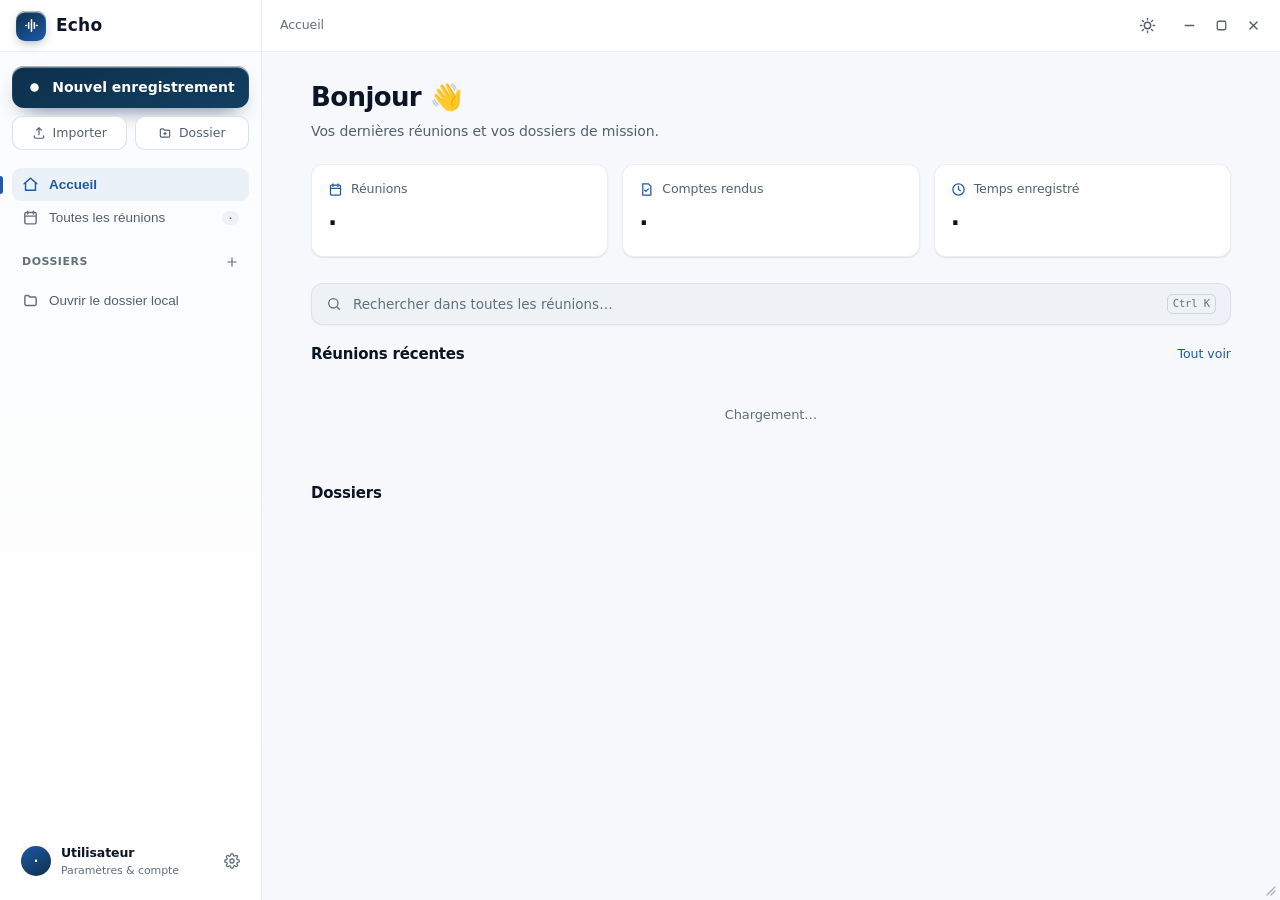
<file: ui/index.html>
<!doctype html>
<html lang="fr">
<head>
<meta charset="utf-8" />
<meta name="viewport" content="width=device-width, initial-scale=1" />
<!-- Only the app's own files run here: no remote script, style, frame or fetch. Inline
     scripts/styles stay allowed (the page builds its views with inline style attributes).
     Audio and images: the app files, data: URIs and the recordings virtual host. -->
<meta http-equiv="Content-Security-Policy" content="default-src 'self' file:; script-src 'self' file: 'unsafe-inline'; style-src 'self' file: 'unsafe-inline'; img-src 'self' file: data: https://echo-recordings; media-src 'self' data: blob: https://echo-recordings; font-src 'self' file: data:; frame-src 'self' about: data:; connect-src 'none'; object-src 'none'; base-uri 'none'; form-action 'none'" />
<title>Echo</title>
<link rel="stylesheet" href="app.css" />
</head>
<body>
<div class="win">
  <!-- ============ BARRE DE TITRE ============ -->
  <div class="titlebar pywebview-drag-region">
    <div class="tb-brand">
      <div class="logo"><svg viewBox="0 0 24 24" fill="none" stroke="currentColor" stroke-width="2.2" stroke-linecap="round"><path d="M4 12h1M8 8v8M12 4v16M16 8v8M20 12h-1"/></svg></div>
      <div class="wordmark">Echo</div>
    </div>
    <div class="tb-center"><div class="breadcrumb" id="crumb"><span data-i18n="nav_home">Accueil</span></div></div>
    <div class="tb-right">
      <button class="icon-btn" id="themeBtn" title="Thème clair / sombre" data-i18n-title="theme_toggle"><svg viewBox="0 0 24 24" fill="none" stroke="currentColor" stroke-width="2" stroke-linecap="round"><circle cx="12" cy="12" r="4.5"/><path d="M12 2v2M12 20v2M4.9 4.9l1.4 1.4M17.7 17.7l1.4 1.4M2 12h2M20 12h2M4.9 19.1l1.4-1.4M17.7 6.3l1.4-1.4"/></svg></button>
      <div class="win-controls">
        <button class="icon-btn" id="winMin" title="Réduire" data-i18n-title="win_min"><svg viewBox="0 0 24 24" fill="none" stroke="currentColor" stroke-width="2" stroke-linecap="round"><path d="M6 12h12"/></svg></button>
        <button class="icon-btn" id="winMax" title="Agrandir" data-i18n-title="win_max"><svg viewBox="0 0 24 24" fill="none" stroke="currentColor" stroke-width="1.8"><rect x="6" y="6" width="12" height="12" rx="2"/></svg></button>
        <button class="icon-btn close" id="winClose" title="Fermer (Echo continue dans la zone de notification)" data-i18n-title="win_close"><svg viewBox="0 0 24 24" fill="none" stroke="currentColor" stroke-width="2" stroke-linecap="round"><path d="M7 7l10 10M17 7L7 17"/></svg></button>
      </div>
    </div>
  </div>

  <!-- ============ COQUE ============ -->
  <div class="shell">
    <aside class="sidebar">
      <button class="btn-record" id="recordBtn"><svg viewBox="0 0 24 24" fill="none" stroke="currentColor" stroke-width="2"><circle cx="12" cy="12" r="6" fill="currentColor" stroke="none"/></svg><span id="recordLbl" data-i18n="record_new">Nouvel enregistrement</span></button>
      <div class="btn-ghost-row">
        <button class="btn-ghost" id="importBtn" title="Importer une réunion : transcript Teams (.docx / .vtt) ou fichier audio (.mp3, .m4a, .wav, .mp4…)" data-i18n-title="import_title"><svg viewBox="0 0 24 24" fill="none" stroke="currentColor" stroke-width="2" stroke-linecap="round"><path d="M12 15V3m0 0L8 7m4-4 4 4"/><path d="M4 17v2a2 2 0 0 0 2 2h12a2 2 0 0 0 2-2v-2"/></svg><span data-i18n="import">Importer</span></button>
        <button class="btn-ghost" id="newFolderBtn"><svg viewBox="0 0 24 24" fill="none" stroke="currentColor" stroke-width="2" stroke-linecap="round"><path d="M4 7a2 2 0 0 1 2-2h3l2 2h7a2 2 0 0 1 2 2v8a2 2 0 0 1-2 2H6a2 2 0 0 1-2-2z"/><path d="M12 11v4M10 13h4"/></svg><span data-i18n="folder">Dossier</span></button>
      </div>
      <div class="nav-group">
        <button class="nav-item active" data-view="home"><svg class="lead" viewBox="0 0 24 24" fill="none" stroke="currentColor" stroke-width="2" stroke-linecap="round"><path d="M3 11l9-8 9 8"/><path d="M5 10v10h14V10"/></svg><span data-i18n="nav_home">Accueil</span></button>
        <button class="nav-item" data-view="all"><svg class="lead" viewBox="0 0 24 24" fill="none" stroke="currentColor" stroke-width="2" stroke-linecap="round"><rect x="4" y="5" width="16" height="16" rx="2"/><path d="M4 10h16M8 3v4M16 3v4"/></svg><span data-i18n="nav_all">Toutes les réunions</span><span class="count" id="allCount">·</span></button>
      </div>
      <div class="nav-group">
        <div class="nav-label"><span data-i18n="folders">Dossiers</span> <button id="newFolderBtn2" title="Nouveau dossier" data-i18n-title="new_folder_title"><svg viewBox="0 0 24 24" fill="none" stroke="currentColor" stroke-width="2" stroke-linecap="round"><path d="M12 5v14M5 12h14"/></svg></button></div>
        <div id="folderTree"></div>
        <button class="nav-item" id="openRecDir" style="margin-top:6px"><svg class="lead" viewBox="0 0 24 24" fill="none" stroke="currentColor" stroke-width="2" stroke-linecap="round"><path d="M4 7a2 2 0 0 1 2-2h3l2 2h7a2 2 0 0 1 2 2v8a2 2 0 0 1-2 2H6a2 2 0 0 1-2-2z"/></svg><span data-i18n="open_local">Ouvrir le dossier local</span></button>
      </div>
      <div class="sidebar-footer">
        <div class="api-ind" id="apiInd" style="display:none"></div>
        <div class="user-row" role="button" tabindex="0" data-view="settings" title="Paramètres" data-i18n-title="settings_title">
          <div class="avatar" id="userAv">·</div>
          <div class="who"><b id="userName">Utilisateur</b><span data-i18n="settings_account">Paramètres &amp; compte</span></div>
          <svg class="gear" viewBox="0 0 24 24" fill="none" stroke="currentColor" stroke-width="2" stroke-linecap="round"><circle cx="12" cy="12" r="3"/><path d="M19.4 15a1.65 1.65 0 0 0 .33 1.82l.06.06a2 2 0 1 1-2.83 2.83l-.06-.06a1.65 1.65 0 0 0-1.82-.33 1.65 1.65 0 0 0-1 1.51V21a2 2 0 0 1-4 0v-.09A1.65 1.65 0 0 0 9 19.4a1.65 1.65 0 0 0-1.82.33l-.06.06a2 2 0 1 1-2.83-2.83l.06-.06a1.65 1.65 0 0 0 .33-1.82 1.65 1.65 0 0 0-1.51-1H3a2 2 0 0 1 0-4h.09A1.65 1.65 0 0 0 4.6 9a1.65 1.65 0 0 0-.33-1.82l-.06-.06a2 2 0 1 1 2.83-2.83l.06.06a1.65 1.65 0 0 0 1.82.33H9a1.65 1.65 0 0 0 1-1.51V3a2 2 0 0 1 4 0v.09a1.65 1.65 0 0 0 1 1.51 1.65 1.65 0 0 0 1.82-.33l.06-.06a2 2 0 1 1 2.83 2.83l-.06.06a1.65 1.65 0 0 0-.33 1.82V9a1.65 1.65 0 0 0 1.51 1H21a2 2 0 0 1 0 4h-.09a1.65 1.65 0 0 0-1.51 1z"/></svg>
        </div>
      </div>
    </aside>

    <main class="main"><div class="viewport" id="viewport">
      <!-- HOME -->
      <section class="view active" data-page="home"><div class="page">
        <div class="page-head"><h1 id="hello">Bonjour 👋</h1><p data-i18n="home_sub">Vos dernières réunions et vos dossiers de mission.</p></div>
        <div class="rec-banner" id="recBanner">
          <span class="pulse"></span>
          <span class="rb-timer" id="rbTimer">00:00</span>
          <span class="rb-name" id="rbName">Enregistrement…</span>
          <button id="rbWidget" title="Ré-afficher le widget flottant" data-i18n-title="widget_title"><svg viewBox="0 0 24 24" fill="none" stroke="currentColor" stroke-width="2" stroke-linecap="round"><rect x="3" y="5" width="18" height="14" rx="2"/><rect x="12" y="11" width="6" height="5" rx="1"/></svg><span data-i18n="widget">Widget</span></button>
          <button class="stop" id="rbStop" data-i18n="stop_gen_cr">Arrêter &amp; générer le CR</button>
          <span class="rb-warn" id="rbWarn"></span>
        </div>
        <div class="stat-row stagger">
          <div class="stat"><div class="k"><svg viewBox="0 0 24 24" fill="none" stroke="currentColor" stroke-width="2" stroke-linecap="round"><rect x="4" y="5" width="16" height="16" rx="2"/><path d="M4 10h16M8 3v4M16 3v4"/></svg><span data-i18n="stat_meetings">Réunions</span></div><div class="v" id="statTotal">·</div></div>
          <div class="stat"><div class="k"><svg viewBox="0 0 24 24" fill="none" stroke="currentColor" stroke-width="2" stroke-linecap="round"><path d="M6 3h9l4 4v14H6z"/><path d="M9 13l2 2 4-4"/></svg><span data-i18n="stat_crs">Comptes rendus</span></div><div class="v" id="statDone">·</div></div>
          <div class="stat"><div class="k"><svg viewBox="0 0 24 24" fill="none" stroke="currentColor" stroke-width="2" stroke-linecap="round"><circle cx="12" cy="12" r="9"/><path d="M12 7v5l3 2"/></svg><span data-i18n="stat_time">Temps enregistré</span></div><div class="v" id="statTime">·</div></div>
        </div>
        <label class="gsearch"><svg viewBox="0 0 24 24" fill="none" stroke="currentColor" stroke-width="2" stroke-linecap="round"><circle cx="11" cy="11" r="7"/><path d="m20 20-3.5-3.5"/></svg><input id="homeSearch" type="text" placeholder="Rechercher dans toutes les réunions…" data-i18n-ph="gsearch_ph" autocomplete="off"/><kbd>Ctrl K</kbd></label>
        <div class="meet-list stagger" id="searchResults" style="display:none"></div>
        <div id="homeStd">
          <div class="section-title"><h2 data-i18n="recent_meetings">Réunions récentes</h2><button type="button" class="link-btn" data-view="all" data-i18n="see_all">Tout voir</button></div>
          <div class="meet-list stagger" id="recentList"><div class="empty" data-i18n="loading">Chargement…</div></div>
          <div class="section-title" style="margin-top:28px"><h2 data-i18n="folders">Dossiers</h2></div>
          <div class="folder-grid stagger" id="folderGrid"></div>
        </div>
      </div></section>

      <!-- TOUTES LES RÉUNIONS -->
      <section class="view" data-page="all"><div class="page">
        <div class="page-head"><h1 id="allTitle" data-i18n="nav_all">Toutes les réunions</h1><p id="allSub">&nbsp;</p></div>
        <div class="filters">
          <label class="fsearch"><svg viewBox="0 0 24 24" fill="none" stroke="currentColor" stroke-width="2" stroke-linecap="round"><circle cx="11" cy="11" r="7"/><path d="m20 20-3.5-3.5"/></svg><input id="fSearch" type="text" placeholder="Filtrer par nom…" data-i18n-ph="filter_name_ph" autocomplete="off"></label>
          <select class="select" id="fMission"><option value="" data-i18n="all_folders">Tous les dossiers</option></select>
          <select class="select" id="fStatus">
            <option value="" data-i18n="all_status">Tous les statuts</option>
            <option value="done" data-i18n="opt_status_done">Compte rendu</option>
            <option value="recorded" data-i18n="opt_status_recorded">Enregistré</option>
            <option value="running" data-i18n="opt_status_running">Traitement</option>
            <option value="waiting" data-i18n="opt_status_waiting">En attente de l'API</option>
            <option value="error" data-i18n="opt_status_error">Erreur</option>
          </select>
          <select class="select" id="fDate">
            <option value="" data-i18n="all_dates">Toutes les dates</option>
            <option value="7" data-i18n="date_7">7 derniers jours</option>
            <option value="30" data-i18n="date_30">30 derniers jours</option>
            <option value="90" data-i18n="date_90">90 derniers jours</option>
          </select>
          <button class="btn ghost" id="fSelBtn" data-i18n="select_btn">Sélectionner</button>
        </div>
        <div class="selbar" id="selBar">
          <span class="sc" id="selCount">0 sélectionnée</span>
          <button class="btn ghost" id="selAll" data-i18n="select_all">Tout sélectionner</button>
          <button class="btn" id="selGen" data-i18n="gen_transcript">Générer le transcript</button>
          <button class="btn danger" id="selDel" data-i18n="delete">Supprimer</button>
          <button class="btn ghost" id="selCancel" data-i18n="cancel">Annuler</button>
        </div>
        <div class="meet-list" id="allList"><div class="empty" data-i18n="loading">Chargement…</div></div>
      </div></section>

      <!-- DÉTAIL RÉUNION -->
      <section class="view" data-page="meeting"><div class="page" id="detailPage"></div></section>

      <!-- PARAMÈTRES -->
      <section class="view" data-page="settings"><div class="page">
        <div class="page-head"><h1 data-i18n="settings_title">Paramètres</h1><p data-i18n="settings_sub">Enregistrement, transcription, comptes rendus et fournisseurs IA.</p></div>
        <div class="settings-layout">
          <div class="set-nav" id="setNav"></div>
          <div class="set-content" id="setContent"></div>
        </div>
      </div></section>
    </div></main>
  </div>
</div>

<div class="toast-host" id="toastHost"></div>
<audio id="trAudio" style="display:none"></audio>
<div class="modal-host" id="modalHost"></div>
<div class="win-grip" id="winGrip" title="Redimensionner"><svg viewBox="0 0 10 10" fill="none" stroke="currentColor" stroke-width="1.4" stroke-linecap="round"><path d="M9 1 1 9M9 5 5 9"/></svg></div>

<script src="common.js"></script>
<script src="i18n.js"></script>
<script>
/* ============================== utilitaires ============================== */
const $=(s,r=document)=>r.querySelector(s), $$=(s,r=document)=>[...r.querySelectorAll(s)];
const api=()=> (window.pywebview && window.pywebview.api) || null;
let META=null, READY=false, CUR=null, ALL_CACHE=[], LANG='fr';
const initials=n=>{n=(n||'').trim();if(!n)return'·';const p=n.split(/[\s,]+/).filter(Boolean);return((p[0]?.[0]||'')+(p[1]?.[0]||'')).toUpperCase()||n[0].toUpperCase();};
const AVCOL=['linear-gradient(150deg,#1e5aa8,#0d2f4b)','linear-gradient(150deg,#7a5af5,#4530b3)','linear-gradient(150deg,#1f9d6b,#0d6b47)','linear-gradient(150deg,#d98410,#8a5205)','linear-gradient(150deg,#e5484d,#a11f24)','linear-gradient(150deg,#0ea5e9,#0b6ea8)'];
const avColor=name=>{let h=0;for(const c of (name||''))h=(h*31+c.charCodeAt(0))>>>0;return AVCOL[h%AVCOL.length];};
function t(key,...args){
  const tbl=I18N[LANG]||I18N.fr;
  let s=(key in tbl)?tbl[key]:(key in I18N.fr?I18N.fr[key]:key);
  if(args.length)s=String(s).replace(/\{(\d+)\}/g,(m,i)=>args[i]!==undefined?args[i]:m);
  return s;
}
/* pluriel FR/EN : mot au singulier/pluriel selon n (EN souvent invariant, géré par le dico) */
const plu=(n,sg,pl)=>t(n>1?pl:sg);
/* durée cumulée -> "Xh Ym" / "Ym" / "0 min" (temps enregistré, page d'accueil) */
function fmtDur(sec){sec=Math.max(0,Math.round(sec||0));const h=Math.floor(sec/3600),m=Math.round((sec%3600)/60);if(h>0)return m>0?`${h}h ${m}min`:`${h}h`;return `${m} min`;}
function stateLbl(k){const s=t('state_'+k);return s==='state_'+k?k:s;}
/* libellés statiques marqués data-i18n / -html / -title / -ph / -aria */
function applyStaticI18n(root=document){
  $$('[data-i18n]',root).forEach(e=>e.textContent=t(e.dataset.i18n));
  $$('[data-i18n-html]',root).forEach(e=>e.innerHTML=t(e.dataset.i18nHtml));
  $$('[data-i18n-title]',root).forEach(e=>e.title=t(e.dataset.i18nTitle));
  $$('[data-i18n-ph]',root).forEach(e=>e.setAttribute('placeholder',t(e.dataset.i18nPh)));
  $$('[data-i18n-aria]',root).forEach(e=>e.setAttribute('aria-label',t(e.dataset.i18nAria)));
}
function setCrumb(arr){$('#crumb').innerHTML=arr.map((x,i,a)=>i<a.length-1?`<span>${esc(x)}</span><span class="sep">›</span>`:`<b>${esc(x)}</b>`).join('');}
function crumbFor(v){if(v==='all')return[t('nav_home'),t('nav_all')];if(v==='settings')return[t('nav_home'),t('settings_title')];return[t('nav_home')];}
/* bascule de langue : persiste, ré-applique le statique + re-render la vue active
   (l'état, réunion ouverte et onglet, est préservé). Aucun redémarrage / reload. */
async function applyLang(v){
  LANG=(v==='en')?'en':'fr';
  document.documentElement.setAttribute('lang',LANG);
  applyStaticI18n();
  const active=$('.view.active');
  const page=active?active.dataset.page:'home';
  if(page==='meeting'&&CUR&&CUR.meta&&CUR.meta.path){
    const at=$('.tab.active'); const tab=at?at.dataset.tab:null;
    await openMeeting(CUR.meta.path);
    if(tab){const tb=$(`.tab[data-tab="${tab}"]`);if(tb)tb.click();}
  }else if(page==='all'){
    const first=$('#fMission option[value=""]'); if(first)first.textContent=t('all_folders');
    applyAllFilters();
  }else{
    setCrumb(crumbFor(page));
    if(page==='home')loadHome(); else if(page==='settings')renderSettings();
  }
}

/* toast(msg) = confirmation ; toast(msg,'err') = échec (icône d'alerte, reste plus longtemps). */
function toast(msg,kind){
  const h=$('#toastHost');const e=document.createElement('div');const err=kind==='err';
  e.className='toast'+(err?' err':'');e.setAttribute('role',err?'alert':'status');
  e.innerHTML=(err?'<svg viewBox="0 0 24 24" fill="none" stroke="currentColor" stroke-width="2.4" stroke-linecap="round"><path d="M12 8v5M12 16.5h.01"/><circle cx="12" cy="12" r="9"/></svg>'
                  :'<svg viewBox="0 0 24 24" fill="none" stroke="currentColor" stroke-width="2.4" stroke-linecap="round"><path d="M5 12l5 5 9-11"/></svg>')+esc(msg);
  h.appendChild(e);requestAnimationFrame(()=>e.classList.add('show'));
  setTimeout(()=>{e.classList.remove('show');setTimeout(()=>e.remove(),300);},err?4200:2400);
}
/* Message d'un appel du pont en échec : le code d'erreur traduit s'il est connu (err_<code>),
   sinon le texte renvoyé par le pont, sinon la clé de repli. */
function errText(r,fallbackKey){
  const c=r&&r.error_code;
  if(c&&('err_'+c) in I18N.fr)return t('err_'+c,(r&&r.provider)||'');
  return (r&&r.error)||t(fallbackKey);
}
/* set_setting renvoie false si la clé est refusée ou l'écriture a échoué. */
async function saveSetting(k,v){try{return (await api().set_setting(k,v))!==false;}catch(e){return false;}}
/* open_path renvoie false hors du dossier des enregistrements, sur un fichier absent ou exécutable. */
async function openPath(p){let ok=false;try{ok=await api().open_path(p);}catch(e){}if(ok===false)toast(t('open_fail'),'err');}

/* ---------- modales maison (aucun prompt/confirm natif : leurs boîtes
   WebView2 affichent l'adresse 127.0.0.1 en titre) ----------
   Clavier : Échap = Annuler ; Entrée ne valide que depuis un champ texte ou le bouton OK
   (jamais quand le focus est sur Annuler) ; Tab reste piégé dans la modale ; le focus
   revient à l'élément d'origine à la fermeture. Action « danger » : focus initial sur Annuler. */
function modal({title,sub='',body='',okLabel=t('save'),cancelLabel=t('cancel'),danger=false,wide=false,onOpen,collect}){
  return new Promise(resolve=>{
    const host=$('#modalHost');
    const opener=document.activeElement;
    host.innerHTML=`<div class="modal${wide?' wide':''}" role="dialog" aria-modal="true" aria-labelledby="mTitle">
      <h3 id="mTitle">${esc(title)}</h3>${sub?`<p class="msub">${sub}</p>`:''}
      <div class="mbody">${body}</div>
      <div class="mfoot">
        ${cancelLabel!==null?`<button class="btn" data-m="cancel">${esc(cancelLabel)}</button>`:''}
        <button class="btn ${danger?'danger':'primary'}" data-m="ok">${esc(okLabel)}</button>
      </div>
    </div>`;
    host.classList.add('open');
    const okBtn=host.querySelector('[data-m="ok"]'),cb=host.querySelector('[data-m="cancel"]');
    const close=v=>{
      host.classList.remove('open');setTimeout(()=>{host.innerHTML='';},200);
      document.removeEventListener('keydown',onKey,true);
      try{if(opener&&opener.focus&&document.contains(opener))opener.focus();}catch(e){}
      resolve(v);
    };
    const ok=()=>close(collect?collect(host):true);
    okBtn.onclick=ok;
    if(cb)cb.onclick=()=>close(null);
    host.onmousedown=e=>{if(e.target===host)close(null);};
    const focusables=()=>$$('input,textarea,select,button,[tabindex]:not([tabindex="-1"])',host.querySelector('.modal')).filter(x=>!x.disabled&&x.offsetParent!==null);
    function onKey(e){
      if(e.key==='Escape'){e.preventDefault();e.stopPropagation();close(null);return;}
      if(e.key==='Enter'){
        const tg=e.target;
        const isField=tg&&tg.tagName==='INPUT'&&tg.type!=='button'&&tg.type!=='checkbox';
        if(isField||tg===okBtn){e.preventDefault();ok();}
        return;   // Annuler, textarea, autres boutons : comportement natif
      }
      if(e.key==='Tab'){
        const f=focusables();if(!f.length)return;
        const first=f[0],last=f[f.length-1];
        if(!host.contains(document.activeElement)){e.preventDefault();first.focus();}
        else if(e.shiftKey&&document.activeElement===first){e.preventDefault();last.focus();}
        else if(!e.shiftKey&&document.activeElement===last){e.preventDefault();first.focus();}
      }
    }
    document.addEventListener('keydown',onKey,true);
    if(onOpen)onOpen(host);
    setTimeout(()=>{
      if(danger&&cb){cb.focus();return;}
      const f=host.querySelector('input,textarea');
      if(f){f.focus();f.select&&f.select();}else okBtn.focus();
    },60);
  });
}
const askText=(title,{sub='',label='',value='',placeholder='',okLabel=t('save')}={})=>
  modal({title,sub,okLabel,body:`${label?`<label>${esc(label)}</label>`:''}<input type="text" id="mInput" value="${esc(value)}" placeholder="${esc(placeholder)}"/>`,
         collect:h=>h.querySelector('#mInput').value.trim()});
const askConfirm=(title,sub,okLabel=t('confirm'),danger=false)=>
  modal({title,sub,okLabel,danger,collect:()=>true});

/* ============================== routage ============================== */
let allFilter=null; // {flag:id,name} | {q:'texte'} | null
let _omSeq=0;      // séquence de openMeeting (voir plus bas)
function showView(v,crumbExtra){
  if(v!=='meeting')_omSeq++;
  $$('.view').forEach(el=>el.classList.toggle('active',el.dataset.page===v));
  $$('.nav-item[data-view]').forEach(b=>b.classList.toggle('active',b.dataset.view===v));
  let c=crumbFor(v);
  if(v==='meeting'&&crumbExtra)c=[t('nav_home'),t('meetings_word'),crumbExtra];
  setCrumb(c);
  $('#viewport').scrollTop=0;
  if(v==='home'){allFilter=null;loadHome();}
  if(v==='all')loadAll();
  if(v==='settings')renderSettings();
}
document.addEventListener('click',e=>{const n=e.target.closest('[data-view]');if(n){if(n.dataset.view==='all')allFilter=null;showView(n.dataset.view);}});
document.addEventListener('click',e=>{const mn=document.getElementById('dMenu'),sb=document.getElementById('dShare');if(mn&&!mn.contains(e.target)&&sb&&!sb.contains(e.target))mn.classList.remove('open');});
/* Ctrl+K = aller à l'accueil et focus la recherche globale (l'ancienne recherche de la
   barre de titre est supprimée : la recherche vit sur l'accueil, au-dessus des récentes). */
document.addEventListener('keydown',e=>{if(e.ctrlKey&&e.key.toLowerCase()==='k'){e.preventDefault();showView('home');setTimeout(()=>{const i=$('#homeSearch');if(i)i.focus();},60);}});
/* Clavier : Entrée / Espace activent les éléments non-<button> marqués role="button" ou
   role="switch" / "checkbox" (cartes réunion, dossiers, modèles, captures, interrupteurs, puces). */
document.addEventListener('keydown',e=>{
  if(e.key!=='Enter'&&e.key!==' ')return;
  const el=e.target;
  if(!el||el.tagName==='BUTTON'||el.tagName==='INPUT'||el.tagName==='TEXTAREA'||el.tagName==='SELECT')return;
  if(el.matches&&el.matches('[role="button"],[role="switch"],[role="checkbox"]')){e.preventDefault();el.click();}
});

/* ============================== fenêtre ============================== */
$('#winMin').onclick=()=>{if(api()){api().set_ui_visible('main',false);api().win_minimize();}};
$('#winMax').onclick=()=>api()&&api().win_maximize();
$('#winClose').onclick=()=>{if(api()){api().set_ui_visible('main',false);api().win_close();}};
$('#themeBtn').onclick=()=>{const r=document.documentElement;const cur=r.getAttribute('data-theme');const dark=cur==='dark'||(cur!=='light'&&matchMedia('(prefers-color-scheme: dark)').matches);setTheme(dark?'light':'dark');};
function setTheme(mode){const r=document.documentElement;if(mode==='system'){r.removeAttribute('data-theme');}else{r.setAttribute('data-theme',mode);}if(api())api().set_setting('ui_theme',mode==='system'?'':mode);if(META)META.settings.ui_theme=(mode==='system'?'':mode);const seg=$('.seg[data-theme-seg]');if(seg)$$('button',seg).forEach(b=>{b.classList.toggle('active',b.dataset.val===mode);b.setAttribute('aria-pressed',String(b.dataset.val===mode));});}
/* poignée de redimensionnement (frameless : pas de bord natif) */
(function(){
  // Resize fluide : on coalesce a une seule mise a jour par frame (rAF) avec la
  // derniere taille visee, au lieu d'un throttle setTimeout(40ms) saccade.
  const g=$('#winGrip');let sx,sy,sw,sh,drag=false,raf=0,pend=null;
  g.addEventListener('pointerdown',e=>{drag=true;g.setPointerCapture(e.pointerId);sx=e.screenX;sy=e.screenY;sw=window.innerWidth;sh=window.innerHeight;e.preventDefault();});
  g.addEventListener('pointermove',e=>{if(!drag)return;pend=[Math.max(800,sw+(e.screenX-sx)),Math.max(560,sh+(e.screenY-sy))];if(!raf)raf=requestAnimationFrame(()=>{raf=0;if(pend&&api())api().win_resize(pend[0],pend[1]);});});
  g.addEventListener('pointerup',e=>{drag=false;g.releasePointerCapture(e.pointerId);if(pend&&api())api().win_resize(pend[0],pend[1]);});
})();

/* ============================== actions globales ============================== */
$('#recordBtn').onclick=async()=>{const st=await api().get_state();if(st.recording){api().stop();toast(t('toast_stopping'));}else{api().start();toast(t('toast_starting'));}};
$('#rbStop').onclick=()=>{api().stop();toast(t('toast_stopping'));};
$('#rbWidget').onclick=async()=>{try{const ok=await api().widget_show();if(ok===false)toast(t('widget_during_rec'));}catch(e){}};
$('#importBtn').onclick=()=>api().import_teams();
$('#openRecDir').onclick=()=>api().open_folder();
async function newFolder(){
  const name=await askText(t('new_folder_title'),{sub:t('nf_sub'),label:t('nf_label'),placeholder:t('nf_ph'),okLabel:t('create')});
  if(!name)return;
  let ok=false;try{ok=await api().add_flag(name,'#1e5aa8');}catch(e){}
  if(!ok){toast(t('folder_create_fail'),'err');return;}
  await refreshMeta();loadHome();toast(t('folder_created'));
}
$('#newFolderBtn').onclick=newFolder;$('#newFolderBtn2').onclick=newFolder;

/* ============================== recherche globale (accueil) ============================== */
/* Plein-texte sur toutes les réunions (titres, transcripts, CR .md, notes, résumés),
   insensible aux accents et à la casse (le backend fait la recherche linguistique).
   Pendant une recherche, les résultats remplacent « Réunions récentes / Dossiers ». */
let _gsTimer=0,_gsSeq=0;
function gsKind(k){return t('kind_'+k)||k;}
function gsMark(sn){
  const s=Math.max(0,sn.s|0),l=Math.max(0,sn.l|0),txt=sn.text||'';
  if(!l||s>=txt.length)return esc(txt);
  return esc(txt.slice(0,s))+'<mark>'+esc(txt.slice(s,s+l))+'</mark>'+esc(txt.slice(s+l));
}
async function runGlobalSearch(q){
  const seq=++_gsSeq;
  const box=$('#searchResults'),std=$('#homeStd');
  let res=[];
  try{res=await api().search_all(q)||[];}catch(e){res=[];}
  if(seq!==_gsSeq)return;                     // une frappe plus récente a relancé la recherche
  std.style.display='none';box.style.display='';
  if(!res.length){box.innerHTML=`<div class="empty">${t('gsearch_none')}</div>`;return;}
  box.innerHTML=`<div class="gs-count">${t('gsearch_n').replace('{n}',res.length)}</div>`+res.map(r=>{
    const m=r.meta||{};
    const snips=(r.matches||[]).map(sn=>`<div class="gs-snip"><span class="gs-kind">${esc(gsKind(sn.kind))}</span>${gsMark(sn)}</div>`).join('');
    return `<div class="meet-card" role="button" tabindex="0" data-path="${esc(m.path)}">
      <div class="meet-ico"><svg viewBox="0 0 24 24" fill="none" stroke="currentColor" stroke-width="2" stroke-linecap="round"><circle cx="11" cy="11" r="7"/><path d="m20 20-3.5-3.5"/></svg></div>
      <div class="meet-main"><h3>${esc(m.name||'')}</h3><div class="meet-meta"><span>${esc(m.sub||'')}</span></div>${snips}</div>
      <div><span class="badge ${esc(m.state||'')}"><span class="d"></span>${stateLbl(m.state)}</span></div>
    </div>`;}).join('');
  $$('.meet-card',box).forEach(c=>c.onclick=()=>openMeeting(c.dataset.path));
}
function clearGlobalSearch(){
  _gsSeq++;const box=$('#searchResults'),std=$('#homeStd');
  if(box){box.style.display='none';box.innerHTML='';}
  if(std)std.style.display='';
}
(function(){
  const i=$('#homeSearch');if(!i)return;
  i.addEventListener('input',()=>{
    const q=i.value.trim();
    clearTimeout(_gsTimer);
    if(q.length<2){clearGlobalSearch();return;}
    _gsTimer=setTimeout(()=>runGlobalSearch(q),250);
  });
  i.addEventListener('keydown',e=>{if(e.key==='Escape'){i.value='';clearGlobalSearch();i.blur();}});
})();

/* ============================== accueil ============================== */
async function refreshMeta(){
  META=await api().get_meta();
  $('#allCount').textContent=await api().total_recents();
  const nm=(META.settings.user_name||'').trim();
  $('#userName').textContent=nm||t('user_default');
  $('#userAv').textContent=initials(nm||'Echo');
  const tree=$('#folderTree');
  tree.innerHTML=(META.flags||[]).map(f=>`<div class="folder-row" role="button" tabindex="0" data-flag="${esc(f.id)}" title="${esc(f.name)}"><span class="dot" style="background:${esc(f.color)}"></span><span class="nm">${esc(f.name)}</span></div>`).join('')
    ||`<div class="folder-empty">${t('no_folders_side')}</div>`;
  $$('.folder-row[data-flag]',tree).forEach(r=>r.onclick=()=>{const f=(META.flags||[]).find(x=>x.id===r.dataset.flag);allFilter={flag:r.dataset.flag,name:f?f.name:''};showView('all');});
}
async function loadHome(){
  const nm=(META?.settings.user_name||'').trim();
  $('#hello').textContent=nm?t('hello_name',nm.split(' ')[0]):t('hello');
  const recents=await api().recents(6);
  ALL_CACHE=await api().all_recents();
  $('#statTotal').textContent=ALL_CACHE.length;
  $('#statDone').textContent=ALL_CACHE.filter(x=>x.state==='done').length;
  $('#statTime').textContent=fmtDur(ALL_CACHE.reduce((a,x)=>a+(x.dur_s||0),0));
  renderList($('#recentList'),recents);
  const fg=$('#folderGrid');const flags=META?.flags||[];
  fg.innerHTML=flags.length?flags.map(f=>{
    const n=ALL_CACHE.filter(x=>x.flag===f.id).length;
    return `<div class="folder-card" role="button" tabindex="0" data-flag="${esc(f.id)}"><div class="fi" style="background:color-mix(in srgb, ${esc(f.color)} 14%, transparent);color:${esc(f.color)}"><svg viewBox="0 0 24 24" fill="none" stroke="currentColor" stroke-width="2" stroke-linecap="round"><path d="M4 7a2 2 0 0 1 2-2h3l2 2h7a2 2 0 0 1 2 2v8a2 2 0 0 1-2 2H6a2 2 0 0 1-2-2z"/></svg></div><h4>${esc(f.name)}</h4><span>${n} ${plu(n,'meeting_sg','meeting_pl')}</span></div>`;
  }).join(''):`<div class="empty" style="grid-column:1/-1">${t('no_folders_grid')}</div>`;
  $$('.folder-card[data-flag]',fg).forEach(c=>c.onclick=()=>{const f=flags.find(x=>x.id===c.dataset.flag);allFilter={flag:c.dataset.flag,name:f?f.name:''};showView('all');});
}
/* Pastille « CR manquant » : transcript présent mais aucun compte rendu (et pas en cours
   de traitement) : un clic lance la génération sans ouvrir la réunion. */
function crChip(m){
  return (m.has_tr&&!m.has_cr&&m.state!=='running'&&m.state!=='waiting')
    ?`<button class="chip-warn" data-gen title="${t('cr_missing_tip')}">${t('cr_missing')}</button>`:'';
}
function genFromChip(path,card){
  api().generate(path);toast(t('cr_gen_started'));
  const b=card&&card.querySelector('[data-gen]');if(b)b.remove();
}
function renderList(box,items){
  if(!items||!items.length){box.innerHTML=`<div class="empty"><svg viewBox="0 0 24 24" fill="none" stroke="currentColor" stroke-width="1.6" stroke-linecap="round"><path d="M12 2a3 3 0 0 1 3 3v6a3 3 0 0 1-6 0V5a3 3 0 0 1 3-3z"/><path d="M6 11a6 6 0 0 0 12 0M12 17v4"/></svg><br/>${t('no_recordings')}</div>`;return;}
  box.innerHTML=items.map(m=>{
    const fl=(META?.flags||[]).find(f=>f.id===m.flag);
    return `<div class="meet-card" role="button" tabindex="0" data-path="${esc(m.path)}">
      <div class="meet-ico"><svg viewBox="0 0 24 24" fill="none" stroke="currentColor" stroke-width="2" stroke-linecap="round"><path d="M12 2a3 3 0 0 1 3 3v6a3 3 0 0 1-6 0V5a3 3 0 0 1 3-3z"/><path d="M6 11a6 6 0 0 0 12 0M12 17v4"/></svg></div>
      <div class="meet-main"><h3>${esc(m.name)}</h3><div class="meet-meta"><span>${esc(m.sub||'')}</span>${fl?`<span class="chip-flag" style="background:color-mix(in srgb, ${esc(fl.color)} 15%, transparent);color:${esc(fl.color)}">${esc(fl.name)}</span>`:''}</div></div>
      <div style="display:flex;align-items:center;gap:8px">${crChip(m)}<span class="badge ${esc(m.state)}"><span class="d"></span>${stateLbl(m.state)}</span></div>
    </div>`;}).join('');
  $$('.meet-card',box).forEach(c=>c.onclick=e=>{
    if(e.target.closest('[data-gen]')){e.stopPropagation();genFromChip(c.dataset.path,c);return;}
    openMeeting(c.dataset.path);
  });
}
let selMode=false; const selSet=new Set();
async function loadAll(){
  const all=ALL_CACHE.length?ALL_CACHE:await api().all_recents();
  ALL_CACHE=all;
  // Options « dossier » + pre-remplissage depuis la navigation laterale.
  $('#fMission').innerHTML=`<option value="">${t('all_folders')}</option>`+
    (META.flags||[]).map(f=>`<option value="${esc(f.id)}">${esc(f.name)}</option>`).join('');
  if(allFilter&&allFilter.flag){$('#fMission').value=allFilter.flag;}
  if(allFilter&&allFilter.q){$('#fSearch').value=allFilter.q;}
  allFilter=null;
  applyAllFilters();
}
function applyAllFilters(){
  const q=($('#fSearch').value||'').trim().toLowerCase();
  const mi=$('#fMission').value, st=$('#fStatus').value, dd=$('#fDate').value;
  let items=ALL_CACHE.slice();
  if(mi)items=items.filter(x=>x.flag===mi);
  if(st)items=items.filter(x=>x.state===st);
  if(q)items=items.filter(x=>(x.name||'').toLowerCase().includes(q));
  if(dd){const days=parseInt(dd,10),now=Date.now();
    items=items.filter(x=>{if(!x.date)return false;const t=Date.parse(x.date+'T00:00:00');return !isNaN(t)&&(now-t)<=days*86400000;});}
  $('#allSub').textContent=`${items.length} ${plu(items.length,'meeting_sg','meeting_pl')}`;
  renderMeetings($('#allList'),items,true);
  updateSelBar();
}
function renderMeetings(box,items,withTools){
  if(!items||!items.length){box.innerHTML=`<div class="empty"><svg viewBox="0 0 24 24" fill="none" stroke="currentColor" stroke-width="1.6" stroke-linecap="round"><path d="M12 2a3 3 0 0 1 3 3v6a3 3 0 0 1-6 0V5a3 3 0 0 1 3-3z"/><path d="M6 11a6 6 0 0 0 12 0M12 17v4"/></svg><br/>${t('no_meetings')}</div>`;return;}
  box.innerHTML=items.map(m=>{
    const fl=(META?.flags||[]).find(f=>f.id===m.flag);
    const sel=selSet.has(m.path);
    return `<div class="meet-card${sel?' sel':''}" role="button" tabindex="0" data-path="${esc(m.path)}">
      ${withTools?`<span class="mc-check"><svg viewBox="0 0 24 24" fill="none" stroke="currentColor" stroke-width="3" stroke-linecap="round"><path d="M5 12l5 5 9-11"/></svg></span>`:''}
      <div class="meet-ico"><svg viewBox="0 0 24 24" fill="none" stroke="currentColor" stroke-width="2" stroke-linecap="round"><path d="M12 2a3 3 0 0 1 3 3v6a3 3 0 0 1-6 0V5a3 3 0 0 1 3-3z"/><path d="M6 11a6 6 0 0 0 12 0M12 17v4"/></svg></div>
      <div class="meet-main"><h3>${esc(m.name)}</h3><div class="meet-meta"><span>${esc(m.sub||'')}</span>${fl?`<span class="chip-flag" style="background:color-mix(in srgb, ${esc(fl.color)} 15%, transparent);color:${esc(fl.color)}">${esc(fl.name)}</span>`:''}</div></div>
      <div style="display:flex;align-items:center;gap:8px">${crChip(m)}<span class="badge ${esc(m.state)}"><span class="d"></span>${stateLbl(m.state)}</span></div>
      ${withTools?`<button class="meet-del" title="${t('del_title')}"><svg viewBox="0 0 24 24" fill="none" stroke="currentColor" stroke-width="2" stroke-linecap="round"><path d="M4 7h16M9 7V5h6v2M6 7l1 13h10l1-13"/></svg></button>`:''}
    </div>`;}).join('');
  $$('.meet-card',box).forEach(c=>{
    const path=c.dataset.path;
    c.onclick=e=>{
      if(e.target.closest('.meet-del')){e.stopPropagation();delMeeting(path);return;}
      if(e.target.closest('[data-gen]')){e.stopPropagation();genFromChip(path,c);return;}
      if(selMode){toggleSel(path,c);return;}
      openMeeting(path);
    };
  });
}
function toggleSel(path,card){
  if(selSet.has(path)){selSet.delete(path);card&&card.classList.remove('sel');}
  else{selSet.add(path);card&&card.classList.add('sel');}
  updateSelBar();
}
function updateSelBar(){
  const n=selSet.size;
  $('#selCount').textContent=n?`${n} ${plu(n,'sel_sg','sel_pl')}`:t('select_none');
  $('#selBar').classList.toggle('on',selMode);
  document.body.classList.toggle('sel-mode',selMode);
  $('#fSelBtn').textContent=selMode?t('select_exit'):t('select_btn');
}
function setSelMode(on){selMode=on;if(!on)selSet.clear();applyAllFilters();}
async function delMeeting(path){
  const ok=await askConfirm(t('del_meeting_title'),t('del_meeting_sub'),t('delete'),true);
  if(!ok)return;
  const r=await api().delete_session(path);
  if(r&&r.ok){selSet.delete(path);ALL_CACHE=ALL_CACHE.filter(x=>x.path!==path);toast(t('del_meeting_toast'));applyAllFilters();}
  else toast(errText(r,'del_fail'),'err');
}
/* filtres + barre de selection : cables une fois (elements statiques) */
$('#fSearch').oninput=()=>applyAllFilters();
['fMission','fStatus','fDate'].forEach(id=>{$('#'+id).onchange=()=>applyAllFilters();});
$('#fSelBtn').onclick=()=>setSelMode(!selMode);
$('#selCancel').onclick=()=>setSelMode(false);
$('#selAll').onclick=()=>{const cards=$$('#allList .meet-card');const allSel=cards.length&&[...cards].every(c=>selSet.has(c.dataset.path));cards.forEach(c=>{if(allSel){selSet.delete(c.dataset.path);c.classList.remove('sel');}else{selSet.add(c.dataset.path);c.classList.add('sel');}});updateSelBar();};
$('#selGen').onclick=async()=>{if(!selSet.size){toast(t('sel_at_least'));return;}const paths=[...selSet];for(const p of paths){try{await api().retranscribe(p);}catch(e){}}toast(t('tr_started',paths.length+' '+plu(paths.length,'meeting_sg','meeting_pl')));setSelMode(false);};
$('#selDel').onclick=async()=>{if(!selSet.size){toast(t('sel_at_least'));return;}const n=selSet.size;const ok=await askConfirm(t('del_n_title',n+' '+plu(n,'meeting_sg','meeting_pl')),t('del_n_sub'),t('delete'),true);if(!ok)return;const paths=[...selSet];let done=0,lastErr=null;for(const p of paths){let r=null;try{r=await api().delete_session(p);}catch(e){}if(r&&r.ok){done++;ALL_CACHE=ALL_CACHE.filter(x=>x.path!==p);selSet.delete(p);}else lastErr=r||{};}toast(`${done} ${plu(done,'meeting_sg','meeting_pl')} ${plu(done,'deleted_sg','deleted_pl')}`);if(lastErr)toast(t('del_some_fail',paths.length-done)+' '+errText(lastErr,'del_fail'),'err');setSelMode(false);};

/* ============================== détail réunion ============================== */
/* Numéro de séquence (comme la recherche globale) : une réponse tardive de session_detail ne
   rouvre pas la vue si l'utilisateur est parti ailleurs, et n'écrase pas une autre réunion
   ouverte entre-temps. showView() vers une autre page invalide aussi la séquence. */
async function openMeeting(path){
  const seq=++_omSeq;
  showView('meeting');
  const p=$('#detailPage');p.innerHTML=`<div class="empty">${t('loading')}</div>`;
  let d=null;
  try{d=await api().session_detail(path);}catch(e){d=null;}
  if(seq!==_omSeq)return;
  if(!d||d.error){p.innerHTML=`<div class="empty">${t('meeting_not_found')}</div>`;return;}
  CUR=d;
  const m=d.meta;showView('meeting',m.name);
  const att=d.attendees||[];
  const avs=att.slice(0,5).map((a,i)=>`<span class="avatar" style="background:${avColor(a)}">${esc(initials(a))}</span>`).join('')+(att.length>5?`<span class="avatar" style="background:var(--bg-sunken);color:var(--ink-soft)">+${att.length-5}</span>`:'');
  const caps=d.captures||[];
  const trParsed=parseTranscript(d.transcript);
  p.innerHTML=`
    <div class="detail-head">
      <button class="back-btn" data-view="all" title="${t('back')}" aria-label="${t('back')}"><svg viewBox="0 0 24 24" fill="none" stroke="currentColor" stroke-width="2" stroke-linecap="round"><path d="m15 6-6 6 6 6"/></svg></button>
      <div class="detail-title">
        <div class="dt-line">
          <h1>${esc(m.name)}</h1>
          <button class="icon-btn" id="dRename" title="${t('rename_meeting_title')}"><svg viewBox="0 0 24 24" fill="none" stroke="currentColor" stroke-width="2" stroke-linecap="round"><path d="M4 20h4l10-10-4-4L4 16z"/></svg></button>
          <button class="icon-btn" id="dFolder" title="${t('open_meeting_folder')}"><svg viewBox="0 0 24 24" fill="none" stroke="currentColor" stroke-width="2" stroke-linecap="round"><path d="M4 7a2 2 0 0 1 2-2h3l2 2h7a2 2 0 0 1 2 2v8a2 2 0 0 1-2 2H6a2 2 0 0 1-2-2z"/></svg></button>
          <button class="icon-btn" id="dRefresh" title="${t('refresh')}"><svg viewBox="0 0 24 24" fill="none" stroke="currentColor" stroke-width="2" stroke-linecap="round"><path d="M20 12a8 8 0 1 1-2.34-5.66"/><path d="M20 4v4h-4"/></svg></button>
        </div>
        <div class="info-row">
          ${m.sub?`<span class="i"><svg viewBox="0 0 24 24" fill="none" stroke="currentColor" stroke-width="2" stroke-linecap="round"><rect x="4" y="5" width="16" height="16" rx="2"/><path d="M4 10h16M8 3v4M16 3v4"/></svg>${esc(m.sub)}</span>`:''}
          ${att.length?`<span class="i"><span class="stackers">${avs}</span> ${att.length} ${plu(att.length,'participant_sg','participant_pl')}</span>`:''}
          <span class="badge ${esc(m.state)}"><span class="d"></span>${stateLbl(m.state)}</span>
          <span class="i"><svg viewBox="0 0 24 24" fill="none" stroke="currentColor" stroke-width="2" stroke-linecap="round"><path d="M4 7a2 2 0 0 1 2-2h3l2 2h7a2 2 0 0 1 2 2v8a2 2 0 0 1-2 2H6a2 2 0 0 1-2-2z"/></svg>
            <select class="select" id="dMission" style="height:30px;min-width:130px;font-size:12.5px;padding:0 8px">
              <option value="">${t('no_dossier')}</option>
              ${(META.flags||[]).map(f=>`<option value="${esc(f.id)}" ${f.id===m.flag?'selected':''}>${esc(f.name)}</option>`).join('')}
            </select>
          </span>
        </div>
      </div>
    </div>
    <div class="action-bar">
      <button class="btn primary" id="dGen"><svg viewBox="0 0 24 24" fill="none" stroke="currentColor" stroke-width="2" stroke-linecap="round"><path d="M4 6h16M4 12h16M4 18h10"/></svg>${t('gen_cr')}</button>
      ${m.has_audio===false
        /* audio supprimé par la rétention : rien à retranscrire (un bouton désactivé n'affiche pas
           toujours son infobulle, d'où le title porté par l'enveloppe) */
        ?`<span class="dis-tip" title="${esc(t('no_audio_tip'))}"><button class="btn" id="dRetry" disabled aria-describedby="dRetryWhy"><svg viewBox="0 0 24 24" fill="none" stroke="currentColor" stroke-width="2" stroke-linecap="round"><path d="M4 12a8 8 0 1 1 2.5 5.8M4 20v-4h4"/></svg>${t('rerun_tr')}</button><span id="dRetryWhy" class="sr-only">${t('no_audio_tip')}</span></span>`
        :`<button class="btn" id="dRetry"><svg viewBox="0 0 24 24" fill="none" stroke="currentColor" stroke-width="2" stroke-linecap="round"><path d="M4 12a8 8 0 1 1 2.5 5.8M4 20v-4h4"/></svg>${t('rerun_tr')}</button>`}
      <div class="spacer"></div>
      <div class="pop-wrap"><button class="btn" id="dShare" aria-haspopup="menu"><svg viewBox="0 0 24 24" fill="none" stroke="currentColor" stroke-width="2" stroke-linecap="round"><path d="M4 12v7a1 1 0 0 0 1 1h14a1 1 0 0 0 1-1v-7"/><path d="M12 15V3m0 0L8 7m4-4 4 4"/></svg>${t('share_export')}</button>
        <div class="menu" id="dMenu">
          <div class="menu-label">${t('menu_open')}</div>
          <button class="menu-item" data-open="${esc(m.path)}"><svg viewBox="0 0 24 24" fill="none" stroke="currentColor" stroke-width="2" stroke-linecap="round"><path d="M4 7a2 2 0 0 1 2-2h3l2 2h7a2 2 0 0 1 2 2v8a2 2 0 0 1-2 2H6a2 2 0 0 1-2-2z"/></svg><span class="mn">${t('meeting_folder')}</span></button>
          ${(d.cr_files||[]).map(f=>`<button class="menu-item" data-open="${esc(f.path)}"><svg viewBox="0 0 24 24" fill="none" stroke="currentColor" stroke-width="2" stroke-linecap="round"><path d="M6 3h9l4 4v14H6z"/><path d="M9 13l2 2 4-4"/></svg><span class="mn">${esc(f.name)}</span></button>`).join('')}
          ${(d.audio||[]).length?`<div class="menu-sep"></div><div class="menu-label">${t('menu_audio')}</div>`:''}
          ${(d.audio||[]).map(f=>`<button class="menu-item" data-open="${esc(f.path)}"><svg viewBox="0 0 24 24" fill="none" stroke="currentColor" stroke-width="2" stroke-linecap="round"><path d="M4 12h1M8 8v8M12 5v14M16 8v8M19 12h1"/></svg><span class="mn">${esc(f.name)}</span></button>`).join('')}
          <div class="menu-sep"></div><div class="menu-label">${t('menu_for_claude')}</div>
          <button class="menu-item" id="dClaude"><svg viewBox="0 0 24 24" fill="none" stroke="currentColor" stroke-width="2" stroke-linecap="round"><path d="M6 3h9l4 4v14H6z"/><path d="M9 12h6M9 16h4"/></svg><span class="mn">${t('create_claude_dir')}</span></button>
        </div>
      </div>
    </div>
    <div class="tabs-wrap"><div class="tabs" id="tabs">
      <button class="tab active" data-tab="resume"><svg viewBox="0 0 24 24" fill="none" stroke="currentColor" stroke-width="2" stroke-linecap="round"><path d="M5 4h14v16l-7-3-7 3z"/></svg>${t('tab_resume')}</button>
      <button class="tab" data-tab="transcript"><svg viewBox="0 0 24 24" fill="none" stroke="currentColor" stroke-width="2" stroke-linecap="round"><path d="M4 6h16M4 10h16M4 14h12M4 18h8"/></svg>${t('tab_transcript')}${trParsed.turns.length?`<span class="pill">${trParsed.turns.length}</span>`:''}</button>
      <button class="tab" data-tab="cr"><svg viewBox="0 0 24 24" fill="none" stroke="currentColor" stroke-width="2" stroke-linecap="round"><path d="M6 3h9l4 4v14H6z"/><path d="M9 13l2 2 4-4"/></svg>${t('tab_cr')}<span class="pill">${(d.cr_files||[]).length}</span></button>
      <button class="tab" data-tab="captures"><svg viewBox="0 0 24 24" fill="none" stroke="currentColor" stroke-width="2" stroke-linecap="round"><rect x="3" y="6" width="18" height="13" rx="2"/><circle cx="12" cy="12.5" r="3"/></svg>${t('tab_captures')}<span class="pill">${caps.length}</span></button>
      <button class="tab" data-tab="participants"><svg viewBox="0 0 24 24" fill="none" stroke="currentColor" stroke-width="2" stroke-linecap="round"><circle cx="9" cy="8" r="3"/><path d="M3 20a6 6 0 0 1 12 0"/><path d="M16 5a3 3 0 0 1 0 6M21 20a6 6 0 0 0-4-5.6"/></svg>${t('tab_participants')}<span class="pill">${att.length}</span></button>
      <button class="tab" data-tab="notes"><svg viewBox="0 0 24 24" fill="none" stroke="currentColor" stroke-width="2" stroke-linecap="round"><path d="M6 4h12v16l-3-2-3 2-3-2-3 2z"/></svg>${t('tab_notes')}</button>
      <div class="tab-underline" id="tabU"></div>
    </div></div>

    <div class="panel active" data-panel="resume">
      <div class="section-title"><h2>${t('resume_heading')}</h2>${d.summary?`<button type="button" class="link-btn" id="dResumeRegen">${t('regenerate')}</button>`:''}</div>
      <div id="resumeBox">${d.summary?renderMarkdown(d.summary):(d.has_transcript?`<div class="empty">${t('no_summary_yet')}<br/><button class="btn primary" id="dResumeGen" style="margin-top:12px"><svg viewBox="0 0 24 24" fill="none" stroke="currentColor" stroke-width="2" stroke-linecap="round"><path d="M12 3v3M12 18v3M3 12h3M18 12h3M5.6 5.6l2.1 2.1M16.3 16.3l2.1 2.1M18.4 5.6l-2.1 2.1M7.7 16.3l-2.1 2.1"/></svg>${t('gen_summary')}</button></div>`:`<div class="empty">${t('summary_after_tr')}</div>`)}</div>
    </div>

    <div class="panel" data-panel="transcript" id="trPanel"></div>

    <div class="panel" data-panel="cr">
      <div class="section-title"><h2>${t('cr_model_heading')}</h2><button type="button" class="link-btn" data-goto-settings="cr">${t('manage_templates')}</button></div>
      <div class="tpl-grid" id="tplGrid"></div>
      <div class="cr-gen-row">
        <label class="cr-lang" title="${t('cr_lang_title')}"><svg viewBox="0 0 24 24" fill="none" stroke="currentColor" stroke-width="2" stroke-linecap="round"><circle cx="12" cy="12" r="9"/><path d="M3 12h18M12 3c2.6 2.7 2.6 15.3 0 18M12 3c-2.6 2.7-2.6 15.3 0 18"/></svg>
          <select class="select" id="crLang">
            <option value="auto">${t('lang_meeting')}</option>
            <option value="fr">${t('lang_fr')}</option>
            <option value="en">${t('lang_en')}</option>
            <option value="es">${t('lang_es')}</option>
            <option value="de">${t('lang_de')}</option>
          </select></label>
        <button class="btn primary" id="dGen2"><svg viewBox="0 0 24 24" fill="none" stroke="currentColor" stroke-width="2" stroke-linecap="round"><path d="M12 3v3M12 18v3M3 12h3M18 12h3M5.6 5.6l2.1 2.1M16.3 16.3l2.1 2.1M18.4 5.6l-2.1 2.1M7.7 16.3l-2.1 2.1"/></svg>${t('gen_cr2')}</button>
      </div>
      <div class="cr-preview" id="crPreview"><div class="cr-empty"><svg viewBox="0 0 24 24" fill="none" stroke="currentColor" stroke-width="1.6" stroke-linecap="round"><path d="M6 3h9l4 4v14H6z"/><path d="M9 12h6M9 16h4"/></svg><div>${t('cr_loading')}</div></div></div>
      ${(d.cr_files||[]).length?`<div class="section-title" style="margin-top:18px"><h2>${t('files_generated')}</h2></div>${d.cr_files.map(f=>`<div class="file-row"><div class="fico"><svg viewBox="0 0 24 24" fill="none" stroke="currentColor" stroke-width="2" stroke-linecap="round"><path d="M6 3h9l4 4v14H6z"/><path d="M9 13l2 2 4-4"/></svg></div><div class="fn">${esc(f.name)}</div><button class="btn sm" data-open="${esc(f.path)}">${t('open')}</button></div>`).join('')}`:''}
    </div>

    <div class="panel" data-panel="captures">${caps.length?`<div class="cap-grid">${caps.map(c=>`<div class="cap" role="button" tabindex="0" data-open="${esc(c.path)}">${c.dataurl?`<img src="${c.dataurl}" alt="" loading="lazy">`:`<div style="aspect-ratio:16/9;display:grid;place-items:center;color:var(--ink-faint)">${t('preview_unavailable')}</div>`}<div class="ct">${esc(c.name)}</div><button class="cap-note" data-cap="${esc(c.name)}" title="${t('cap_note_title')}"><svg viewBox="0 0 24 24" fill="none" stroke="currentColor" stroke-width="2" stroke-linecap="round"><path d="M4 20h4l10-10-4-4L4 16z"/></svg></button></div>`).join('')}</div>`:`<div class="empty">${t('no_captures')}</div>`}</div>

    <div class="panel" data-panel="participants">
      ${att.length?`<div class="part-list">${att.map(a=>{
        const em=(d.emails&&d.emails[a])||'';
        return `<div class="part"><span class="avatar" style="background:${avColor(a)}">${esc(initials(a))}</span><div class="pinfo"><b>${esc(a)}</b><span class="${em?'':'none'}">${em?esc(em):t('email_none')}</span></div><button class="btn sm part-mail" data-name="${esc(a)}">${em?t('email_edit_btn'):t('email_add_btn')}</button></div>`;
      }).join('')}</div>
      <div class="callout" style="margin-top:14px"><svg viewBox="0 0 24 24" fill="none" stroke="currentColor" stroke-width="2" stroke-linecap="round"><circle cx="12" cy="12" r="9"/><path d="M12 8v5M12 16h.01"/></svg><span>${t('participants_callout')}</span></div>`
      :`<div class="empty">${t('no_participants')}</div>`}
    </div>

    <div class="panel" data-panel="notes">
      <div class="section-title"><h2>${t('notes_heading')}</h2><button type="button" class="link-btn" id="notesSave" style="display:none">${t('save')}</button></div>
      <div id="notesView"></div>
      <textarea class="notes-editor" id="notesEdit" style="display:none" spellcheck="false"></textarea>
      <button class="btn" id="notesEditBtn" style="margin-top:12px"><svg viewBox="0 0 24 24" fill="none" stroke="currentColor" stroke-width="2" stroke-linecap="round"><path d="M4 20h4l10-10-4-4L4 16z"/></svg>${t('edit')}</button>
      <div style="margin-top:10px;font-size:12px;color:var(--ink-faint)">${t('notes_hint')}</div>
    </div>`;
  wireDetail(d,trParsed);
}

/* ---------- transcription : parsing + rendu par locuteur ---------- */
function parseTranscript(txt){
  const turns=[];const lines=(txt||'').split(/\r?\n/);
  // Horodatage M:SS, MM:SS, MMM:SS (au-delà de 99 min) ou H:MM:SS (format long des transcripts).
  const re=/^\[(\d{1,3}:\d{2}(?::\d{2})?)\]\s*(.+?)\s*:\s*$/;
  let cur=null;
  for(const ln of lines){
    const m=ln.match(re);
    if(m){cur={ts:m[1],spk:m[2],tx:''};turns.push(cur);}
    else if(cur&&ln.trim()){cur.tx+=(cur.tx?'\n':'')+ln.trim();}
  }
  return {turns:turns.filter(t=>t.tx)};
}
/* Locuteur diarisé non identifié : « Participant N » (format actuel) ou « Participant speaker_N »
   (anciens transcripts). Affiché « Locuteur N » avec le bouton d'identification. */
const prettySpeaker=s=>{const m=(s||'').match(/^Participant speaker[_ ]?(\d+)$/i)||(s||'').match(/^Participant (\d+)$/);if(m)return{label:t('speaker_n',m[1]),unknown:true};if((s||'').toLowerCase()==='unknown')return{label:t('speaker_unknown'),unknown:true};return{label:s,unknown:false};};
function tsToSec(ts){const p=(ts||'').split(':').map(x=>parseInt(x,10)||0);if(p.length===3)return p[0]*3600+p[1]*60+p[2];if(p.length===2)return p[0]*60+p[1];return 0;}
function renderTranscriptPanel(d,parsed){
  const box=$('#trPanel');
  if(!d.has_transcript){box.innerHTML=`<div class="empty">${t('no_transcript_yet')}</div>`;return;}
  if(parsed.turns.length<2){box.innerHTML=`<div class="transcript-raw">${esc(d.transcript)}</div>`;return;}
  const speakers=[...new Set(parsed.turns.map(x=>x.spk))];
  const T_IDENTIFY=t('identify_speaker_title'), T_LISTEN=t('listen_passage');
  box.innerHTML=`
    <div class="transcript-tools">
      <span>${t('tab_transcript')} · ${parsed.turns.length} ${t('turns')} · ${speakers.length} ${plu(speakers.length,'speaker_sg','speaker_pl')}</span>
      <div class="spacer"></div>
      <label class="tsearch"><svg viewBox="0 0 24 24" fill="none" stroke="currentColor" stroke-width="2" stroke-linecap="round"><circle cx="11" cy="11" r="7"/><path d="m20 20-3.5-3.5"/></svg><input id="trSearch" type="text" placeholder="${t('tr_search_ph')}"/></label>
      <button class="btn sm" id="trCopy"><svg viewBox="0 0 24 24" fill="none" stroke="currentColor" stroke-width="2" stroke-linecap="round"><rect x="9" y="9" width="11" height="11" rx="2"/><path d="M5 15V5a2 2 0 0 1 2-2h10"/></svg>${t('copy')}</button>
    </div>
    ${d.audio_url?`<div class="tr-player"><audio id="trFull" controls preload="metadata" src="${esc(d.audio_url)}"></audio><span class="tr-player-hint">${t('player_hint')}</span></div>`:''}
    <div class="transcript" id="trList">${parsed.turns.map(x=>{
      const sp=prettySpeaker(x.spk);
      return `<div class="tline" data-search="${esc((x.spk+' '+x.tx).toLowerCase())}">
        <div class="ts">${esc(x.ts)}</div>
        <div class="spk${sp.unknown?' unknown':''}"><span class="avatar" style="background:${sp.unknown?'var(--bg-sunken)':avColor(x.spk)};${sp.unknown?'color:var(--ink-faint)':''}">${sp.unknown?'?':esc(initials(x.spk))}</span><span class="nm">${esc(sp.label)}</span>${sp.unknown?`<button class="spk-id" data-spk="${esc(x.spk)}" title="${esc(T_IDENTIFY)}"><svg viewBox="0 0 24 24" fill="none" stroke="currentColor" stroke-width="2" stroke-linecap="round"><path d="M4 20h4l10-10-4-4L4 16z"/></svg></button>`:''}</div>
        <div class="txt">${esc(x.tx)}</div>
        <button class="tline-play" data-sec="${tsToSec(x.ts)}" title="${esc(T_LISTEN)}"><svg viewBox="0 0 24 24" fill="none"><path d="M7 5v14l12-7z" fill="currentColor"/></svg></button>
      </div>`;}).join('')}</div>`;
  const trPath=d.meta.path;
  $('#trSearch').addEventListener('input',function(){
    const q=this.value.trim().toLowerCase();
    $$('#trList .tline').forEach(l=>l.style.display=(!q||l.dataset.search.includes(q))?'':'none');
  });
  $('#trCopy').onclick=async()=>{
    const txt=parsed.turns.map(x=>`[${x.ts}] ${x.spk} : ${x.tx}`).join('\n');
    try{await navigator.clipboard.writeText(txt);toast(t('transcript_copied'));}
    catch(e){const ta=document.createElement('textarea');ta.value=txt;document.body.appendChild(ta);ta.select();document.execCommand('copy');ta.remove();toast(t('transcript_copied'));}
  };
  // Identifier un locuteur inconnu : renomme toutes ses prises de parole.
  $$('#trList .spk-id').forEach(b=>b.onclick=async(e)=>{
    e.stopPropagation();
    const old=b.dataset.spk;
    const name=await askText(t('identify_speaker_modal_title'),{sub:t('identify_speaker_sub'),label:t('speaker_name_label'),placeholder:t('speaker_name_ph'),okLabel:t('rename')});
    if(!name)return;
    const r=await api().rename_speaker(trPath,old,name);
    if(r&&r.ok){toast(t('speaker_identified'));openMeeting(trPath);}else toast(errText(r,'identify_fail'),'err');
  });
  // Ecouter le passage : cale le lecteur de piste complète ~2 s avant le tour de parole
  // (contexte), et à défaut de mixdown lit un court extrait extrait par ffmpeg.
  const full=$('#trFull');
  $$('#trList .tline-play').forEach(b=>b.onclick=async()=>{
    const sec=parseFloat(b.dataset.sec)||0;
    $$('#trList .tline-play.playing').forEach(x=>x.classList.remove('playing'));
    if(full){
      b.classList.add('playing');
      try{full.currentTime=Math.max(0,sec-2);await full.play();}catch(e){}
      full.onended=full.onpause=()=>b.classList.remove('playing');
      return;
    }
    const au=$('#trAudio');
    b.classList.add('playing');
    try{
      const r=await api().audio_clip(trPath,sec);
      if(r&&r.ok&&r.dataurl){au.src=r.dataurl;au.onended=()=>b.classList.remove('playing');await au.play();}
      else{b.classList.remove('playing');toast(errText(r,'audio_unavailable'),'err');}
    }catch(e){b.classList.remove('playing');}
  });
  // Cliquer l'horodatage d'un tour = se caler à ce moment dans la piste complète.
  if(full)$$('#trList .ts').forEach(el=>{
    el.style.cursor='pointer';el.title=t('seek_here');el.setAttribute('role','button');el.tabIndex=0;
    el.onclick=()=>{const b=el.parentElement.querySelector('.tline-play');const sec=b?parseFloat(b.dataset.sec)||0:0;
      try{full.currentTime=Math.max(0,sec-2);full.play();}catch(e){}};
  });
}

/* ---------- rendu markdown léger (résumé + CR .md) ---------- */
/* Emphase par pile (pas par regex) : les résumés LLM imbriquent gras et italique
   («**… *mot***»), que l'ancien regex \*\*([^*]+)\*\* ne savait pas fermer → des «**»
   bruts à l'écran (bug vu le 2026-07-16). Ici chaque série de * ferme d'abord ce qui
   est ouvert (italique puis gras) puis ouvre le reste ; une série suivie d'un blanc
   reste littérale ; tout ce qui reste ouvert en fin de ligne est refermé proprement. */
function inlineMd(s){
  s=esc(s);let out='',st=[];
  for(let i=0;i<s.length;){
    if(s[i]!=='*'){out+=s[i++];continue;}
    const rs=i;let n=0;while(s[i+n]==='*')n++;i+=n;
    while(n>0){
      const top=st[st.length-1];
      if(top==='i'&&n>=1){out+='</i>';st.pop();n--;}
      else if(top==='b'&&n>=2){out+='</b>';st.pop();n-=2;}
      else if(s[i]===undefined||/\s/.test(s[i])){
        // rien d'ouvert et un blanc suit : collée à un mot = déchet d'emphase LLM (supprimé) ;
        // entre deux blancs = étoile voulue (littérale).
        if(!(rs>0&&!/\s/.test(s[rs-1])))out+='*'.repeat(n);
        n=0;
      }
      else if(n>=2){out+='<b>';st.push('b');n-=2;}
      else{out+='<i>';st.push('i');n--;}
    }
  }
  while(st.length)out+=st.pop()==='i'?'</i>':'</b>';
  return out;
}
function renderMarkdown(md){
  // NB: .rich li est un conteneur flex (pastille ::before + contenu) : le contenu
  // de chaque puce DOIT être enveloppé dans UN seul <span class="li-t">, sinon
  // chaque <b>/<i>/texte devient un item flex séparé (colonnes + gros espaces).
  const lines=(md||'').split(/\r?\n/);let html='',list=null;
  const flush=()=>{if(list){html+='<ul>'+list.map(x=>`<li${x.sub?' class="sub"':''}><span class="li-t">${x.t}</span></li>`).join('')+'</ul>';list=null;}};
  for(const raw of lines){
    const ln=raw.trim();
    if(!ln){flush();continue;}
    let m;
    if((m=ln.match(/^#{1,2}\s+(.*)/))){flush();html+=`<h3>${inlineMd(m[1])}</h3>`;}
    else if((m=ln.match(/^#{3,}\s+(.*)/))){flush();html+=`<h4>${inlineMd(m[1])}</h4>`;}
    else if((m=raw.match(/^(\s*)[-•*]\s+(.*)/))){(list=list||[]).push({t:inlineMd(m[2].trim()),sub:m[1].length>=2});}
    else if((m=raw.match(/^(\s*)\d+[.)]\s+(.*)/))){(list=list||[]).push({t:inlineMd(m[2].trim()),sub:m[1].length>=2});}
    else{flush();html+=`<p>${inlineMd(ln)}</p>`;}
  }
  flush();
  return `<div class="rich">${html}</div>`;
}

/* ---------- câblage du détail ---------- */
function wireDetail(d,trParsed){
  const path=d.meta.path;
  function mvU(btn){const u=$('#tabU');if(!u||!btn)return;u.style.width=btn.offsetWidth+'px';u.style.transform=`translateX(${btn.offsetLeft}px)`;}
  function goTab(name){$$('.tab').forEach(t=>t.classList.toggle('active',t.dataset.tab===name));$$('.panel').forEach(pp=>pp.classList.toggle('active',pp.dataset.panel===name));mvU($(`.tab[data-tab="${name}"]`));}
  $$('#tabs .tab').forEach(t=>t.onclick=()=>goTab(t.dataset.tab));
  setTimeout(()=>mvU($('.tab.active')),30);

  renderTranscriptPanel(d,trParsed);

  /* compte rendu : contenu texte */
  (async()=>{
    const pv=$('#crPreview');if(!pv)return;
    try{
      const cr=await api().read_cr_text(path);
      if(!cr||!cr.text){pv.innerHTML=`<div class="cr-empty"><svg viewBox="0 0 24 24" fill="none" stroke="currentColor" stroke-width="1.6" stroke-linecap="round"><path d="M6 3h9l4 4v14H6z"/><path d="M9 12h6M9 16h4"/></svg><div>${t('no_cr_yet')}</div></div>`;return;}
      const top=`<div class="cr-top"><svg viewBox="0 0 24 24" fill="none" stroke="currentColor" stroke-width="2" stroke-linecap="round"><path d="M6 3h9l4 4v14H6z"/></svg>${esc(cr.name)}<div class="spacer"></div><span class="badge done"><span class="d"></span>${t('ready')}</span></div>`;
      if(cr.kind==='md'){pv.innerHTML=top+`<div class="cr-body">${renderMarkdown(cr.text)}</div>`;}
      else if(cr.kind==='html'){
        pv.innerHTML=top+'<iframe class="cr-frame" sandbox=""></iframe>';
        pv.querySelector('iframe').srcdoc=cr.text;
      }else{pv.innerHTML=top+`<div class="cr-body"><pre style="white-space:pre-wrap;font:inherit;margin:0">${esc(cr.text)}</pre></div>`;}
    }catch(e){pv.innerHTML=`<div class="cr-empty">${t('cr_unreadable')}</div>`;}
  })();

  /* modèles */
  const tg=$('#tplGrid');const tpls=META?.templates||[];let selT=META?.default_template||(tpls[0]&&tpls[0].id);
  const TIC={detailed:'<path d="M6 3h9l4 4v14H6z"/><path d="M9 12h6M9 16h4"/>',general:'<path d="M6 4h12v16l-3-2-3 2-3-2-3 2z"/>'};
  function drawT(){tg.innerHTML=tpls.map(tp=>`<div class="tpl ${tp.id===selT?'sel':''}" role="button" tabindex="0" aria-pressed="${tp.id===selT}" data-t="${esc(tp.id)}"><div class="ti"><svg viewBox="0 0 24 24" fill="none" stroke="currentColor" stroke-width="2" stroke-linecap="round">${TIC[tp.base]||TIC.detailed}</svg></div><div class="tbody"><h4>${esc(tp.name)}</h4><p>${tp.base==='general'?t('tpl_general'):t('tpl_detailed')}${tp.instructions?t('tpl_custom_instr'):''}</p></div><div class="check"><svg viewBox="0 0 24 24" fill="none" stroke="currentColor" stroke-width="3" stroke-linecap="round"><path d="M5 12l5 5 9-10"/></svg></div></div>`).join('');$$('.tpl',tg).forEach(x=>x.onclick=()=>{selT=x.dataset.t;drawT();});}
  drawT();
  const clSel=$('#crLang');
  if(clSel){clSel.value=(META&&META.settings&&META.settings.cr_out_lang)||'auto';
    let clPrev=clSel.value;
    clSel.onchange=async()=>{const v=clSel.value;
      if(await saveSetting('cr_out_lang',v)){clPrev=v;if(META&&META.settings)META.settings.cr_out_lang=v;}
      else{clSel.value=clPrev;toast(t('setting_save_fail'),'err');}};}
  async function gen(){const cl=$('#crLang');const lang=cl?cl.value:'auto';
    let ok=false;try{ok=await api().generate(path,selT,lang);}catch(e){}
    toast(ok?t('gen_cr_toast'):t('gen_cr_fail'),ok?undefined:'err');}
  $('#dGen').onclick=()=>{goTab('cr');gen();};
  $('#dGen2').onclick=gen;
  const dr=$('#dRetry');
  if(dr&&!dr.disabled)dr.onclick=async()=>{let ok=false;try{ok=await api().retranscribe(path);}catch(e){}
    toast(ok?t('rerun_tr_toast'):t('rerun_tr_fail'),ok?undefined:'err');};
  const gts=$('[data-goto-settings]');if(gts)gts.onclick=()=>{showView('settings');setTimeout(()=>{const c=$('#set-cr');if(c)c.scrollIntoView({behavior:'smooth'});},80);};

  /* partager */
  const sb=$('#dShare'),mn=$('#dMenu');
  sb.onclick=e=>{e.stopPropagation();mn.classList.toggle('open');};
  $$('[data-open]',$('#detailPage')).forEach(b=>b.onclick=e=>{e.stopPropagation();openPath(b.dataset.open);});
  // note liee a une capture (onglet Captures)
  $$('.cap-note',$('#detailPage')).forEach(b=>b.onclick=async(e)=>{
    e.stopPropagation();
    const name=b.dataset.cap;
    const txt=await askText(t('cap_note_modal_title'),{sub:esc(name),label:t('note_label'),placeholder:t('note_ph'),okLabel:t('add')});
    if(!txt)return;
    let ok=false;try{ok=await api().add_capture_note(path,name,txt);}catch(e){}
    toast(ok?t('cap_note_added'):t('add_fail'),ok?undefined:'err');
  });
  const dc=$('#dClaude');
  if(dc)dc.onclick=async()=>{mn.classList.remove('open');toast(t('claude_creating'));
    const r=await api().export_claude(path);
    if(r&&r.ok){toast(t('claude_created'));openPath(r.folder);}else toast(errText(r,'export_fail'),'err');};

  /* renommage + dossier */
  $('#dRename').onclick=async()=>{
    const nn=await askText(t('rename_meeting_title'),{label:t('title_label'),value:d.meta.name,okLabel:t('rename')});
    if(!nn||nn===d.meta.name)return;
    let ok=false;try{ok=await api().rename_session(path,nn);}catch(e){}
    if(!ok){toast(t('rename_fail'),'err');return;}
    toast(t('meeting_renamed'));ALL_CACHE=[];openMeeting(path);
  };
  const fb=$('#dFolder');if(fb)fb.onclick=()=>openPath(path);
  const rf=$('#dRefresh');if(rf)rf.onclick=()=>{ALL_CACHE=[];openMeeting(path);};
  const ms=$('#dMission');
  if(ms){let msPrev=ms.value;ms.onchange=async()=>{let ok=false;try{ok=await api().set_session_flag(path,ms.value);}catch(e){}
    if(!ok){ms.value=msPrev;toast(t('folder_update_fail'),'err');return;}
    msPrev=ms.value;toast(t('folder_updated'));ALL_CACHE=[];};}

  /* résumé */
  async function genResume(){
    const box=$('#resumeBox');
    if(box)box.innerHTML=`<div class="empty"><span class="spinner dark"></span>&nbsp; ${t('gen_summary_toast')}</div>`;
    let r=null;try{r=await api().generate_summary(path);}catch(e){r={ok:false,error:String(e&&e.message||e)};}
    if(r&&r.ok){toast(t('summary_generated'));openMeeting(path);}
    else{const msg=errText(r,'summary_fail');toast(msg,'err');if(box)box.innerHTML=`<div class="empty">${esc(msg)}<br/><button class="btn" id="dResumeGen" style="margin-top:12px">${t('retry')}</button></div>`;const rr=$('#dResumeGen');if(rr)rr.onclick=genResume;}
  }
  const rgBtn=$('#dResumeGen');if(rgBtn)rgBtn.onclick=genResume;
  const rgLink=$('#dResumeRegen');if(rgLink)rgLink.onclick=genResume;

  /* e-mails participants (carnet global) */
  $$('.part-mail').forEach(b=>b.onclick=async()=>{
    const nm=b.dataset.name;const cur=(d.emails&&d.emails[nm])||'';
    const em=await modal({title:t('email_modal_title',nm),sub:t('email_modal_sub'),okLabel:t('save'),
      body:`<label>${t('email_label')}</label><input type="email" id="mInput" value="${esc(cur)}" placeholder="${t('email_ph')}"/>`,
      collect:h=>h.querySelector('#mInput').value.trim()});
    if(em===null)return;
    let ok=false;try{ok=await api().set_attendee_email(path,nm,em);}catch(e){}
    if(!ok){toast(t('email_save_fail'),'err');return;}
    toast(em?t('email_saved'):t('email_removed'));
    openMeeting(path);
  });

  /* notes */
  renderNotes(d.notes);
  const ed=$('#notesEdit'),vw=$('#notesView'),eb=$('#notesEditBtn'),sv=$('#notesSave');
  eb.onclick=()=>{
    const on=ed.style.display==='none';
    ed.style.display=on?'block':'none';vw.style.display=on?'none':'block';sv.style.display=on?'':'none';
    if(on){ed.value=d.notes||'';ed.focus();}
    eb.innerHTML=on?`<svg viewBox="0 0 24 24" fill="none" stroke="currentColor" stroke-width="2" stroke-linecap="round"><path d="M5 12l5 5 9-11"/></svg>${t('preview')}`:`<svg viewBox="0 0 24 24" fill="none" stroke="currentColor" stroke-width="2" stroke-linecap="round"><path d="M4 20h4l10-10-4-4L4 16z"/></svg>${t('edit')}`;
  };
  sv.onclick=async()=>{
    if(ed.style.display==='none')return;
    let ok=false;try{ok=await api().write_notes(path,ed.value);}catch(e){}
    if(!ok){toast(t('notes_save_fail'),'err');return;}   // le texte reste dans l'éditeur : rien n'est perdu
    d.notes=ed.value;renderNotes(d.notes);toast(t('notes_saved'));
  };
}
function renderNotes(md){
  const view=$('#notesView');if(!view)return;
  const lines=(md||'').split('\n').filter(l=>l.trim().startsWith('-'));
  if(!lines.length){view.innerHTML=`<div class="empty">${t('no_notes')}</div>`;return;}
  view.innerHTML='<div class="moments">'+lines.map(l=>{
    let t=l.replace(/^\s*-\s*/,'');let ts='';const mt=t.match(/^\[([^\]]*)\]\s*/);if(mt){ts=mt[1];t=t.slice(mt[0].length);}
    const flag=t.startsWith('⚑');if(flag)t=t.replace(/^⚑\s*/,'');
    return `<div class="moment${flag?' flag':''}"><div class="m-ts">${flag?'⚑ ':''}${esc(ts)}</div><div class="m-body">${esc(t)}</div></div>`;
  }).join('')+'</div>';
}

/* ============================== paramètres ============================== */
const SET_SECTIONS=[
  {k:'compte',t:'set_sec_compte',ic:'<circle cx="12" cy="8" r="4"/><path d="M4 21a8 8 0 0 1 16 0"/>'},
  {k:'enreg',t:'set_sec_enreg',ic:'<path d="M12 2a4 4 0 0 1 4 4v5a4 4 0 0 1-8 0V6a4 4 0 0 1 4-4z"/><path d="M5 11a7 7 0 0 0 14 0M12 18v3"/>'},
  {k:'transc',t:'set_sec_transc',ic:'<path d="M4 6h16M4 12h16M4 18h10"/>'},
  {k:'vocab',t:'set_sec_vocab',ic:'<path d="M4 5a2 2 0 0 1 2-2h13v16H6a2 2 0 0 0-2 2z"/><path d="M8 7h7M8 11h5"/>'},
  {k:'cr',t:'set_sec_cr',ic:'<path d="M6 3h9l4 4v14H6z"/><path d="M9 13l2 2 4-4"/>'},
  {k:'integ',t:'set_sec_integ',ic:'<path d="M9 15l6-6M10 6l1-1a4 4 0 0 1 6 6M14 18l-1 1a4 4 0 0 1-6-6"/>'},
  {k:'stock',t:'set_sec_stock',ic:'<ellipse cx="12" cy="6" rx="8" ry="3"/><path d="M4 6v6c0 1.7 3.6 3 8 3s8-1.3 8-3V6"/><path d="M4 12v6c0 1.7 3.6 3 8 3s8-1.3 8-3v-6"/>'},
  {k:'gen',t:'set_sec_gen',ic:'<circle cx="12" cy="12" r="3"/><path d="M12 3v3M12 18v3M3 12h3M18 12h3"/>'},
];
function renderSettings(){
  const nav=$('#setNav');
  nav.innerHTML=SET_SECTIONS.map((s,i)=>`<button class="${i===0?'active':''}" data-sec="${s.k}"><svg viewBox="0 0 24 24" fill="none" stroke="currentColor" stroke-width="2" stroke-linecap="round">${s.ic}</svg>${t(s.t)}</button>`).join('');
  $$('#setNav button').forEach(b=>b.onclick=()=>{$$('#setNav button').forEach(x=>x.classList.remove('active'));b.classList.add('active');const c=$('#set-'+b.dataset.sec);if(c)c.scrollIntoView({behavior:'smooth',block:'start'});});
  const s=META.settings;const c=$('#setContent');
  /* interrupteur accessible : role="switch", focusable, Entrée/Espace (gestionnaire global) ;
     son aria-label est repris du libellé de la ligne dans wireSettings() */
  const sw=(on,attrs)=>`<span class="toggle ${on?'on':''}" role="switch" tabindex="0" aria-checked="${!!on}" ${attrs}></span>`;
  const tog=(k,on)=>sw(on,`data-set="${k}"`);
  const seg=(k,val,opts)=>`<div class="seg" data-seg="${k}">${opts.map(o=>`<button class="${val===o[0]?'active':''}" aria-pressed="${val===o[0]}" data-val="${o[0]}">${o[1]}</button>`).join('')}</div>`;
  /* per-task model picker: <select> filled later by loadModelLists() from list_models(provider);
     "Other…" reveals a free-text field; kind = 'transcribe' | 'chat' (chat models get probed on change) */
  const modelSel=(prov,key,cur,kind)=>`<div class="model-pick" data-prov="${prov}" data-key="${key}" data-kind="${kind}" data-cur="${esc(cur)}"><span class="model-free" data-model-freetag ${isFreeModel(prov,cur)?'':'style="display:none"'}>Free</span><select class="select" data-model-sel><option value="${esc(cur)}" selected>${esc(cur)}</option><option value="__other">${t('model_other')}</option></select><div class="field" data-model-freebox style="display:none"><input data-model-free value="${esc(cur)}" placeholder="${t('model_free_ph')}"></div><span class="model-ind" data-model-ind>${t('model_loading')}</span></div>`;
  const themeVal=(s.ui_theme==='dark')?'dark':(s.ui_theme==='light')?'light':'system';
  const fmts=Array.isArray(s.cr_formats)&&s.cr_formats.length?s.cr_formats:['eml'];
  const showModels=modelDetailsOn();
  c.innerHTML=`
  <div class="set-card" id="set-compte"><h3>${t('card_account')}</h3>
    <div class="set-item"><div class="lbl"><b>${t('set_name')}</b><span>${t('set_name_sub')}</span></div><div class="field" style="max-width:260px;flex:1"><input id="setUserName" value="${esc(s.user_name||'')}" placeholder="${t('name_ph')}"></div></div>
  </div>
  <div class="set-card" id="set-enreg"><h3>${t('card_recording')}</h3>
    <div class="set-item"><div class="lbl"><b>${t('set_detect')}</b><span>${t('set_detect_sub')}</span></div>${tog('auto_detect',s.auto_detect)}</div>
    <div class="set-item"><div class="lbl"><b>${t('set_autorecord')}</b><span>${t('set_autorecord_sub')}</span></div>${sw(s.auto_record,'id="autoRecTog"')}</div>
    <div class="set-item"><div class="lbl"><b>${t('set_autoshot')}</b><span>${t('set_autoshot_sub')}</span></div>${tog('auto_screenshot',s.auto_screenshot)}</div>
    <div class="set-item"><div class="lbl"><b>${t('set_capture_area')}</b><span>${t('set_capture_area_sub')}</span></div>${seg('capture_area',s.capture_area||'teams',[['teams',t('caparea_teams')],['screen',t('caparea_screen')]])}</div>
    <div class="set-item"><div class="lbl"><b>${t('set_hotkey')}</b><span>${t('set_hotkey_sub')}</span></div><div style="display:flex;align-items:center;gap:10px">${tog('hotkey_enabled',s.hotkey_enabled!==false)}<div class="field" style="max-width:150px"><input id="hotkeyInput" value="${esc(s.hotkey||'Ctrl+Alt+R')}" readonly style="text-align:center;cursor:pointer"></div></div></div>
  </div>
  <div class="set-card" id="set-transc"><h3>${t('card_transc')}</h3>
    <div class="set-item"><div class="lbl"><b>${t('set_transc_prov')}</b><span class="prov-sum" id="trProvSum">${provSummary('transcribe')}</span></div><button class="btn sm" data-goto="integ">${t('configure')}</button></div>
    <div class="set-item"><div class="lbl"><b>${t('set_trlang')}</b><span>${t('set_trlang_sub')}</span></div>${seg('transcription_lang',s.transcription_lang||'auto',[['auto',t('seg_auto')],['fr','Français'],['en','English']])}</div>
    <div class="set-item"><div class="lbl"><b>${t('set_autotr')}</b><span>${t('set_autotr_sub')}</span></div>${tog('auto_transcribe',s.auto_transcribe)}</div>
    <div class="set-item"><div class="lbl"><b>${t('set_llm')}</b><span>${t('set_llm_sub')}</span></div>${tog('postprocess_llm',s.postprocess_llm)}</div>
  </div>
  <div class="set-card" id="set-vocab"><h3>${t('card_vocab')}</h3>
    <div class="set-item" style="display:block">
      <div class="lbl"><b>${t('set_vocab')}</b><span>${t('set_vocab_sub')}<code style="font-family:var(--font-m);font-size:11px;background:var(--bg-sunken);padding:1px 5px;border-radius:5px">stirco|stir co=&gt;SteerCo</code></span></div>
      <div style="display:flex;align-items:center;gap:10px;margin-top:12px;flex-wrap:wrap">
        <label for="vocabMission" style="font-size:13px;font-weight:500">${t('vocab_scope')}</label>
        <select class="select" id="vocabMission"><option value="">${t('vocab_scope_all')}</option>${(META.flags||[]).map(f=>`<option value="${esc(f.id)}">${esc(f.name)}</option>`).join('')}</select>
      </div>
      <span style="display:block;margin-top:6px;font-size:12px;color:var(--ink-faint)">${t('vocab_scope_hint')}</span>
      <textarea class="notes-editor" id="vocabText" spellcheck="false" style="min-height:180px;margin-top:12px" placeholder="${t('loading')}"></textarea>
      <div style="display:flex;gap:10px;margin-top:12px;flex-wrap:wrap">
        <button class="btn primary" id="vocabSave"><svg viewBox="0 0 24 24" fill="none" stroke="currentColor" stroke-width="2" stroke-linecap="round"><path d="M5 4h11l3 3v13H5z"/><path d="M8 4v5h7"/></svg>${t('save')}</button>
        <button class="btn" id="vocabImport"><svg viewBox="0 0 24 24" fill="none" stroke="currentColor" stroke-width="2" stroke-linecap="round"><path d="M12 3v12m0 0-4-4m4 4 4-4M4 21h16"/></svg>${t('import_file')}</button>
        <button class="btn" id="vocabPrompt"><svg viewBox="0 0 24 24" fill="none" stroke="currentColor" stroke-width="2" stroke-linecap="round"><rect x="9" y="9" width="11" height="11" rx="2"/><path d="M5 15H4a2 2 0 0 1-2-2V4a2 2 0 0 1 2-2h9a2 2 0 0 1 2 2v1"/></svg>${t('vocab_prompt_btn')}</button>
      </div>
    </div>
  </div>
  <div class="set-card" id="set-cr"><h3>${t('card_cr')}</h3>
    <div class="set-item"><div class="lbl"><b>${t('set_cr_prov')}</b><span class="prov-sum" id="crProvSum">${provSummary('cr')}</span></div><button class="btn sm" data-goto="integ">${t('configure')}</button></div>
    <div class="set-item"><div class="lbl"><b>${t('set_autocr')}</b><span>${t('set_autocr_sub')}</span></div>${tog('auto_minutes',s.auto_minutes)}</div>
    <div class="set-item"><div class="lbl"><b>${t('set_crlang')}</b><span>${t('set_crlang_sub')}</span></div>${seg('cr_out_lang',s.cr_out_lang||'auto',[['auto',t('seg_auto')],['fr','FR'],['en','EN'],['es','ES'],['de','DE']])}</div>
    <div class="set-item"><div class="lbl"><b>${t('set_formats')}</b><span>${t('set_formats_sub')}</span></div>
      <div class="checks" id="fmtChecks">${['eml','md','docx'].map(f=>`<span class="checkchip ${fmts.includes(f)?'on':''}" role="checkbox" tabindex="0" aria-checked="${fmts.includes(f)}" data-fmt="${f}"><svg viewBox="0 0 24 24" fill="none" stroke="currentColor" stroke-width="3" stroke-linecap="round"><path d="M5 12l5 5 9-10"/></svg>.${f}</span>`).join('')}</div></div>
    <div class="set-item"><div class="lbl"><b>${t('set_deftpl')}</b><span>${t('set_deftpl_sub')}</span></div><select class="select" id="setDefTpl">${(META.templates||[]).map(tp=>`<option value="${esc(tp.id)}" ${tp.id===META.default_template?'selected':''}>${esc(tp.name)}</option>`).join('')}</select></div>
    <div id="tplManager"></div>
    <div class="set-item"><div class="lbl"><b>${t('set_newtpl')}</b><span>${t('set_newtpl_sub')}</span></div><button class="btn" id="addTplBtn"><svg viewBox="0 0 24 24" fill="none" stroke="currentColor" stroke-width="2" stroke-linecap="round"><path d="M12 5v14M5 12h14"/></svg>${t('create_tpl')}</button></div>
  </div>
  <div class="set-card${showModels?'':' models-hidden'}" id="set-integ"><h3>${t('card_prov')}</h3>
    <div class="set-item"><div class="lbl"><span style="margin-top:0">${t('prov_intro')}</span></div></div>
    <div class="set-item"><div class="lbl"><b>${t('set_model_details')}</b><span>${t('set_model_details_sub')}</span></div>${sw(showModels,'id="modelDetailsTog"')}</div>
    <div class="set-item"><div class="lbl"><b>${t('set_transc_prov')}</b><span>${t('set_transc_prov_sub')}</span></div>${seg('transcription_provider',s.transcription_provider||'mistral',[['mistral',t('prov_voxtral')],['gemini',t('prov_gemini')],['cloudflare',t('prov_cloudflare')]])}</div>
    <div class="set-item"><div class="lbl"><b>${t('set_cr_prov')}</b><span>${t('set_cr_prov_sub')}</span></div>${seg('cr_provider',s.cr_provider||'mistral',[['mistral',t('prov_mistral')],['gemini',t('prov_gemini')],['cloudflare',t('prov_cloudflare')],['openrouter',t('prov_openrouter')]])}</div>
    <div class="set-item"><div class="lbl"><b>${t('set_autofb')}</b><span>${t('set_autofb_sub')}</span></div>${tog('auto_fallback_provider',s.auto_fallback_provider!==false)}</div>
    <div class="prov-head"><div class="plogo" style="background:#ff7000">M</div><div><b>${t('prov_head_mistral')}</b><span>${t('prov_head_mistral_sub')}</span></div></div>
    <div class="set-item"><div class="lbl"><b>${t('set_key')}</b><span id="keyStatus">${META.key_present?t('key_set'):t('key_absent')}</span></div><div class="field" style="max-width:340px;flex:1"><input id="keyInput" type="password" placeholder="${t('key_ph')}"><button class="btn primary" id="saveKey">${t('save')}</button></div></div>
    <div class="set-item"><div class="lbl"><b>${t('set_testkey')}</b><span>${t('set_testkey_sub')}</span><span class="prov-status" id="keyTestStatus">${t('key_test_pending')}</span></div><button class="btn" id="testKey">${t('test')}</button></div>
    <div class="set-item"><div class="lbl"><b>${t('model_transc')}</b><span>${t('model_transc_sub')}</span></div>${modelSel('mistral','mistral_transcribe_model',s.mistral_transcribe_model||'voxtral-mini-2602','transcribe')}</div>
    <div class="set-item"><div class="lbl"><b>${t('model_cr')}</b><span>${t('model_cr_sub')}</span></div>${modelSel('mistral','mistral_cr_model',s.mistral_cr_model||'ministral-8b-latest','chat')}</div>
    <div class="set-item"><div class="lbl"><b>${t('model_pp')}</b><span>${t('model_pp_sub')}</span></div>${modelSel('mistral','postprocess_model',s.postprocess_model||'ministral-8b-latest','chat')}</div>
    <div class="prov-head"><div class="plogo" style="background:#4285f4">G</div><div><b>${t('prov_head_gemini')}</b><span>${t('prov_head_gemini_sub')}</span></div></div>
    <div class="set-item"><div class="lbl"><b>${t('set_gkey')}</b><span id="gkeyStatus">${META.google_key_present?t('key_set'):t('key_absent')}</span></div><div class="field" style="max-width:340px;flex:1"><input id="gkeyInput" type="password" placeholder="${t('gkey_ph')}"><button class="btn primary" id="saveGkey">${t('save')}</button></div></div>
    <div class="set-item"><div class="lbl"><b>${t('set_gtestkey')}</b><span>${t('set_gtestkey_sub')}</span><span class="prov-status" id="gkeyTestStatus">${t('key_test_pending')}</span></div><button class="btn" id="testGkey">${t('test')}</button></div>
    <div class="set-item"><div class="lbl"><b>${t('gmodel_transc')}</b><span>${t('gmodel_transc_sub')}</span></div>${modelSel('gemini','gemini_transcribe_model',s.gemini_transcribe_model||'gemini-3.6-flash','transcribe')}</div>
    <div class="set-item"><div class="lbl"><b>${t('gmodel_cr')}</b><span>${t('gmodel_cr_sub')}</span></div>${modelSel('gemini','gemini_cr_model',s.gemini_cr_model||'gemini-3.6-flash','chat')}</div>
    <div class="prov-head"><div class="plogo" style="background:#f6821f">C</div><div><b>${t('prov_head_cloudflare')}</b><span>${t('prov_head_cloudflare_sub')}</span></div></div>
    <div class="set-item"><div class="lbl"><b>${t('set_cacct')}</b><span>${t('set_cacct_sub')}</span></div><div class="field" style="max-width:340px;flex:1"><input id="cfAcctInput" value="${esc(s.cloudflare_account_id||'')}" placeholder="${t('cacct_ph')}" spellcheck="false"></div></div>
    <div class="set-item"><div class="lbl"><b>${t('set_ckey')}</b><span id="ckeyStatus">${META.cloudflare_key_present?t('key_set'):t('key_absent')}</span></div><div class="field" style="max-width:340px;flex:1"><input id="ckeyInput" type="password" placeholder="${t('ckey_ph')}"><button class="btn primary" id="saveCkey">${t('save')}</button></div></div>
    <div class="set-item"><div class="lbl"><b>${t('set_ctestkey')}</b><span>${t('set_ctestkey_sub')}</span><span class="prov-status" id="ckeyTestStatus">${t('key_test_pending')}</span></div><button class="btn" id="testCkey">${t('test')}</button></div>
    <div class="set-item"><div class="lbl"><b>${t('cmodel_transc')}</b><span>${t('cmodel_transc_sub')}</span></div>${modelSel('cloudflare','cloudflare_transcribe_model',s.cloudflare_transcribe_model||'@cf/openai/whisper-large-v3-turbo','transcribe')}</div>
    <div class="set-item"><div class="lbl"><b>${t('cmodel_cr')}</b><span>${t('cmodel_cr_sub')}</span></div>${modelSel('cloudflare','cloudflare_cr_model',s.cloudflare_cr_model||'@cf/meta/llama-3.3-70b-instruct-fp8-fast','chat')}</div>
    <div class="prov-head"><div class="plogo" style="background:#6467f2">O</div><div><b>${t('prov_head_openrouter')}</b><span>${t('prov_head_openrouter_sub')} <a href="https://openrouter.ai/keys" target="_blank" rel="noopener" style="color:var(--accent)">openrouter.ai/keys</a></span></div></div>
    <div class="set-item"><div class="lbl"><b>${t('set_okey')}</b><span id="okeyStatus">${META.openrouter_key_present?t('key_set'):t('key_absent')}</span></div><div class="field" style="max-width:340px;flex:1"><input id="okeyInput" type="password" placeholder="${t('okey_ph')}"><button class="btn primary" id="saveOkey">${t('save')}</button></div></div>
    <div class="set-item"><div class="lbl"><b>${t('set_otestkey')}</b><span>${t('set_otestkey_sub')}</span><span class="prov-status" id="okeyTestStatus">${t('key_test_pending')}</span></div><button class="btn" id="testOkey">${t('test')}</button></div>
    <div class="set-item"><div class="lbl"><b>${t('omodel_cr')}</b><span>${t('omodel_cr_sub')}</span></div>${modelSel('openrouter','openrouter_cr_model',s.openrouter_cr_model||'google/gemma-4-31b-it:free','chat')}</div>
    <div class="integ" style="border-top:1px solid var(--line)"><div class="ilogo" style="background:#6264a7">T</div><div class="iinfo"><b>Microsoft Teams</b><span>${t('integ_teams_sub')}</span></div><button class="btn sm" id="importTeams2">${t('import_transcript')}</button></div>
  </div>
  <div class="set-card" id="set-stock"><h3>${t('card_stock')}</h3>
    <div class="set-item"><div class="lbl"><span style="margin-top:0">${t('stock_intro')}</span></div></div>
    <div class="set-item" style="display:block"><div id="stockUse" class="stock-use">${t('loading')}</div></div>
    <div class="set-item"><div class="lbl"><b>${t('set_retention')}</b><span>${t('set_retention_sub')}</span></div><div class="field" style="max-width:110px"><input id="retDays" type="number" min="0" step="1" value="${parseInt(s.audio_retention_days,10)||0}"></div></div>
    <div class="set-item"><div class="lbl"><b>${t('set_failret')}</b><span>${t('set_failret_sub')}</span></div><div class="field" style="max-width:110px"><input id="failRetDays" type="number" min="0" step="1" value="${Number.isFinite(parseInt(s.failed_audio_retention_days,10))?parseInt(s.failed_audio_retention_days,10):30}"></div></div>
    <div class="set-item"><div class="lbl"><b>${t('set_keepwav')}</b><span>${t('set_keepwav_sub')}</span></div>${tog('keep_original_wav',s.keep_original_wav)}</div>
    <div class="set-item"><div class="lbl"><b>${t('set_sweep')}</b><span id="sweepStatus">${t('set_sweep_sub')}</span></div><button class="btn" id="sweepBtn">${t('sweep_now')}</button></div>
    <div class="set-item"><div class="lbl"><b>${t('set_recdir')}</b><span id="recDirPath2">${esc(META.rec_dir||'')}</span></div><div style="display:flex;gap:8px"><button class="btn sm" id="openRec3">${t('open')}</button></div></div>
  </div>
  <div class="set-card" id="set-gen"><h3>${t('card_gen')}</h3>
    <div class="set-item"><div class="lbl"><b>${t('set_theme')}</b><span>${t('set_theme_sub')}</span></div><div class="seg" data-theme-seg>${[['light',t('theme_light')],['dark',t('theme_dark')],['system',t('theme_system')]].map(o=>`<button class="${themeVal===o[0]?'active':''}" aria-pressed="${themeVal===o[0]}" data-val="${o[0]}">${o[1]}</button>`).join('')}</div></div>
    <div class="set-item"><div class="lbl"><b>${t('set_applang')}</b><span>${t('set_applang_sub')}</span></div>${seg('app_lang',s.app_lang,[['fr','Français'],['en','English']])}</div>
    <div class="set-item"><div class="lbl"><b>${t('set_autostart')}</b><span>${t('set_autostart_sub')}</span></div>${sw(META.autostart,'id="autostartTog"')}</div>
    <div class="set-item"><div class="lbl"><b>${t('set_recdir')}</b><span id="recDirPath">${esc(META.rec_dir||'')}</span></div><div style="display:flex;gap:8px"><button class="btn sm" id="changeRec">${t('change')}</button><button class="btn sm" id="openRec2">${t('open')}</button></div></div>
    <div class="set-item"><div class="lbl"><b>${t('set_autocheck')}</b><span>${t('set_autocheck_sub')}</span></div>${tog('update_auto',s.update_auto!==false)}</div>
    <div class="set-item"><div class="lbl"><b>${t('set_checknow')}</b><span id="updStatus"></span></div><button class="btn sm" id="checkUpd">${t('check')}</button>${META.has_backup?`<button class="btn sm" id="rollbackBtn">${t('prev_version')}</button>`:''}</div>
    <div class="set-item"><div class="lbl"><b>${t('set_help')}</b><span>${t('set_help_sub')}</span></div><button class="btn sm" id="helpBtn">${t('open_help')}</button></div>
    <div class="set-item"><div class="lbl"><b>${t('set_version')}</b><span>Echo</span></div><span style="font-weight:600">${esc(META.version)}</span></div>
  </div>`;
  renderTplManager();
  wireSettings();
  loadModelLists();
}
/* ── Which engine does what, shown where the setting is NOT ─────────────────
   The provider used to be chosen in three different cards, so one could change a
   model in "Fournisseurs & modèles" and believe the engine had switched. The choice
   now lives in one place only; the Transcription and Compte rendu cards just state
   what is in force, engine AND model, and link back to it. */
/* "Show model details" switch of the Providers card: a UI preference only (this browser
   profile), off by default. Storage can be missing or blocked, hence the try/catch. */
const MODEL_DETAILS_KEY='echo.showModelDetails';
function modelDetailsOn(){try{return localStorage.getItem(MODEL_DETAILS_KEY)==='1';}catch(e){return false;}}
function setModelDetails(on){try{localStorage.setItem(MODEL_DETAILS_KEY,on?'1':'0');}catch(e){}}
function provName(id){return {mistral:'Mistral',gemini:'Gemini',cloudflare:'Cloudflare',openrouter:'OpenRouter'}[id]||'Mistral';}
function provSummary(kind){
  const s=META.settings||{};
  const id=(kind==='cr'?s.cr_provider:s.transcription_provider)||'mistral';
  const model=kind==='cr'
    ? (id==='gemini'?s.gemini_cr_model:id==='cloudflare'?s.cloudflare_cr_model:id==='openrouter'?s.openrouter_cr_model:s.mistral_cr_model)
    : (id==='gemini'?s.gemini_transcribe_model:id==='cloudflare'?s.cloudflare_transcribe_model:s.mistral_transcribe_model);
  return esc(provName(id))+(model?' · '+esc(model):'');
}
function refreshProvSummaries(){
  const a=$('#trProvSum');if(a)a.innerHTML=provSummary('transcribe');
  const b=$('#crProvSum');if(b)b.innerHTML=provSummary('cr');
}
/* Short "✓ enregistré" next to a control that just wrote a setting: a silent save is
   indistinguishable from a save that did not happen. */
function flashSaved(el){
  if(!el)return;
  let tag=el.parentElement&&el.parentElement.querySelector('.saved-tag');
  if(!tag){tag=document.createElement('span');tag.className='saved-tag';(el.parentElement||el).appendChild(tag);}
  tag.textContent='✓ '+t('saved');tag.style.opacity='1';
  clearTimeout(tag._t);tag._t=setTimeout(()=>{tag.style.opacity='0';},2200);
}

/* ── Storage page ──────────────────────────────────────────────────────────── */
function human(b){
  b=Number(b)||0;
  if(b>=1073741824)return (b/1073741824).toFixed(b>=10737418240?0:1)+' Go';
  if(b>=1048576)return Math.round(b/1048576)+' Mo';
  if(b>=1024)return Math.round(b/1024)+' Ko';
  return b+' o';
}
async function loadStorage(){
  const box=$('#stockUse');if(!box)return;
  let r=null;
  try{r=await api().storage_stats();}catch(e){box.textContent=String(e);return;}
  if(!r){box.textContent='';return;}
  const bar=(label,val,cls)=>r.total>0&&val>0
    ? `<div class="stock-row"><span class="stock-dot ${cls}"></span><span class="stock-lab">${label}</span><span class="stock-val">${human(val)}</span></div>` : '';
  const rows=(r.heaviest||[]).map(h=>
    `<div class="stock-sess"><span class="stock-name" title="${esc(h.name)}">${esc(h.name)}</span>`
    +`${h.has_tr?'':`<span class="chip-warn sm">${t('stock_notr')}</span>`}`
    +`<span class="stock-val">${human(h.bytes)}</span></div>`).join('');
  box.innerHTML=
     `<div class="stock-total">${human(r.total)}<span>${t('stock_total').replace('{n}',r.sessions)}</span></div>`
    +`<div class="stock-bars">${bar(t('stock_raw'),r.raw,'raw')}${bar(t('stock_arch'),r.archive,'arch')}${bar(t('stock_mix'),r.mixdown,'mix')}${bar(t('stock_other'),r.other,'other')}</div>`
    +(r.untranscribed>0?`<div class="stock-note">${t('stock_untr').replace('{n}',r.untranscribed).replace('{size}',human(r.untranscribed_bytes))}</div>`:'')
    +(r.reclaimable>0?`<div class="stock-note ok">${t('stock_recl').replace('{size}',human(r.reclaimable))}</div>`:'')
    +(rows?`<div class="stock-list"><b>${t('stock_heaviest')}</b>${rows}</div>`:'');
  const st=$('#sweepStatus');
  if(st&&r.reclaimable<=0)st.textContent=t('sweep_nothing');
}

/* Models usable on the providers' free plans (checked on a free Mistral key on 2026-10-13:
   mistral-small/medium answer 429 with a 0 req/min allowance there). Cloudflare: within the
   daily free Workers AI allocation. Gemini: the flash family is in the Google AI Studio free
   quota. OpenRouter: the catalogue itself says which models cost nothing (list_models "free",
   remembered per provider in FREE_LISTED). Shown as a "Free" tag in the pickers. */
const FREE_MODELS={
  mistral:['ministral-8b-latest','ministral-3b-latest','open-mistral-nemo','voxtral-mini-latest','voxtral-mini-2602'],
  cloudflare:['@cf/openai/whisper-large-v3-turbo','@cf/meta/llama-3.3-70b-instruct-fp8-fast'],
};
const FREE_LISTED={};
function isFreeModel(prov,id){
  if(prov==='gemini')return /flash/i.test(id||'');
  return (FREE_MODELS[prov]||[]).includes(id)||!!(FREE_LISTED[prov]&&FREE_LISTED[prov].has(id));
}
function showFreeTag(p,id){const tg=$('[data-model-freetag]',p);if(tg)tg.style.display=isFreeModel(p.dataset.prov,id)?'':'none';}
/* ── Providers & models: fill the per-task <select>s from list_models(provider) ──
   On failure (no key, network) the picker degrades to a free-text field with a hint. */
async function loadModelLists(onlyProv){
  const picks=$$('.model-pick').filter(p=>!onlyProv||p.dataset.prov===onlyProv);
  const provs=[...new Set(picks.map(p=>p.dataset.prov))];
  for(const prov of provs){
    let r=null;
    try{r=await api().list_models(prov);}catch(e){r={ok:false,models:[],msg:String(e)};}
    picks.filter(p=>p.dataset.prov===prov).forEach(p=>fillModelPick(p,r));
  }
}
function fillModelPick(p,r){
  const sel=$('[data-model-sel]',p),box=$('[data-model-freebox]',p),inp=$('[data-model-free]',p),ind=$('[data-model-ind]',p);
  const cur=p.dataset.cur||'';
  if(!r||!r.ok){
    sel.style.display='none';box.style.display='';inp.value=cur;
    ind.className='model-ind';ind.textContent=(r&&r.msg)||t('model_nolist');
    return;
  }
  const kind=p.dataset.kind,prov=p.dataset.prov;
  FREE_LISTED[prov]=new Set((r.models||[]).filter(m=>m.free).map(m=>m.id));
  const ids=(r.models||[]).filter(m=>kind==='transcribe'?m.transcribe:m.chat).map(m=>m.id);
  if(cur&&!ids.includes(cur))ids.unshift(cur);          // current value always selectable
  ids.sort((a,b)=>isFreeModel(prov,b)-isFreeModel(prov,a));   // free models first (stable sort)
  sel.innerHTML=ids.map(id=>`<option value="${esc(id)}" ${id===cur?'selected':''}>${isFreeModel(prov,id)?'Free · ':''}${esc(id)}</option>`).join('')+`<option value="__other">${t('model_other')}</option>`;
  showFreeTag(p,cur);
  sel.style.display='';box.style.display='none';
  ind.className='model-ind';ind.textContent='';
}
async function commitModel(p,value){
  const key=p.dataset.key,prov=p.dataset.prov,ind=$('[data-model-ind]',p);
  value=(value||'').trim();if(!value||value==='__other')return;
  if(!(await saveSetting(key,value))){
    const sel=$('[data-model-sel]',p);if(sel&&sel.style.display!=='none')sel.value=p.dataset.cur||'';   // retour à la valeur en vigueur
    ind.className='model-ind err';ind.textContent='✗ '+t('setting_save_fail');return;}
  p.dataset.cur=value;META.settings[key]=value;refreshProvSummaries();showFreeTag(p,value);
  ind.className='model-ind';ind.textContent=t('model_checking');
  let r=null;
  /* A transcription model is checked by actually sending it half a second of silence:
     Workers AI does not use one request format for all its Whisper models, and the wrong
     one used to be discovered as an HTTP 400 once the meeting was already recorded. */
  try{r=p.dataset.kind==='chat'?await api().probe_model(prov,value):await api().probe_transcribe_model(prov,value);}
  catch(e){r={ok:false,status:0,msg:String(e)};}
  if(p.dataset.cur!==value)return;                       // user moved on meanwhile
  if(p.dataset.kind!=='chat'&&r&&r.ok&&!r.msg){ind.className='model-ind ok';ind.textContent='✓ '+t('model_saved');return;}
  ind.className='model-ind '+(r&&r.ok?'ok':'err');
  ind.textContent=(r&&r.ok?'✓ ':'✗ ')+((r&&r.msg)||'');
}
function wireModelPicks(){
  $$('.model-pick').forEach(p=>{
    const sel=$('[data-model-sel]',p),box=$('[data-model-freebox]',p),inp=$('[data-model-free]',p);
    sel.onchange=()=>{
      if(sel.value==='__other'){box.style.display='';inp.value=p.dataset.cur||'';inp.focus();return;}
      box.style.display='none';commitModel(p,sel.value);
    };
    inp.onchange=()=>commitModel(p,inp.value);
    inp.onkeydown=e=>{if(e.key==='Enter'){e.preventDefault();inp.blur();}};
  });
}
/* Key test result line (with tier for Mistral) under the Test button. */
function showKeyTest(id,r){
  const el=$(id);if(!el)return;
  el.className='prov-status '+(r&&r.ok?(r.cr_model_ok===false?'err':'ok'):'err');
  let txt=(r&&r.msg)||'';
  if(r&&r.ok&&r.tier==='free')txt=t('tier_free')+' · '+txt;
  else if(r&&r.ok&&r.tier==='paid')txt=t('tier_paid')+' · '+txt;
  el.textContent=txt;
}
function renderTplManager(){
  const box=$('#tplManager');if(!box)return;
  const TIC={detailed:'<path d="M6 3h9l4 4v14H6z"/><path d="M9 12h6M9 16h4"/>',general:'<path d="M6 4h12v16l-3-2-3 2-3-2-3 2z"/>'};
  box.innerHTML=(META.templates||[]).map(tp=>`
    <div class="tpl-row">
      <div class="ti"><svg viewBox="0 0 24 24" fill="none" stroke="currentColor" stroke-width="2" stroke-linecap="round">${TIC[tp.base]||TIC.detailed}</svg></div>
      <div class="tinfo"><b>${esc(tp.name)} ${tp.id===META.default_template?`<span class="tag def">${t('tag_default')}</span>`:''}${tp.builtin?`<span class="tag">${t('tag_builtin')}</span>`:''}</b>
      <span>${tp.base==='general'?t('tpl_general'):t('tpl_detailed_short')}${tp.instructions?t('tpl_instr_suffix'):''}${tp.sample?t('tpl_sample_suffix'):''}</span></div>
      <div class="tact">
        <button class="icon-btn" data-tpl-edit="${esc(tp.id)}" title="${t('edit')}"><svg viewBox="0 0 24 24" fill="none" stroke="currentColor" stroke-width="2" stroke-linecap="round"><path d="M4 20h4l10-10-4-4L4 16z"/></svg></button>
        ${tp.builtin?'':`<button class="icon-btn" data-tpl-del="${esc(tp.id)}" title="${t('delete')}"><svg viewBox="0 0 24 24" fill="none" stroke="currentColor" stroke-width="2" stroke-linecap="round"><path d="M4 7h16M9 7V5a2 2 0 0 1 2-2h2a2 2 0 0 1 2 2v2M6 7l1 13a2 2 0 0 0 2 2h6a2 2 0 0 0 2-2l1-13"/></svg></button>`}
      </div>
    </div>`).join('');
  $$('[data-tpl-edit]',box).forEach(b=>b.onclick=()=>editTemplate((META.templates||[]).find(x=>x.id===b.dataset.tplEdit)));
  $$('[data-tpl-del]',box).forEach(b=>b.onclick=async()=>{
    const tp=(META.templates||[]).find(x=>x.id===b.dataset.tplDel);
    const ok=await askConfirm(t('del_tpl_title'),t('del_tpl_sub',esc(tp?tp.name:'')),t('delete'),true);
    if(!ok)return;
    let done=false;try{done=await api().delete_template(b.dataset.tplDel);}catch(e){}
    if(!done){toast(t('tpl_delete_fail'),'err');return;}
    await refreshMeta();renderSettings();toast(t('tpl_deleted'));
  });
}
async function editTemplate(tpl){
  const isNew=!tpl;
  tpl=tpl||{name:'',base:'detailed',instructions:'',sample:''};
  const res=await modal({
    title:isNew?t('newtpl_title'):t('edittpl_title',tpl.name),
    sub:t('tpl_modal_sub'),
    okLabel:isNew?t('create'):t('save'),wide:true,
    body:`
      <label>${t('tpl_name_label')}</label><input type="text" id="tName" value="${esc(tpl.name)}" placeholder="${t('tpl_name_ph')}"/>
      <label>${t('tpl_base_label')}</label>
      <div class="seg" id="tBase">
        <button data-val="detailed" class="${tpl.base!=='general'?'active':''}">${t('tpl_detailed_short')}</button>
        <button data-val="general" class="${tpl.base==='general'?'active':''}">${t('tpl_general')}</button>
      </div>
      <label>${t('tpl_instr_label')}</label>
      <textarea id="tInstr" placeholder="${t('tpl_instr_ph')}">${esc(tpl.instructions||'')}</textarea>
      <label>${t('tpl_sample_label')}</label>
      <textarea id="tSample" placeholder="${t('tpl_sample_ph')}">${esc(tpl.sample||'')}</textarea>`,
    onOpen:h=>{$$('#tBase button',h).forEach(b=>b.onclick=()=>{$$('#tBase button',h).forEach(x=>x.classList.remove('active'));b.classList.add('active');});},
    collect:h=>({
      name:h.querySelector('#tName').value.trim(),
      base:(h.querySelector('#tBase .active')||{}).dataset?.val||'detailed',
      instructions:h.querySelector('#tInstr').value,
      sample:h.querySelector('#tSample').value,
    })
  });
  if(!res)return;
  if(!res.name){toast(t('tpl_name_required'));return;}
  let saved=false;try{saved=await api().save_template(isNew?res:{...res,id:tpl.id});}catch(e){}
  if(!saved){toast(t('tpl_save_fail'),'err');return;}
  await refreshMeta();renderSettings();
  toast(isNew?t('tpl_created'):t('tpl_saved'));
}
/* prompt prêt à l'emploi (bouton « Prompt à copier-coller ») : fait générer par un
   assistant IA un vocabulaire au format Echo à partir des documents de mission de
   l'utilisateur, avec les règles de sûreté (jamais de mot réel comme variante). */
function vocabPromptText(){
  if(LANG==='en')return [
'You are an expert in automatic speech recognition (ASR). I transcribe my business meetings (mostly French, with English jargon) using a tool that accepts a business vocabulary, one entry per line, in two forms:',
'',
'Term                        -> steers the transcription toward this exact term (proper noun, acronym, product...)',
'variant1|variant2=>Term     -> automatically replaces these distortions with the exact spelling',
'',
'From the documents provided below, generate this vocabulary:',
'1. Pick out the terms an automatic transcription is likely to mangle: client and project names, people, acronyms, products, tools, business jargon. Ignore common French or English words that are always transcribed correctly.',
'2. Only use the => format for phonetically plausible distortions. A variant (left side) must NEVER be a real French or English word, nor a common first name: it would be blindly replaced everywhere in the text. When in doubt, output the bare term with no variant.',
'3. Variants: at least 4 characters, distinctive; separate multiple variants with |.',
'4. 80 lines maximum, most important first.',
'',
'Reply ONLY with the vocabulary lines: no commentary, no bullets, no code block.',
'',
'=== MY DOCUMENTS (paste below: notes, e-mails, attendee list, project glossary...) ===',
''].join('\n');
  return [
'Tu es expert en reconnaissance vocale automatique (ASR). Je transcris mes réunions professionnelles (français, avec du jargon anglais) via un outil qui accepte un vocabulaire métier, une entrée par ligne, sous deux formes :',
'',
'Terme                        -> oriente la transcription vers ce terme exact (nom propre, sigle, produit…)',
'variante1|variante2=>Terme   -> remplace automatiquement ces déformations par l\'orthographe exacte',
'',
'À partir des documents fournis plus bas, génère ce vocabulaire :',
'1. Relève les termes qu\'une transcription automatique risque d\'écorcher : noms du client et des projets, personnes, sigles et acronymes, produits, outils, jargon métier. Ignore les mots courants du français ou de l\'anglais, toujours bien transcrits.',
'2. N\'utilise le format avec => que pour des déformations phonétiques plausibles en français. Une variante (partie gauche) ne doit JAMAIS être un mot réel français ou anglais, ni un prénom courant : elle serait remplacée aveuglément partout dans le texte. Dans le doute, mets le terme seul, sans variante.',
'3. Variantes : 4 caractères minimum, distinctives ; plusieurs variantes séparées par |.',
'4. 80 lignes maximum, les plus importantes en premier.',
'',
'Réponds UNIQUEMENT avec les lignes du vocabulaire : pas de commentaire, pas de puces, pas de bloc de code.',
'',
'=== MES DOCUMENTS (collez ci-dessous : notes, mails, liste des participants, glossaire projet…) ===',
''].join('\n');
}
function wireSettings(){
  /* Chaque réglage n'est affiché comme modifié qu'une fois écrit : en cas d'échec l'état
     visuel revient en arrière et un message le dit (un échec silencieux ressemblait à un succès). */
  const setSwitch=(el,on)=>{el.classList.toggle('on',on);el.setAttribute('aria-checked',String(on));};
  $$('.toggle[role="switch"]').forEach(sw=>{const lb=sw.closest('.set-item');const b=lb&&lb.querySelector('.lbl b');if(b)sw.setAttribute('aria-label',b.textContent);});
  $$('.toggle[data-set]').forEach(tg=>tg.onclick=async()=>{
    const k=tg.dataset.set,on=!tg.classList.contains('on');
    setSwitch(tg,on);
    if(await saveSetting(k,on)){META.settings[k]=on;flashSaved(tg);}
    else{setSwitch(tg,!on);toast(t('setting_save_fail'),'err');}
  });
  $$('.seg[data-seg]').forEach(sg=>$$('button',sg).forEach(b=>b.onclick=async()=>{
    const k=sg.dataset.seg,v=b.dataset.val;
    const prev=$('button.active',sg);
    const mark=x=>$$('button',sg).forEach(y=>{y.classList.toggle('active',y===x);y.setAttribute('aria-pressed',String(y===x));});
    mark(b);
    if(!(await saveSetting(k,v))){mark(prev);toast(t('setting_save_fail'),'err');return;}
    META.settings[k]=v;flashSaved(sg);refreshProvSummaries();
    if(k==='app_lang'){try{api().set_lang(v);}catch(e){}applyLang(v);}
  }));
  const themeSeg=$('.seg[data-theme-seg]');if(themeSeg)$$('button',themeSeg).forEach(b=>b.onclick=()=>setTheme(b.dataset.val));
  const bn=(id,fn)=>{const e=$(id);if(e)e.onclick=fn;};
  const commit=(id,key)=>{const e=$(id);if(!e)return;let prev=e.value;e.onchange=async()=>{
    if(await saveSetting(key,e.value)){prev=e.value;META.settings[key]=e.value;flashSaved(e.parentElement||e);}
    else{e.value=prev;toast(t('setting_save_fail'),'err');}};};
  commit('#setUserName','user_name');
  /* rétention audio : envoyer un NOMBRE (une chaîne serait ignorée par le merge typé côté C#) */
  const numSet=(id,key)=>{const e=$(id);if(!e)return;let prev=e.value;e.onchange=async()=>{const v=Math.max(0,parseInt(e.value,10)||0);e.value=v;
    if(await saveSetting(key,v)){prev=String(v);META.settings[key]=v;flashSaved(e.parentElement||e);loadStorage();}
    else{e.value=prev;toast(t('setting_save_fail'),'err');}};};
  numSet('#retDays','audio_retention_days');numSet('#failRetDays','failed_audio_retention_days');
  /* « Configurer » dans les cartes Transcription / Compte rendu → la carte Fournisseurs */
  $$('[data-goto]').forEach(b=>b.onclick=()=>{const c=$('#set-'+b.dataset.goto);if(c)c.scrollIntoView({behavior:'smooth',block:'start'});});
  bn('#openRec3',()=>api().open_folder());
  bn('#sweepBtn',async function(){
    const st=$('#sweepStatus'),btn=this;
    btn.disabled=true;if(st)st.textContent=t('sweep_running');
    try{const r=await api().sweep_storage(true);
      if(st)st.textContent=(r&&r.bytes>0)?t('sweep_done').replace('{n}',r.sessions).replace('{size}',human(r.bytes)):t('sweep_nothing');
    }catch(e){if(st)st.textContent=String(e);}
    btn.disabled=false;loadStorage();
  });
  loadStorage();
  /* raccourci global : champ de capture (cliquer puis taper la combinaison ; Échap annule) */
  const hk=$('#hotkeyInput');
  if(hk){
    let hkOld='';
    hk.onfocus=()=>{hkOld=hk.value;hk.value='';hk.placeholder=t('hotkey_press');};
    hk.onblur=()=>{if(!hk.value)hk.value=hkOld;hk.placeholder='';};
    hk.onkeydown=async e=>{
      if(e.key==='Tab')return;                                       // laisser sortir du champ au clavier
      e.preventDefault();e.stopPropagation();
      if(e.key==='Escape'){hk.blur();return;}
      if(['Control','Alt','Shift','Meta'].includes(e.key))return;   // attendre la touche principale
      const mods=[];if(e.ctrlKey)mods.push('Ctrl');if(e.altKey)mods.push('Alt');if(e.shiftKey)mods.push('Shift');
      if(!mods.length)return;                                        // au moins un modificateur
      let key=null;
      if(e.key.length===1&&/[a-z0-9]/i.test(e.key))key=e.key.toUpperCase();
      else if(/^F\d{1,2}$/.test(e.key))key=e.key;
      else if(e.code==='Space')key='Space';
      if(!key)return;
      const combo=mods.join('+')+'+'+key;
      const prev=hkOld;
      hk.value=combo;hkOld=combo;
      if(await saveSetting('hotkey',combo)){META.settings.hotkey=combo;toast(combo);}
      else{hk.value=prev;hkOld=prev;toast(t('setting_save_fail'),'err');}
      hk.blur();
    };
  }
  const dt=$('#setDefTpl');
  if(dt){let prev=dt.value;dt.onchange=async()=>{let ok=false;try{ok=await api().set_default_template(dt.value);}catch(e){}
    if(!ok){dt.value=prev;toast(t('setting_save_fail'),'err');return;}
    prev=dt.value;META.default_template=dt.value;renderTplManager();};}
  /* formats du CR (au moins un) */
  $$('#fmtChecks .checkchip').forEach(ch=>ch.onclick=async()=>{
    const cur=new Set((Array.isArray(META.settings.cr_formats)&&META.settings.cr_formats.length?META.settings.cr_formats:['eml']));
    const f=ch.dataset.fmt;
    if(cur.has(f)&&cur.size===1){toast(t('format_required'));return;}
    const wasOn=cur.has(f);
    wasOn?cur.delete(f):cur.add(f);
    const arr=['eml','md','docx'].filter(x=>cur.has(x));
    ch.classList.toggle('on',!wasOn);ch.setAttribute('aria-checked',String(!wasOn));
    if(await saveSetting('cr_formats',arr)){META.settings.cr_formats=arr;}
    else{ch.classList.toggle('on',wasOn);ch.setAttribute('aria-checked',String(wasOn));toast(t('setting_save_fail'),'err');}
  });
  /* clés API : save_* renvoie false si la clé est vide ou n'a pas pu être chiffrée/écrite */
  const saveKeyBtn=(btn,input,status,call,metaKey,okKey,prov)=>bn(btn,async()=>{
    const v=$(input).value.trim();if(!v)return;
    let ok=false;try{ok=await api()[call](v);}catch(e){}
    if(!ok){toast(t('key_save_fail'),'err');return;}
    $(input).value='';$(status).textContent=t('key_set');META[metaKey]=true;toast(t(okKey));loadModelLists(prov);
  });
  saveKeyBtn('#saveKey','#keyInput','#keyStatus','save_key','key_present','key_saved','mistral');
  bn('#testKey',async()=>{const b=$('#testKey');b.innerHTML='<span class="spinner dark"></span>';const r=await api().test_key($('#keyInput').value.trim()||null);b.textContent=t('test');toast(r.msg,r&&r.ok?undefined:'err');showKeyTest('#keyTestStatus',r);if(r&&r.ok)loadModelLists('mistral');});
  saveKeyBtn('#saveGkey','#gkeyInput','#gkeyStatus','save_google_key','google_key_present','gkey_saved','gemini');
  bn('#testGkey',async()=>{const b=$('#testGkey');b.innerHTML='<span class="spinner dark"></span>';const r=await api().test_google_key($('#gkeyInput').value.trim()||null);b.textContent=t('test');toast(r.msg,r&&r.ok?undefined:'err');showKeyTest('#gkeyTestStatus',r);if(r&&r.ok)loadModelLists('gemini');});
  saveKeyBtn('#saveOkey','#okeyInput','#okeyStatus','save_openrouter_key','openrouter_key_present','okey_saved','openrouter');
  bn('#testOkey',async()=>{const b=$('#testOkey');b.innerHTML='<span class="spinner dark"></span>';const r=await api().test_openrouter_key($('#okeyInput').value.trim()||null);b.textContent=t('test');toast(r.msg,r&&r.ok?undefined:'err');showKeyTest('#okeyTestStatus',r);if(r&&r.ok)loadModelLists('openrouter');});
  saveKeyBtn('#saveCkey','#ckeyInput','#ckeyStatus','save_cloudflare_key','cloudflare_key_present','ckey_saved','cloudflare');
  bn('#testCkey',async()=>{const b=$('#testCkey');b.innerHTML='<span class="spinner dark"></span>';const acct=($('#cfAcctInput')||{value:''}).value.trim();const r=await api().test_cloudflare_key($('#ckeyInput').value.trim()||null,acct||null);b.textContent=t('test');toast(r.msg,r&&r.ok?undefined:'err');showKeyTest('#ckeyTestStatus',r);if(acct){META.settings.cloudflare_account_id=acct;}if(r&&r.ok)loadModelLists('cloudflare');});
  const cfAcct=$('#cfAcctInput');
  if(cfAcct){let prev=cfAcct.value;
    cfAcct.onchange=async()=>{const v=cfAcct.value.trim();
      if(!(await saveSetting('cloudflare_account_id',v))){cfAcct.value=prev;toast(t('setting_save_fail'),'err');return;}
      prev=v;META.settings.cloudflare_account_id=v;flashSaved(cfAcct.parentElement||cfAcct);loadModelLists('cloudflare');};
    cfAcct.onkeydown=e=>{if(e.key==='Enter'){e.preventDefault();cfAcct.blur();}};}
  wireModelPicks();
  bn('#modelDetailsTog',function(){
    const on=!this.classList.contains('on');
    setSwitch(this,on);setModelDetails(on);
    const card=$('#set-integ');if(card)card.classList.toggle('models-hidden',!on);
  });
  bn('#importTeams2',()=>api().import_teams());
  bn('#autoRecTog',async function(){
    const el=this,on=!el.classList.contains('on');
    setSwitch(el,on);
    if(!(await saveSetting('auto_record',on))){setSwitch(el,!on);toast(t('setting_save_fail'),'err');return;}
    META.settings.auto_record=on;flashSaved(el);
    if(on){   // l'enregistrement automatique suppose la détection des réunions
      const dtg=document.querySelector('.toggle[data-set="auto_detect"]');
      if(await saveSetting('auto_detect',true)){META.settings.auto_detect=true;if(dtg)setSwitch(dtg,true);}
      else toast(t('setting_save_fail'),'err');
    }
  });
  bn('#autostartTog',async function(){
    const el=this,on=!el.classList.contains('on');
    setSwitch(el,on);
    let ok=false;try{ok=await api().set_autostart(on);}catch(e){}
    if(ok){META.autostart=on;flashSaved(el);}else{setSwitch(el,!on);toast(t('setting_save_fail'),'err');}
  });
  bn('#openRec2',()=>api().open_folder());
  bn('#changeRec',async()=>{try{const r=await api().pick_recordings_dir();if(r&&r.dir){META.rec_dir=r.dir;$$('#recDirPath,#recDirPath2').forEach(e=>e.textContent=r.dir);ALL_CACHE=[];toast(t('recdir_changed'));}}catch(e){}});
  bn('#checkUpd',async()=>{
    $('#updStatus').textContent=t('checking');
    const r=await api().check_update();
    $('#updStatus').textContent=r&&r.available?t('update_avail_status',r.version):t('up_to_date');
    if(r&&r.available){
      const ok=await askConfirm(t('update_avail_title'),t('update_avail_sub',esc(r.version)),t('do_update'));
      if(ok){let rr=null;try{rr=await api().apply_update();}catch(e){}if(rr&&rr.ok===false)toast(errText(rr,'update_fail'),'err');}
    }
  });
  bn('#rollbackBtn',async()=>{const ok=await askConfirm(t('rollback_title'),t('rollback_sub'),t('restore'),true);if(!ok)return;let rr=null;try{rr=await api().rollback();}catch(e){}if(rr&&rr.ok===false)toast(errText(rr,'update_fail'),'err');});
  bn('#helpBtn',()=>api().open_help());
  bn('#addTplBtn',()=>editTemplate(null));
  /* vocabulaire métier : global (context_bias.txt) + par-mission (vocab\<id>.txt) */
  const vt=$('#vocabText'),vm=$('#vocabMission');
  if(vt){
    const mission=()=>(vm&&vm.value)?vm.value:null;   // null/'' = vocabulaire général
    const loadVocab=async()=>{vt.placeholder=t('loading');try{const r=await api().read_vocab(mission());vt.value=(r&&typeof r.text==='string')?r.text:'';}catch(e){vt.value='';}vt.placeholder='';};
    loadVocab();
    if(vm)vm.onchange=loadVocab;
    bn('#vocabSave',async()=>{const r=await api().write_vocab(vt.value,mission());
      if(r&&r.ok)toast(typeof r.terms==='number'?t('vocab_saved_counts',r.terms,r.corrections):t('vocab_saved'));
      else toast(errText(r,'vocab_save_fail'),'err');});
    bn('#vocabPrompt',async()=>{
      const txt=vocabPromptText();
      try{await navigator.clipboard.writeText(txt);}
      catch(e){const ta=document.createElement('textarea');ta.value=txt;document.body.appendChild(ta);ta.select();document.execCommand('copy');ta.remove();}
      toast(t('vocab_prompt_copied'));
    });
    bn('#vocabImport',async()=>{
      const r=await api().import_vocab(mission());
      if(r&&r.ok){
        if(r.added>0){try{const rr=await api().read_vocab(mission());if(rr&&typeof rr.text==='string')vt.value=rr.text;}catch(e){}
          toast(`${r.added} ${plu(r.added,'term_sg','term_pl')} ${plu(r.added,'added_sg','added_pl')}`);}
        else toast(t('no_new_term'));
      }else if(r&&(r.error||r.error_code))toast(errText(r,'vocab_save_fail'),'err');
    });
  }
}

/* ============================== état live ============================== */
/* Indicateur API (barre latérale, au-dessus du profil) : vert discret quand la clé
   répond ; bouton rouge quand elle manque ou qu'un appel a échoué, clic = aide en
   ligne, section des clés API. Redessiné seulement quand l'état change. */
let _apiIndLast='';
function updateApiInd(api,msg){
  const el=$('#apiInd');if(!el||!api)return;
  const sig=api+'|'+(msg||'');
  if(sig===_apiIndLast)return;
  _apiIndLast=sig;
  el.style.display='';
  if(api==='ok'){
    el.className='api-ind ok';el.title=t('api_ok_tip');el.onclick=null;el.style.cursor='default';el.removeAttribute('role');el.removeAttribute('tabindex');
    el.innerHTML='<span class="dot"></span>API';
  }else{
    el.className='api-ind err';el.title=msg||'';el.style.cursor='pointer';el.setAttribute('role','button');el.tabIndex=0;
    el.textContent=t(api==='off'?'api_off':'api_err');
    el.onclick=()=>{try{api_open_help();}catch(e){}};
  }
}
/* Help on GitHub: the section of the provider in use when one provider does both jobs,
   otherwise the "API keys" overview. */
function api_open_help(){
  const s=(META&&META.settings)||{};
  const tr=s.transcription_provider||'mistral',cr=s.cr_provider||'mistral';
  api().open_help(tr===cr?tr:'api-keys');
}
/* get_state + poll_toasts toutes les secondes, jamais deux appels en vol en même temps, et
   rien du tout tant que la fenêtre est masquée ou réduite (reprise immédiate au retour). */
let _tickBusy=false,_tickTimer=0;
async function tick(){
  if(!READY||_tickBusy)return;
  _tickBusy=true;
  try{
    const st=await api().get_state();
    const b=$('#recBanner');b.classList.toggle('on',st.recording);
    if(st.recording){
      $('#rbTimer').textContent=st.elapsed_str;
      $('#rbName').textContent=st.meeting_name||t('meeting_default');
      // Santé de la capture (son des participants absent, micro non capté…) : texte traduit
      // par le pont, codes loopback_dead | no_mic | silent_teams.
      const w=$('#rbWarn'),msg=st.health?(st.health_msg||st.health):'';
      if(w.textContent!==msg)w.textContent=msg;
      w.classList.toggle('on',!!msg);
    }
    const rl=$('#recordLbl'),rb=$('#recordBtn');
    if(st.recording){rl.textContent=t('record_stop');rb.classList.add('rec');}
    else{rl.textContent=t('record_new');rb.classList.remove('rec');}
    updateApiInd(st.api,st.api_msg);
    // Notifications système relayées vers un toast interne, seulement fenêtre visible
    // (sinon le pont a déjà affiché un ballon).
    if(document.visibilityState==='visible'){
      const ts=await api().poll_toasts();if(ts&&ts.length)ts.forEach(m=>toast(m));
    }
  }catch(e){}
  finally{_tickBusy=false;}
}
function startTicking(){
  clearInterval(_tickTimer);_tickTimer=0;
  if(document.hidden)return;
  tick();_tickTimer=setInterval(tick,1000);
}
document.addEventListener('visibilitychange',()=>{if(READY)startTicking();});

/* Visibilité rapportée au pont : route les notifications (toast interne si visible,
   ballon système si Echo est en arrière-plan / réduit). */
function reportVis(){try{if(api())api().set_ui_visible('main',document.visibilityState==='visible');}catch(e){}}
document.addEventListener('visibilitychange',reportVis);
window.addEventListener('focus',reportVis);
window.addEventListener('blur',reportVis);

async function boot(){
  READY=true;
  reportVis();
  try{
    await refreshMeta();
    LANG=(META&&META.settings&&META.settings.app_lang==='en')?'en':'fr';
    document.documentElement.setAttribute('lang',LANG);
    applyStaticI18n();
    const th=META&&META.settings&&META.settings.ui_theme;
    if(th==='dark'||th==='light')document.documentElement.setAttribute('data-theme',th);
    await loadHome();
    showWhatsNew();
  }catch(e){console.error(e);}
  startTicking();
}
/* ── "What's new" notice: once per version, first launch after an update. A fresh
   install (no key stored yet) just records the version silently: there is no
   previous version to compare with, and the setup guidance already covers keys. */
async function showWhatsNew(){
  try{
    if(!META||!META.version)return;
    const s=META.settings||{};const seen=s.last_seen_version||'';
    if(seen===META.version)return;
    const anyKey=!!(META.key_present||META.google_key_present||META.cloudflare_key_present||META.openrouter_key_present);
    const upgraded=!!seen||anyKey;
    await saveSetting('last_seen_version',META.version);
    s.last_seen_version=META.version;
    if(!upgraded)return;
    /* WN_LINE: the notice below describes the 5.6 release; a user who already saw a
       5.6.x version does not get it again on a hotfix. Bump WN_LINE for the next notice. */
    const WN_LINE='5.6';
    if(seen.startsWith(WN_LINE+'.')||seen===WN_LINE)return;
    const items=['wn56_rec','wn56_long','wn56_model','wn56_lang','wn56_a11y'];
    const body=`<ul class="wn-list">${items.map(k=>`<li>${t(k)}</li>`).join('')}</ul>`;
    await modal({title:t('wn_title56').replace('{v}',META.version),sub:t('wn_sub56'),body,okLabel:t('wn_ok'),cancelLabel:null,wide:true,collect:()=>true});
  }catch(e){console.error(e);}
}
window.addEventListener('pywebviewready',boot);
setTimeout(()=>{if(!READY&&api())boot();},1200);
</script>
</body>
</html>
</file>
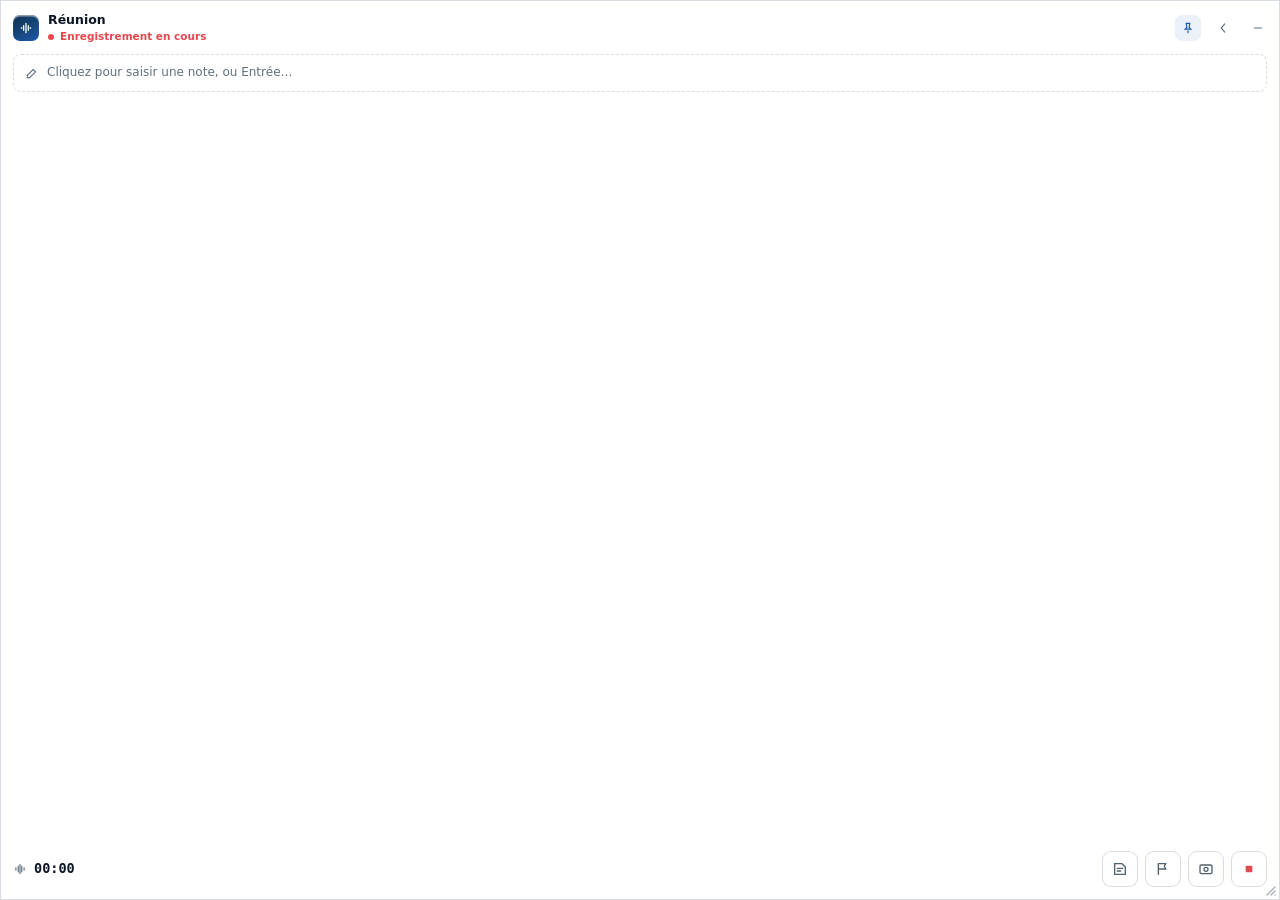
<file: ui/widget.html>
<!doctype html>
<html lang="fr">
<head>
<meta charset="utf-8" />
<meta name="viewport" content="width=device-width, initial-scale=1" />
<!-- Same lock-down as index.html: only the app's own files, inline code, data: images. -->
<meta http-equiv="Content-Security-Policy" content="default-src 'self' file:; script-src 'self' file: 'unsafe-inline'; style-src 'self' file: 'unsafe-inline'; img-src 'self' file: data:; media-src 'none'; connect-src 'none'; object-src 'none'; base-uri 'none'; form-action 'none'" />
<title>Echo, enregistrement</title>
<style>
  /* Widget d'enregistrement : carte rectangulaire compacte (réf. Plaud) :
     ni vague son, ni décor superflu. Deux états : carte / rail vertical. */
  :root{
    --bg:#ffffff; --sunken:#eef2f7; --ink:#0b1526; --ink-soft:#52616f; --ink-faint:#61707d;
    --navy:#0d2f4b; --accent:#1e5aa8; --accent-soft:#eaf1f9; --rec:#e5484d; --rec-soft:#fdecec;
    --line:rgba(13,42,89,.10); --line-strong:rgba(13,42,89,.16);
    --font:"Segoe UI Variable Text","Segoe UI",system-ui,sans-serif;
    --font-m:"Cascadia Code","Consolas",ui-monospace,monospace;
    --eo:cubic-bezier(.23,1,.32,1); --ed:cubic-bezier(.32,.72,0,1);
  }
  @media (prefers-color-scheme: dark){
    :root:not([data-theme="light"]){
      --bg:#101c2b; --sunken:#16243579; --ink:#eaf1f9; --ink-soft:#9fb0c2; --ink-faint:#8596a8;
      --navy:#2f6db0; --accent:#5aa0f0; --accent-soft:#16283d; --rec-soft:#2c1416;
      --line:rgba(255,255,255,.10); --line-strong:rgba(255,255,255,.17);
    }
  }
  :root[data-theme="dark"]{
    --bg:#101c2b; --sunken:#16243579; --ink:#eaf1f9; --ink-soft:#9fb0c2; --ink-faint:#8596a8;
    --navy:#2f6db0; --accent:#5aa0f0; --accent-soft:#16283d; --rec-soft:#2c1416;
    --line:rgba(255,255,255,.10); --line-strong:rgba(255,255,255,.17);
  }
  *{box-sizing:border-box;-webkit-user-select:none;user-select:none}
  html,body{margin:0;height:100%;overflow:hidden;background:var(--bg)}
  body{font-family:var(--font);color:var(--ink);font-size:13px;line-height:1.45;-webkit-font-smoothing:antialiased}
  .card{position:absolute;inset:0;display:flex;flex-direction:column;background:var(--bg);border:1px solid var(--line-strong);overflow:hidden}

  /* ---------- en-tête ---------- */
  .head{display:flex;align-items:center;gap:9px;padding:10px 8px 8px 12px;flex:none;cursor:grab}
  .head:active{cursor:grabbing}
  .logo{width:26px;height:26px;border-radius:7px;background:linear-gradient(150deg,var(--navy),var(--accent));display:grid;place-items:center;flex:none;box-shadow:inset 0 1.5px 1px rgba(255,255,255,.55)}
  .logo svg{width:14px;height:14px;color:#fff}
  .ht{flex:1;min-width:0}
  .ht b{display:block;font-size:12.5px;font-weight:600;white-space:nowrap;overflow:hidden;text-overflow:ellipsis}
  .ht span{display:flex;align-items:center;gap:6px;font-size:10.5px;color:var(--rec);font-weight:600}
  .dot{width:6px;height:6px;border-radius:50%;background:var(--rec);flex:none;animation:pulse 1.3s var(--ed) infinite}
  @keyframes pulse{0%,100%{opacity:1;box-shadow:0 0 0 0 rgba(229,72,77,.45)}50%{opacity:.7;box-shadow:0 0 0 4px rgba(229,72,77,0)}}
  .hbtn{width:26px;height:26px;flex:none;border:0;border-radius:7px;background:transparent;color:var(--ink-faint);cursor:pointer;display:grid;place-items:center;transition:background .13s,color .13s,transform .13s var(--eo)}
  .hbtn svg{width:14px;height:14px}
  .hbtn:hover{background:var(--sunken);color:var(--ink-soft)}
  .hbtn:active{transform:scale(.9)}
  .hbtn.pin.on{color:var(--accent);background:var(--accent-soft)}

  /* ---------- corps ---------- */
  .body{padding:0 12px;flex:1;min-height:0;display:flex;flex-direction:column}

  /* dernière capture (vignette horodatée, cf. réf.) */
  .cap{display:none;flex-direction:column;gap:6px;margin:2px 0 8px;flex:none}
  .cap.show{display:flex}
  .cap .meta{display:flex;align-items:center;gap:6px;font-size:11px;color:var(--ink-faint)}
  .cap .meta svg{width:13px;height:13px}
  .cap .meta b{font-family:var(--font-m);font-weight:600;color:var(--ink-soft)}
  .cap .meta .n{margin-left:auto;background:var(--sunken);border-radius:20px;padding:0 7px;font-size:10.5px}
  .cap .thumb{position:relative;height:96px;border-radius:8px;overflow:hidden;border:1px solid var(--line);cursor:pointer;background:var(--sunken)}
  .cap .thumb img{width:100%;height:100%;object-fit:cover;display:block;transition:transform .25s var(--eo)}
  @media (hover:hover) and (pointer:fine){ .cap .thumb:hover img{transform:scale(1.03)} }

  /* prise de notes */
  .hint{display:flex;align-items:center;gap:8px;padding:9px 11px;margin:2px 0 8px;border-radius:8px;border:1px dashed var(--line-strong);color:var(--ink-faint);font-size:12px;cursor:pointer;flex:none;transition:border-color .15s,color .15s,background .15s}
  .hint svg{width:14px;height:14px;flex:none}
  .hint:hover{border-color:var(--accent);color:var(--accent);background:var(--accent-soft)}
  .notes{display:none;flex-direction:column;margin:2px 0 8px;flex:1;min-height:0}
  .card.notes-open .notes{display:flex;animation:fadein .2s var(--eo) both}
  .card.notes-open .hint{display:none}
  @keyframes fadein{from{opacity:0;transform:translateY(4px)}to{opacity:1;transform:translateY(0)}}
  .nhead{display:flex;align-items:center;gap:8px;font-size:10px;font-weight:600;letter-spacing:.4px;text-transform:uppercase;color:var(--ink-faint);padding:0 2px 6px;flex:none}
  .chip{display:inline-flex;align-items:center;gap:4px;text-transform:none;letter-spacing:0;font-family:var(--font-m);font-size:10px;color:var(--accent);background:var(--accent-soft);border-radius:5px;padding:1px 6px}
  .chip svg{width:11px;height:11px}
  .nhead .nc{margin-left:auto;font-size:10px;color:var(--ink-faint);background:var(--sunken);border-radius:20px;padding:0 7px}
  .nlist{height:150px;flex:1;min-height:0;overflow-y:auto;display:flex;flex-direction:column;gap:1px;padding:1px}
  .nlist::-webkit-scrollbar{width:6px}
  .nlist::-webkit-scrollbar-thumb{background:var(--line-strong);border-radius:6px}
  .nitem{display:grid;grid-template-columns:50px 1fr;gap:8px;padding:5px 6px;border-radius:7px;animation:fadein .22s var(--eo) both}
  .nitem:hover{background:var(--sunken)}
  .nitem .nts{font-family:var(--font-m);font-size:10.5px;color:var(--accent);font-weight:600;padding-top:1px}
  .nitem.flag .nts{color:var(--rec)}
  .nitem .ntx{font-size:12px;color:var(--ink-soft);word-break:break-word}
  .nempty{padding:12px 8px;text-align:center;font-size:11px;color:var(--ink-faint);line-height:1.5}
  .nempty b{color:var(--accent)}
  .ninput{display:flex;align-items:center;gap:4px;margin-top:6px;padding:3px 4px 3px 10px;border-radius:9px;border:1px solid var(--line-strong);background:var(--bg);flex:none;transition:border-color .15s}
  .ninput:focus-within{border-color:var(--accent)}
  .ninput input{flex:1;min-width:0;border:0;background:transparent;outline:0;font:inherit;font-size:12px;color:var(--ink);-webkit-user-select:text;user-select:text}
  .ninput input::placeholder{color:var(--ink-faint)}
  .mini{width:26px;height:26px;flex:none;border-radius:7px;border:0;background:transparent;color:var(--ink-faint);cursor:pointer;display:grid;place-items:center;transition:background .13s,color .13s,transform .13s var(--eo)}
  .mini svg{width:14px;height:14px}
  .mini:hover{background:var(--sunken);color:var(--ink-soft)}
  .mini:active{transform:scale(.9)}
  .mini.ts.on{color:var(--accent);background:var(--accent-soft)}
  .mini.link.on{color:var(--accent);background:var(--accent-soft)}
  .mini.add{background:var(--navy);color:#fff}
  .mini.add:hover{filter:brightness(1.12);background:var(--navy);color:#fff}

  /* ---------- pied ---------- */
  .foot{display:flex;align-items:center;gap:7px;padding:8px 12px 12px;flex:none}
  .timer{display:inline-flex;align-items:center;gap:7px;font-family:var(--font-m);font-size:13.5px;font-weight:600;font-variant-numeric:tabular-nums;margin-right:auto;color:var(--ink)}
  .timer svg{width:14px;height:14px;color:var(--ink-faint)}
  .fbtn{width:36px;height:36px;border-radius:9px;border:1px solid var(--line-strong);background:var(--bg);cursor:pointer;display:grid;place-items:center;color:var(--ink-soft);transition:transform .14s var(--eo),background .15s,color .15s,border-color .15s}
  .fbtn svg{width:16px;height:16px}
  .fbtn:hover{background:var(--sunken);color:var(--ink)}
  .fbtn:active{transform:scale(.93)}
  .fbtn.note.on{background:var(--accent-soft);color:var(--accent);border-color:transparent}
  .fbtn.flag:hover{border-color:var(--rec);color:var(--rec);background:var(--rec-soft)}
  .fbtn.cam:hover{border-color:var(--accent);color:var(--accent)}
  .fbtn.stop{color:var(--rec);border-color:var(--line-strong)}
  .fbtn.stop:hover{background:var(--rec);border-color:var(--rec);color:#fff}
  .fbtn .flash{animation:flash .5s var(--eo)}
  @keyframes flash{0%{transform:scale(1)}35%{transform:scale(1.25)}100%{transform:scale(1)}}

  /* poignée de redimensionnement (fenêtre frameless : pas de bord natif) */
  .grip{position:absolute;right:0;bottom:0;width:16px;height:16px;cursor:nwse-resize;color:var(--ink-faint);opacity:.55;display:grid;place-items:center}
  .grip:hover{opacity:1}
  .grip svg{width:10px;height:10px}

  /* ---------- mode RAIL (ultra-fin, vertical) ---------- */
  .rail{position:absolute;inset:0;display:none;flex-direction:column;align-items:center;gap:6px;background:var(--bg);border:1px solid var(--line-strong);padding:6px 0 8px}
  body.railed .rail{display:flex}
  body.railed .card{display:none}
  .rail .rgrip{width:100%;height:22px;flex:none;display:grid;place-items:center;color:var(--ink-faint);cursor:grab}
  .rail .rgrip:active{cursor:grabbing}
  .rail .rgrip svg{width:12px;height:12px}
  .rail .rdot{width:6px;height:6px;border-radius:50%;background:var(--rec);animation:pulse 1.3s var(--ed) infinite;margin:1px 0 3px}
  .rail .fbtn{width:34px;height:34px}

  /* santé de la capture : texte long tronqué (complet dans l'infobulle) */
  .ht #stLbl{display:block;white-space:nowrap;overflow:hidden;text-overflow:ellipsis;min-width:0}
  .ht span.warn{color:#c76a00}
  .nerr{display:none;font-size:11px;color:var(--rec);padding:4px 2px 0}
  .nerr.on{display:block}
  /* accessibilité clavier : anneau de focus visible à la navigation clavier */
  button:focus-visible,[role="button"]:focus-visible{outline:none;box-shadow:0 0 0 2px var(--bg),0 0 0 4px var(--accent)}
  .ninput input:focus-visible{outline:none}
</style>
</head>
<body>
<!-- ================= carte ================= -->
<div class="card" id="card">
  <div class="head pywebview-drag-region">
    <div class="logo"><svg viewBox="0 0 24 24" fill="none" stroke="currentColor" stroke-width="2.2" stroke-linecap="round"><path d="M4 12h1M8 8v8M12 4v16M16 8v8M20 12h-1"/></svg></div>
    <div class="ht"><b id="mtg" data-i18n="w_meeting">Réunion</b><span id="stRow" role="status"><span class="dot"></span><span id="stLbl" data-i18n="w_recording">Enregistrement en cours</span></span></div>
    <button class="hbtn pin on" id="pinBtn" aria-pressed="true" title="Toujours au premier plan" data-i18n-title="w_pin"><svg viewBox="0 0 24 24" fill="none" stroke="currentColor" stroke-width="2" stroke-linecap="round"><path d="M9 4h6l-1 7 3 3H7l3-3z"/><path d="M12 17v3"/></svg></button>
    <button class="hbtn" id="railBtn" title="Réduire en barre latérale" data-i18n-title="w_rail"><svg viewBox="0 0 24 24" fill="none" stroke="currentColor" stroke-width="2" stroke-linecap="round"><path d="M15 5l-6 7 6 7"/></svg></button>
    <button class="hbtn" id="hideBtn" title="Masquer (ré-afficher depuis Echo)" data-i18n-title="w_hide"><svg viewBox="0 0 24 24" fill="none" stroke="currentColor" stroke-width="2" stroke-linecap="round"><path d="M6 12h12"/></svg></button>
  </div>

  <div class="body">
    <div class="cap" id="cap">
      <div class="meta"><svg viewBox="0 0 24 24" fill="none" stroke="currentColor" stroke-width="2" stroke-linecap="round"><rect x="3" y="6" width="18" height="13" rx="2"/><circle cx="12" cy="12.5" r="3"/></svg><b id="capTs">00:00</b><span data-i18n="w_last_capture">Dernière capture</span><span class="n" id="capN">1</span></div>
      <div class="thumb" id="capThumb" role="button" tabindex="0" title="Ouvrir la capture" data-i18n-title="w_open_capture"><img id="capImg" alt=""/></div>
    </div>

    <div class="hint" id="hint" role="button" tabindex="0"><svg viewBox="0 0 24 24" fill="none" stroke="currentColor" stroke-width="2" stroke-linecap="round"><path d="M4 20h4l10-10-4-4L4 16z"/></svg><span data-i18n="w_hint">Cliquez pour saisir une note, ou Entrée…</span></div>

    <div class="notes" id="notes">
      <div class="nhead"><span data-i18n="w_notes">Notes</span> <span class="chip"><svg viewBox="0 0 24 24" fill="none" stroke="currentColor" stroke-width="2" stroke-linecap="round"><path d="M6 3h9l4 4v14H6z"/></svg>notes.md</span><span class="nc" id="nc">0</span></div>
      <div class="nlist" id="nlist"></div>
      <div class="ninput">
        <input id="nfield" type="text" placeholder="Prendre une note…" data-i18n-ph="w_note_ph" autocomplete="off"/>
        <button class="mini link" id="linkCap" title="Lier la note à la dernière capture" data-i18n-title="w_link_cap"><svg viewBox="0 0 24 24" fill="none" stroke="currentColor" stroke-width="2" stroke-linecap="round"><path d="M9 15l6-6M8 13l-2 2a3.5 3.5 0 0 0 5 5l2-2M16 11l2-2a3.5 3.5 0 0 0-5-5l-2 2"/></svg></button>
        <button class="mini ts on" id="tsToggle" title="Horodater" data-i18n-title="w_timestamp"><svg viewBox="0 0 24 24" fill="none" stroke="currentColor" stroke-width="2" stroke-linecap="round"><circle cx="12" cy="12" r="9"/><path d="M12 7v5l3 2"/></svg></button>
        <button class="mini add" id="nadd" title="Ajouter (Entrée)" data-i18n-title="w_add_enter"><svg viewBox="0 0 24 24" fill="none" stroke="currentColor" stroke-width="2" stroke-linecap="round"><path d="M4 12h13M12 6l6 6-6 6"/></svg></button>
      </div>
      <div class="nerr" id="nerr" role="alert"></div>
    </div>
  </div>

  <div class="foot">
    <span class="timer"><svg viewBox="0 0 24 24" fill="none" stroke="currentColor" stroke-width="2" stroke-linecap="round"><path d="M5 10v4M9 7v10M12 4v16M15 7v10M19 10v4"/></svg><span id="timer">00:00</span></span>
    <button class="fbtn note" id="noteBtn" title="Prendre des notes" data-i18n-title="w_take_notes"><svg viewBox="0 0 24 24" fill="none" stroke="currentColor" stroke-width="2" stroke-linecap="round"><path d="M4 4h11l5 5v11H4z"/><path d="M8 11h8M8 15h5"/></svg></button>
    <button class="fbtn flag" id="flagBtn" title="Marquer un moment clé" data-i18n-title="w_flag"><svg viewBox="0 0 24 24" fill="none" stroke="currentColor" stroke-width="2" stroke-linecap="round"><path d="M5 4v16M5 4h11l-2 4 2 4H5"/></svg></button>
    <button class="fbtn cam" id="camBtn" title="Capture d'écran" data-i18n-title="w_screenshot"><svg viewBox="0 0 24 24" fill="none" stroke="currentColor" stroke-width="2" stroke-linecap="round"><rect x="3" y="6" width="18" height="13" rx="2"/><circle cx="12" cy="12.5" r="3"/></svg></button>
    <button class="fbtn stop" id="stopBtn" title="Arrêter et traiter" data-i18n-title="w_stop"><svg viewBox="0 0 24 24" fill="none" stroke="currentColor" stroke-width="2"><rect x="7" y="7" width="10" height="10" rx="1.5" fill="currentColor" stroke="none"/></svg></button>
  </div>

  <div class="grip" id="grip" title="Redimensionner" data-i18n-title="w_resize"><svg viewBox="0 0 10 10" fill="none" stroke="currentColor" stroke-width="1.4" stroke-linecap="round"><path d="M9 1 1 9M9 5 5 9M9 9h0"/></svg></div>
</div>

<!-- ================= rail vertical ================= -->
<div class="rail" id="rail">
  <div class="rgrip pywebview-drag-region" title="Déplacer" data-i18n-title="w_move"><svg viewBox="0 0 24 24" fill="none" stroke="currentColor" stroke-width="2.4" stroke-linecap="round"><path d="M8 9h8M8 15h8"/></svg></div>
  <span class="rdot" title="Enregistrement en cours" data-i18n-title="w_recording"></span>
  <button class="fbtn" id="expandBtn" title="Déplier le widget" data-i18n-title="w_expand"><svg viewBox="0 0 24 24" fill="none" stroke="currentColor" stroke-width="2" stroke-linecap="round"><path d="M9 5l6 7-6 7"/></svg></button>
  <button class="fbtn cam" id="camBtn2" title="Capture d'écran" data-i18n-title="w_screenshot"><svg viewBox="0 0 24 24" fill="none" stroke="currentColor" stroke-width="2" stroke-linecap="round"><rect x="3" y="6" width="18" height="13" rx="2"/><circle cx="12" cy="12.5" r="3"/></svg></button>
  <button class="fbtn flag" id="flagBtn2" title="Marquer un moment clé" data-i18n-title="w_flag"><svg viewBox="0 0 24 24" fill="none" stroke="currentColor" stroke-width="2" stroke-linecap="round"><path d="M5 4v16M5 4h11l-2 4 2 4H5"/></svg></button>
  <button class="fbtn stop" id="stopBtn2" title="Arrêter et traiter" data-i18n-title="w_stop"><svg viewBox="0 0 24 24" fill="none" stroke="currentColor" stroke-width="2"><rect x="7" y="7" width="10" height="10" rx="1.5" fill="currentColor" stroke="none"/></svg></button>
</div>

<script src="common.js"></script>
<script>
const $=s=>document.querySelector(s);
const api=()=> (window.pywebview && window.pywebview.api) || null;
let notes=[], elapsed=0, notesOpen=false, railed=false, pinned=true;
let cardW=340, lastCapPath=null;

/* ---- i18n FR/EN (le widget lit la langue au boot via get_meta.app_lang) ---- */
let LANG='fr';
const I18N={
 fr:{
  w_meeting:"Réunion", w_recording:"Enregistrement en cours", w_pin:"Toujours au premier plan",
  w_rail:"Réduire en barre latérale", w_hide:"Masquer (ré-afficher depuis Echo)",
  w_last_capture:"Dernière capture", w_open_capture:"Ouvrir la capture",
  w_hint:"Cliquez pour saisir une note, ou Entrée…", w_notes:"Notes", w_note_ph:"Prendre une note…",
  w_link_cap:"Lier la note à la dernière capture", w_timestamp:"Horodater", w_add_enter:"Ajouter (Entrée)",
  w_take_notes:"Prendre des notes", w_flag:"Marquer un moment clé", w_screenshot:"Capture d'écran",
  w_stop:"Arrêter et traiter", w_resize:"Redimensionner", w_move:"Déplacer", w_expand:"Déplier le widget",
  w_no_notes:"Aucune note.<br/>Chaque note est horodatée et enregistrée dans <b>notes.md</b>.",
  w_key_moment:"Moment clé",
  w_note_fail:"Note non enregistrée (l'enregistrement est peut-être arrêté). Votre texte est resté dans le champ.",
 },
 en:{
  w_meeting:"Meeting", w_recording:"Recording in progress", w_pin:"Always on top",
  w_rail:"Minimize to side rail", w_hide:"Hide (show again from Echo)",
  w_last_capture:"Last capture", w_open_capture:"Open capture",
  w_hint:"Click to type a note, or press Enter…", w_notes:"Notes", w_note_ph:"Take a note…",
  w_link_cap:"Link the note to the last capture", w_timestamp:"Timestamp", w_add_enter:"Add (Enter)",
  w_take_notes:"Take notes", w_flag:"Flag a key moment", w_screenshot:"Screenshot",
  w_stop:"Stop and process", w_resize:"Resize", w_move:"Move", w_expand:"Expand the widget",
  w_no_notes:"No notes.<br/>Each note is timestamped and saved in <b>notes.md</b>.",
  w_key_moment:"Key moment",
  w_note_fail:"Note not saved (the recording may have stopped). Your text is still in the field.",
 }
};
function t(key){const tbl=I18N[LANG]||I18N.fr;return (key in tbl)?tbl[key]:(key in I18N.fr?I18N.fr[key]:key);}
function applyStaticI18n(){
  document.querySelectorAll('[data-i18n]').forEach(e=>e.textContent=t(e.dataset.i18n));
  document.querySelectorAll('[data-i18n-html]').forEach(e=>e.innerHTML=t(e.dataset.i18nHtml));
  document.querySelectorAll('[data-i18n-title]').forEach(e=>e.title=t(e.dataset.i18nTitle));
  document.querySelectorAll('[data-i18n-ph]').forEach(e=>e.setAttribute('placeholder',t(e.dataset.i18nPh)));
  // boutons à icône seule : le nom accessible reprend l'infobulle
  document.querySelectorAll('button[data-i18n-title],[role="button"][data-i18n-title]').forEach(e=>e.setAttribute('aria-label',e.title));
}

/* ---- dimensionnement : hauteurs déterministes par état ---- */
const H_HEAD=51, H_HINT=47, H_NOTES=216, H_FOOT=56, H_CAP=128, PAD=4;
function targetH(){
  return H_HEAD + (($('#cap').classList.contains('show'))?H_CAP:0)
       + (notesOpen?H_NOTES:H_HINT) + H_FOOT + PAD;
}
function fit(){ try{ if(api()) api().widget_resize(railed?52:cardW, railed?216:targetH()); }catch(e){} }

/* ---- notes ---- */
function fmt(s){const m=Math.floor(s/60),x=s%60;const h=Math.floor(m/60);return h?`${h}:${String(m%60).padStart(2,'0')}:${String(x).padStart(2,'0')}`:`${String(m).padStart(2,'0')}:${String(x).padStart(2,'0')}`;}
function renderNotes(){
  $('#nc').textContent=notes.length;
  const l=$('#nlist');
  if(!notes.length){l.innerHTML=`<div class="nempty">${t('w_no_notes')}</div>`;return;}
  l.innerHTML=notes.map(n=>`<div class="nitem${n.flag?' flag':''}"><span class="nts">${n.flag?'⚑ ':''}${esc(n.ts)}</span><span class="ntx">${esc(n.tx)}</span></div>`).join('');
  l.scrollTop=l.scrollHeight;
}
/* notes.md de la session ("- [mm:ss] ⚑ texte") : relu quand le widget est recréé (il est
   détruit à chaque masquage) pour ne pas repartir d'une liste vide en pleine réunion. */
function parseNotesMd(md){
  return (md||'').split('\n').filter(l=>/^\s*-\s/.test(l)).map(l=>{
    let s=l.replace(/^\s*-\s*/,''),ts='';
    const m=s.match(/^\[(\d{1,3}:\d{2}(?::\d{2})?)\]\s*/);if(m){ts=m[1];s=s.slice(m[0].length);}
    const flag=s.startsWith('⚑');if(flag)s=s.replace(/^⚑\s*/,'');
    return {ts,tx:s,flag};
  });
}
let _notesGen=0;
async function loadNotes(dir){
  const gen=++_notesGen;
  let md='';try{md=await api().read_notes(dir);}catch(e){return;}
  if(gen!==_notesGen||dir!==lastDir)return;   // autre session, ou note ajoutée entre-temps
  notes=parseNotesMd(md);renderNotes();
}
function toggleNotes(force){
  notesOpen=(force!==undefined)?force:!notesOpen;
  $('#card').classList.toggle('notes-open',notesOpen);
  $('#noteBtn').classList.toggle('on',notesOpen);
  $('#noteBtn').setAttribute('aria-pressed',String(notesOpen));
  fit();
  if(notesOpen)setTimeout(()=>$('#nfield').focus(),60);
}
function noteError(on){const e=$('#nerr');e.textContent=on?t('w_note_fail'):'';e.classList.toggle('on',!!on);}
/* La note n'est affichée qu'une fois écrite dans notes.md : add_note renvoie false hors
   enregistrement ou sur erreur d'écriture, et la note restait affichée comme enregistrée. */
async function addNote(text,flag,field){
  text=(text||'').trim(); if(!text)return;
  const useTs=$('#tsToggle').classList.contains('on');
  // Lier a la derniere capture si le lien est actif ET une capture est affichee.
  const link=$('#linkCap').classList.contains('on')&&$('#cap').classList.contains('show');
  const cap=link?($('#capTs').textContent||'capture'):null;
  const ts=useTs?fmt(elapsed):'';
  let ok=false;
  try{ ok=await api().add_note(text,!!flag,useTs,cap); }catch(e){}
  if(!ok){
    noteError(true);
    if(field&&!field.value)field.value=text;                 // rien n'est perdu
    if(!notesOpen)toggleNotes(true);
    return;
  }
  noteError(false);
  _notesGen++;                                               // une relecture en cours ne doit pas écraser cette note
  notes.push({ts,tx:(cap?'[capture] ':'')+text,flag:!!flag});
  renderNotes();
}
function submitField(){const f=$('#nfield');const v=f.value;f.value='';addNote(v,false,f);}
$('#hint').onclick=()=>toggleNotes(true);
$('#noteBtn').onclick=()=>toggleNotes();
$('#nadd').onclick=submitField;
$('#nfield').addEventListener('keydown',e=>{if(e.key==='Enter'){e.preventDefault();submitField();}});
$('#tsToggle').onclick=function(){this.classList.toggle('on');this.setAttribute('aria-pressed',String(this.classList.contains('on')));$('#nfield').focus();};
$('#linkCap').onclick=function(){this.classList.toggle('on');this.setAttribute('aria-pressed',String(this.classList.contains('on')));$('#nfield').focus();};

/* ---- actions ---- */
function flagAction(btn){
  addNote(t('w_key_moment'),true);
  const s=btn.querySelector('svg');s.classList.remove('flash');void s.offsetWidth;s.classList.add('flash');
}
$('#flagBtn').onclick=()=>flagAction($('#flagBtn'));
$('#flagBtn2').onclick=()=>flagAction($('#flagBtn2'));
function snap(){ if(api()){api().capture_now(); setTimeout(refreshCapture,1400);} }
$('#camBtn').onclick=snap; $('#camBtn2').onclick=snap;
$('#stopBtn').onclick=()=>{if(api())api().stop();};
$('#stopBtn2').onclick=()=>{if(api())api().stop();};
$('#hideBtn').onclick=()=>{if(api())api().widget_hide();};
function showPin(){const b=$('#pinBtn');b.classList.toggle('on',pinned);b.setAttribute('aria-pressed',String(pinned));}
$('#pinBtn').onclick=async function(){
  const want=!pinned;
  try{const r=await api().widget_pin(want);pinned=(r===undefined||r===null)?want:!!r;}catch(e){}
  showPin();
};

/* ---- carte <-> rail ---- */
function setRail(on){
  railed=on;
  document.body.classList.toggle('railed',on);
  fit();
}
$('#railBtn').onclick=()=>setRail(true);
$('#expandBtn').onclick=()=>setRail(false);

/* ---- clavier : Entrée / Espace sur les éléments role="button" non-<button> ---- */
document.addEventListener('keydown',e=>{
  if(e.key!=='Enter'&&e.key!==' ')return;
  const el=e.target;
  if(!el||el.tagName==='BUTTON'||el.tagName==='INPUT')return;
  if(el.matches&&el.matches('[role="button"]')){e.preventDefault();el.click();}
});

/* ---- poignée de redimensionnement (largeur/hauteur manuelles) ---- */
(function(){
  // Resize fluide : une mise a jour par frame (rAF) au lieu d'un setTimeout(40ms).
  const g=$('#grip'); let sx,sw,drag=false,raf=0;
  g.addEventListener('pointerdown',e=>{drag=true;g.setPointerCapture(e.pointerId);sx=e.screenX;sw=cardW;e.preventDefault();});
  g.addEventListener('pointermove',e=>{
    if(!drag)return;
    cardW=Math.min(560,Math.max(300,sw+(e.screenX-sx)));
    if(!raf)raf=requestAnimationFrame(()=>{raf=0;fit();});
  });
  g.addEventListener('pointerup',e=>{drag=false;g.releasePointerCapture(e.pointerId);fit();});
})();

/* ---- dernière capture ---- */
async function refreshCapture(){
  if(!api()||railed||document.hidden)return;
  try{
    const c=await api().get_last_capture();
    const box=$('#cap');
    if(c&&c.dataurl){
      const had=box.classList.contains('show');
      $('#capImg').src=c.dataurl;
      $('#capTs').textContent=c.ts||'';
      $('#capN').textContent=c.count||1;
      lastCapPath=c.path;
      box.classList.add('show');
      if(!had)fit();
    }else if(box.classList.contains('show')&&!c){
      box.classList.remove('show');lastCapPath=null;fit();
    }
  }catch(e){}
}
$('#capThumb').onclick=()=>{if(lastCapPath&&api())api().open_path(lastCapPath);};

/* ---- état live : get_state toutes les secondes, jamais deux appels en vol, suspendu
   tant que le widget est masqué (reprise immédiate au retour) ---- */
let lastDir=null,_tickBusy=false,_tickTimer=0;
async function tick(){
  if(!api()||_tickBusy)return;
  _tickBusy=true;
  try{
    const st=await api().get_state();
    elapsed=st.elapsed_s||0;
    $('#timer').textContent=st.elapsed_str||fmt(elapsed);
    $('#mtg').textContent=st.meeting_name||t('w_meeting');
    // Santé de la capture : texte d'alerte traduit par le pont (jamais lié au silence du micro).
    const warn=st.health?(st.health_msg||st.health):'';
    const lbl=$('#stLbl'),txt=warn||t('w_recording');
    if(lbl.textContent!==txt){lbl.textContent=txt;lbl.title=warn;$('#stRow').classList.toggle('warn',!!warn);}
    if(st.session_dir!==lastDir){
      lastDir=st.session_dir;notes=[];renderNotes();toggleNotes(false);noteError(false);
      $('#cap').classList.remove('show');lastCapPath=null;fit();
      if(lastDir)loadNotes(lastDir);
    }
  }catch(e){}
  finally{_tickBusy=false;}
}
function startTicking(){
  clearInterval(_tickTimer);_tickTimer=0;
  if(document.hidden)return;
  tick();_tickTimer=setInterval(tick,1000);
}
renderNotes();
if(/rail=1/.test(location.search))setRail(true);      /* harnais de dev uniquement */
if(/notes=1/.test(location.search))setTimeout(()=>toggleNotes(true),2500);  /* harnais de dev uniquement */
let started=false;
async function boot(){
  if(started)return; started=true;
  try{const m=await api().get_meta();const th=m&&m.settings&&m.settings.ui_theme;if(th)document.documentElement.setAttribute('data-theme',th);
    LANG=(m&&m.settings&&m.settings.app_lang==='en')?'en':'fr';document.documentElement.setAttribute('lang',LANG);}catch(e){}
  applyStaticI18n();
  // état d'épinglage réel de la fenêtre (la page est recréée à chaque affichage)
  try{const p=await api().widget_pinned();if(typeof p==='boolean')pinned=p;}catch(e){}
  showPin();
  startTicking();
  document.addEventListener('visibilitychange',()=>{startTicking();if(!document.hidden)refreshCapture();});
  refreshCapture(); setInterval(refreshCapture,4000);
  fit();
}
window.addEventListener('pywebviewready',boot);
setTimeout(()=>{if(!started&&api())boot();},1200);
</script>
</body>
</html>
</file>
<file: ui/app.css>
/* Echo, fenêtre principale (ui/index.html). Chargé en file:// à côté de la page. */
/* ============================================================
   ECHO, fenêtre principale (design = maquette echo-redesign)
   Fond blanc, bleu nuit, glass. Motion : Emil Kowalski
   (ease-out custom, scale au press, <300 ms, transform/opacity).
   ============================================================ */
:root {
  --bg-app:#ffffff; --bg-canvas:#f6f8fb; --bg-sunken:#eef2f7;
  --ink:#0b1526; --ink-soft:#52616f; --ink-faint:#61707d;
  --navy:#0d2f4b; --navy-700:#123f61; --navy-900:#081f33;
  --accent:#1e5aa8; --accent-soft:#eaf1f9;
  --line:rgba(13,42,89,.08); --line-strong:rgba(13,42,89,.14);
  --glass:rgba(255,255,255,.82);
  --glass-inset:inset 0 1.5px 1px 0 rgba(255,255,255,.7);
  --ok:#1f9d6b; --ok-soft:#e6f5ef; --warn:#d98410; --warn-soft:#fdf1de;
  --rec:#e5484d; --rec-soft:#fdecec;
  --sh-sm:0 1px 2px rgba(11,21,38,.06),0 1px 1px rgba(11,21,38,.04);
  --sh-md:0 6px 20px -8px rgba(11,21,38,.18);
  --sh-lg:0 24px 60px -22px rgba(11,21,38,.32);
  --r-sm:8px; --r-md:12px; --r-lg:16px;
  --font:"Segoe UI Variable Text","Segoe UI",system-ui,-apple-system,sans-serif;
  --font-d:"Segoe UI Variable Display","Segoe UI",system-ui,sans-serif;
  --font-m:"Cascadia Code","Consolas",ui-monospace,monospace;
  --eo:cubic-bezier(.23,1,.32,1); --eio:cubic-bezier(.77,0,.175,1); --ed:cubic-bezier(.32,.72,0,1);
  --sidebar-w:262px;
}
:root[data-theme="dark"] {
  --bg-app:#0e1826; --bg-canvas:#0b1420; --bg-sunken:#111d2c;
  --ink:#eaf1f9; --ink-soft:#9fb0c2; --ink-faint:#8596a8;
  --navy:#2f6db0; --navy-700:#3f7cbf; --navy-900:#16283d;
  --accent:#5aa0f0; --accent-soft:#16283d;
  --line:rgba(255,255,255,.09); --line-strong:rgba(255,255,255,.16);
  --glass:rgba(20,32,48,.86); --glass-inset:inset 0 1.5px 1px 0 rgba(255,255,255,.08);
  --ok-soft:#10261d; --warn-soft:#2a1f0c; --rec-soft:#2c1416;
}
@media (prefers-color-scheme: dark){
  :root:not([data-theme="light"]):not([data-theme="dark"]) {
    --bg-app:#0e1826; --bg-canvas:#0b1420; --bg-sunken:#111d2c;
    --ink:#eaf1f9; --ink-soft:#9fb0c2; --ink-faint:#8596a8;
    --navy:#2f6db0; --navy-700:#3f7cbf; --navy-900:#16283d;
    --accent:#5aa0f0; --accent-soft:#16283d;
    --line:rgba(255,255,255,.09); --line-strong:rgba(255,255,255,.16);
    --glass:rgba(20,32,48,.86); --glass-inset:inset 0 1.5px 1px 0 rgba(255,255,255,.08);
    --ok-soft:#10261d; --warn-soft:#2a1f0c; --rec-soft:#2c1416;
  }
}
*{box-sizing:border-box;-webkit-user-select:none;user-select:none}
html,body{margin:0;height:100%;overflow:hidden}
body{font-family:var(--font);color:var(--ink);background:var(--bg-canvas);font-size:14px;line-height:1.5;letter-spacing:-.1px;-webkit-font-smoothing:antialiased;text-rendering:optimizeLegibility}
::selection{background:rgba(30,90,168,.18)}
.win{height:100vh;width:100vw;display:flex;flex-direction:column;background:var(--bg-app);overflow:hidden;position:relative}

/* ---------- barre de titre ---------- */
.titlebar{height:52px;flex:none;display:grid;grid-template-columns:var(--sidebar-w) 1fr auto;align-items:center;border-bottom:1px solid var(--line);background:var(--glass);backdrop-filter:blur(20px);-webkit-backdrop-filter:blur(20px)}
.tb-brand{display:flex;align-items:center;gap:10px;padding:0 16px;height:100%;border-right:1px solid var(--line)}
.logo{width:30px;height:30px;border-radius:9px;background:linear-gradient(150deg,var(--navy),var(--accent));display:grid;place-items:center;box-shadow:var(--glass-inset),0 4px 12px -4px rgba(13,42,89,.5);flex:none}
.logo svg{width:17px;height:17px;color:#fff}
.wordmark{font-family:var(--font-d);font-weight:700;font-size:17px;letter-spacing:.2px}
.wordmark small{display:block;font-family:var(--font);font-weight:500;font-size:10px;letter-spacing:.4px;color:var(--ink-faint);margin-top:-3px}
.tb-center{display:flex;align-items:center;gap:8px;padding:0 18px;min-width:0;height:100%}
.breadcrumb{display:flex;align-items:center;gap:7px;color:var(--ink-faint);font-size:12.5px;min-width:0;white-space:nowrap;overflow:hidden}
.breadcrumb b{color:var(--ink-soft);font-weight:600}.breadcrumb .sep{opacity:.5}
.tb-right{display:flex;align-items:center;gap:6px;padding:0 12px 0 0}
.search{display:flex;align-items:center;gap:8px;height:34px;width:200px;padding:0 12px;border-radius:10px;background:var(--bg-sunken);border:1px solid transparent;color:var(--ink-faint);transition:border-color .16s var(--eo),background .16s var(--eo),width .22s var(--eo)}
.search:focus-within{border-color:var(--accent);background:var(--bg-app);width:250px}
.search svg{width:15px;height:15px;flex:none}
.search input{border:0;background:transparent;outline:0;font:inherit;color:var(--ink);width:100%;-webkit-user-select:text;user-select:text}
.search input::placeholder{color:var(--ink-faint)}
.search kbd{font-family:var(--font-m);font-size:10.5px;color:var(--ink-faint);border:1px solid var(--line-strong);border-radius:5px;padding:1px 5px;flex:none}
/* recherche globale (accueil) : pleine largeur, au-dessus des réunions récentes */
.gsearch{display:flex;align-items:center;gap:9px;height:42px;padding:0 14px;margin:2px 0 18px;border-radius:12px;background:var(--bg-card,var(--bg-sunken));border:1px solid var(--line);color:var(--ink-faint);box-shadow:0 1px 2px rgba(13,47,75,.04);transition:border-color .16s var(--eo)}
.gsearch:focus-within{border-color:var(--accent);color:var(--ink)}
.gsearch svg{width:16px;height:16px;flex:none}
.gsearch input{flex:1;min-width:0;border:0;background:transparent;outline:0;font:inherit;font-size:13.5px;color:var(--ink);-webkit-user-select:text;user-select:text}
.gsearch input::placeholder{color:var(--ink-faint)}
.gsearch kbd{font-family:var(--font-m);font-size:10.5px;color:var(--ink-faint);border:1px solid var(--line-strong);border-radius:5px;padding:1px 5px;flex:none}
.gs-count{color:var(--ink-faint);font-size:12.5px;margin:0 2px 10px}
.gs-snip{color:var(--ink-soft);font-size:12.5px;margin-top:5px;line-height:1.45;overflow:hidden;display:-webkit-box;-webkit-line-clamp:2;-webkit-box-orient:vertical}
.gs-snip mark{background:color-mix(in srgb, var(--accent) 22%, transparent);color:inherit;border-radius:3px;padding:0 2px}
.gs-kind{display:inline-block;font-size:10.5px;font-weight:600;text-transform:uppercase;letter-spacing:.4px;color:var(--accent);background:var(--accent-soft,color-mix(in srgb, var(--accent) 12%, transparent));border-radius:5px;padding:1px 6px;margin-right:7px;vertical-align:1px}
/* pastille « CR manquant » cliquable sur les listes */
.chip-warn{border:0;cursor:pointer;font:inherit;font-size:11.5px;font-weight:600;color:#8a5300;background:#ffe9c7;border-radius:999px;padding:3px 10px;white-space:nowrap;transition:filter .14s var(--eo)}
.chip-warn:hover{filter:brightness(.96)}
[data-theme="dark"] .chip-warn{color:#ffd28a;background:rgba(255,166,0,.16)}
/* indicateur API (barre latérale) */
.api-ind{display:flex;align-items:center;gap:6px;font-size:11.5px;color:var(--ink-faint);padding:5px 10px;margin:0 2px 6px;border-radius:8px;width:fit-content}
.api-ind .dot{width:7px;height:7px;border-radius:50%;background:#2eae60;flex:none}
.api-ind.ok{opacity:.85}
.api-ind.err{cursor:pointer;color:#fff;background:#d64545;border:0;font-weight:600}
.api-ind.err:hover{filter:brightness(1.06)}
/* ligne titre + actions de la vue réunion */
.dt-line{display:flex;align-items:center;gap:6px;min-width:0;flex-wrap:wrap}
.dt-line h1{flex:0 1 auto}
.dt-line .icon-btn{flex:none;width:30px;height:30px}
.icon-btn{width:34px;height:34px;display:grid;place-items:center;border-radius:9px;border:1px solid transparent;background:transparent;color:var(--ink-soft);cursor:pointer;transition:background .15s var(--eo),transform .14s var(--eo),color .15s var(--eo)}
.icon-btn svg{width:17px;height:17px}
.icon-btn:hover{background:var(--bg-sunken);color:var(--ink)}
.icon-btn:active{transform:scale(.94)}
.win-controls{display:flex;gap:2px;margin-left:4px}
.win-controls .icon-btn{width:30px;height:30px;border-radius:8px}
.win-controls .close:hover{background:var(--rec);color:#fff}

/* ---------- coque ---------- */
.shell{flex:1;display:flex;min-height:0}
.sidebar{width:var(--sidebar-w);flex:none;border-right:1px solid var(--line);display:flex;flex-direction:column;padding:14px 12px 12px;overflow-y:auto;background:linear-gradient(180deg,rgba(246,248,251,.5),rgba(246,248,251,0))}
:root[data-theme="dark"] .sidebar{background:none}
.sidebar::-webkit-scrollbar{width:8px}.sidebar::-webkit-scrollbar-thumb{background:var(--line-strong);border-radius:8px}
.btn-record{display:flex;align-items:center;justify-content:center;gap:9px;height:42px;border:0;border-radius:var(--r-md);background:linear-gradient(160deg,var(--navy),var(--navy-700));color:#fff;font:inherit;font-weight:600;font-size:14px;cursor:pointer;box-shadow:var(--glass-inset),0 10px 22px -12px rgba(13,42,89,.85);transition:transform .16s var(--eo),filter .16s var(--eo),box-shadow .2s var(--eo)}
.btn-record svg{width:17px;height:17px}
.btn-record:hover{filter:brightness(1.07);box-shadow:var(--glass-inset),0 14px 28px -12px rgba(13,42,89,.9)}
.btn-record:active{transform:scale(.975)}
.btn-record.rec{background:linear-gradient(160deg,var(--rec),#b71f32)}
.btn-ghost-row{display:flex;gap:8px;margin-top:8px}
.btn-ghost{flex:1;display:flex;align-items:center;justify-content:center;gap:7px;height:34px;border:1px solid var(--line-strong);border-radius:10px;background:var(--bg-app);color:var(--ink-soft);font:inherit;font-size:12.5px;font-weight:500;cursor:pointer;transition:background .15s var(--eo),transform .14s var(--eo),border-color .15s var(--eo)}
.btn-ghost svg{width:14px;height:14px}
.btn-ghost:hover{background:var(--bg-sunken);border-color:var(--accent);color:var(--ink)}
.btn-ghost:active{transform:scale(.97)}
.nav-group{margin-top:18px}
.nav-label{display:flex;align-items:center;justify-content:space-between;padding:0 10px 6px;font-size:11px;font-weight:600;letter-spacing:.5px;text-transform:uppercase;color:var(--ink-faint)}
.nav-label button{border:0;background:transparent;cursor:pointer;color:var(--ink-faint);width:20px;height:20px;border-radius:6px;display:grid;place-items:center;transition:background .15s,color .15s}
.nav-label button:hover{background:var(--bg-sunken);color:var(--ink)}
.nav-label button svg{width:14px;height:14px}
.nav-item{display:flex;align-items:center;gap:10px;padding:8px 10px;border-radius:9px;color:var(--ink-soft);font-size:13.5px;font-weight:500;cursor:pointer;border:0;background:transparent;width:100%;text-align:left;position:relative;transition:background .15s var(--eo),color .15s var(--eo)}
.nav-item svg.lead{width:17px;height:17px;flex:none;color:var(--ink-faint);transition:color .15s}
.nav-item:hover{background:var(--bg-sunken);color:var(--ink)}
.nav-item:hover svg.lead{color:var(--ink-soft)}
.nav-item.active{background:var(--accent-soft);color:var(--accent);font-weight:600}
.nav-item.active svg.lead{color:var(--accent)}
.nav-item.active::before{content:"";position:absolute;left:-12px;top:50%;width:3px;height:18px;border-radius:0 3px 3px 0;background:var(--accent);transform:translateY(-50%)}
.nav-item .count{margin-left:auto;font-size:11px;font-weight:600;color:var(--ink-faint);background:var(--bg-sunken);padding:1px 7px;border-radius:20px}
.nav-item.active .count{background:rgba(30,90,168,.14);color:var(--accent)}
.folder-row{display:flex;align-items:center;gap:8px;padding:7px 10px;border-radius:9px;cursor:pointer;color:var(--ink-soft);font-size:13.5px;font-weight:500;transition:background .15s var(--eo),color .15s}
.folder-row:hover{background:var(--bg-sunken);color:var(--ink)}
.folder-row .dot{width:8px;height:8px;border-radius:3px;flex:none}
.folder-row span.nm{flex:1;min-width:0;white-space:nowrap;overflow:hidden;text-overflow:ellipsis}
.folder-empty{color:var(--ink-faint);font-size:12px;padding:4px 10px 6px;line-height:1.5}
.sidebar-footer{margin-top:auto;padding-top:14px}
.user-row{display:flex;align-items:center;gap:10px;padding:8px;border-radius:10px;cursor:pointer;border:1px solid transparent;transition:background .15s var(--eo),border-color .15s}
.user-row:hover{background:var(--bg-sunken);border-color:var(--line)}
.user-row:active{transform:scale(.99)}
.avatar{width:30px;height:30px;border-radius:50%;display:grid;place-items:center;flex:none;font-size:12px;font-weight:600;color:#fff;background:linear-gradient(150deg,var(--accent),var(--navy))}
.user-row .who{min-width:0;flex:1}
.user-row .who b{display:block;font-size:12.5px;font-weight:600;white-space:nowrap;overflow:hidden;text-overflow:ellipsis}
.user-row .who span{display:block;font-size:11px;color:var(--ink-faint)}
.user-row svg.gear{width:16px;height:16px;color:var(--ink-faint);flex:none;transition:transform .3s var(--eo),color .15s}
.user-row:hover svg.gear{color:var(--accent);transform:rotate(40deg)}

/* ---------- zone principale ---------- */
.main{flex:1;min-width:0;display:flex;flex-direction:column;background:var(--bg-canvas)}
.viewport{flex:1;overflow-y:auto;overflow-x:hidden}
.viewport::-webkit-scrollbar{width:10px}
.viewport::-webkit-scrollbar-thumb{background:var(--line-strong);border-radius:10px;border:3px solid var(--bg-canvas)}
.page{padding:26px 30px 44px;max-width:980px;margin:0 auto}
.view{display:none}
.view.active{display:block;animation:vin .26s var(--eo) both}
@keyframes vin{from{opacity:0;transform:translateY(8px)}to{opacity:1;transform:translateY(0)}}
.stagger>*{opacity:0;animation:rise .45s var(--eo) forwards}
.stagger>*:nth-child(1){animation-delay:40ms}.stagger>*:nth-child(2){animation-delay:90ms}
.stagger>*:nth-child(3){animation-delay:140ms}.stagger>*:nth-child(4){animation-delay:190ms}
.stagger>*:nth-child(5){animation-delay:240ms}.stagger>*:nth-child(6){animation-delay:290ms}
@keyframes rise{from{opacity:0;transform:translateY(10px)}to{opacity:1;transform:translateY(0)}}
.page-head{margin-bottom:22px}
.page-head h1{font-family:var(--font-d);font-size:26px;font-weight:700;letter-spacing:-.6px;margin:0 0 4px;text-wrap:balance}
.page-head p{margin:0;color:var(--ink-soft)}

/* bannière enregistrement */
.rec-banner{display:none;align-items:center;gap:12px;padding:12px 16px;border-radius:var(--r-md);background:linear-gradient(160deg,var(--navy),var(--navy-700));color:#fff;margin-bottom:20px;box-shadow:var(--glass-inset),var(--sh-md);flex-wrap:wrap}
.rec-banner.on{display:flex}
.rec-banner .pulse{width:11px;height:11px;border-radius:50%;background:var(--rec);flex:none;animation:blink 1.3s var(--ed) infinite}
@keyframes blink{0%,100%{opacity:1}50%{opacity:.35}}
.rec-banner .rb-timer{font-family:var(--font-m);font-size:18px;font-weight:600;font-variant-numeric:tabular-nums}
.rec-banner .rb-name{font-weight:600;flex:1;min-width:120px;white-space:nowrap;overflow:hidden;text-overflow:ellipsis}
.rec-banner .rb-warn{display:none;font-size:12px;font-weight:600;color:#ffd9a8;flex-basis:100%;padding-left:23px}
.rec-banner .rb-warn.on{display:block}
.rec-banner button{border:0;background:rgba(255,255,255,.16);color:#fff;font:inherit;font-weight:600;font-size:12.5px;padding:8px 13px;border-radius:9px;cursor:pointer;display:inline-flex;align-items:center;gap:7px;transition:background .15s,transform .14s var(--eo)}
.rec-banner button svg{width:14px;height:14px}
.rec-banner button:hover{background:rgba(255,255,255,.26)}
.rec-banner button:active{transform:scale(.97)}
.rec-banner button.stop{background:var(--rec)}
.rec-banner button.stop:hover{filter:brightness(1.1);background:var(--rec)}

.stat-row{display:grid;grid-template-columns:repeat(3,1fr);gap:14px;margin-bottom:26px}
.stat{border:1px solid var(--line);border-radius:var(--r-md);background:var(--bg-app);padding:15px 16px;box-shadow:var(--sh-sm)}
.stat .k{display:flex;align-items:center;gap:8px;font-size:12.5px;color:var(--ink-soft)}
.stat .k svg{width:15px;height:15px;color:var(--accent)}
.stat .v{font-family:var(--font-d);font-size:24px;font-weight:700;letter-spacing:-.5px;margin-top:6px}
.section-title{display:flex;align-items:center;justify-content:space-between;margin:4px 0 12px}
.section-title h2{font-size:15px;font-weight:600;margin:0;letter-spacing:-.2px}
.section-title a{font-size:12.5px;color:var(--accent);text-decoration:none;font-weight:500;cursor:pointer}
.section-title a:hover{text-decoration:underline}

/* cartes réunion */
.meet-list{display:flex;flex-direction:column;gap:10px}
.meet-card{display:grid;grid-template-columns:44px 1fr auto;gap:14px;align-items:center;padding:14px 16px;border:1px solid var(--line);border-radius:var(--r-md);background:var(--bg-app);box-shadow:var(--sh-sm);cursor:pointer;transition:transform .2s var(--eo),box-shadow .2s var(--eo),border-color .2s var(--eo)}
@media (hover:hover) and (pointer:fine){ .meet-card:hover{transform:translateY(-2px);box-shadow:var(--sh-md);border-color:var(--line-strong)} }
.meet-card:active{transform:translateY(0) scale(.995)}
.meet-ico{width:44px;height:44px;border-radius:11px;flex:none;display:grid;place-items:center;background:var(--accent-soft);color:var(--accent)}
.meet-ico svg{width:20px;height:20px}
.meet-main{min-width:0}
.meet-main h3{margin:0 0 3px;font-size:14.5px;font-weight:600;letter-spacing:-.2px;white-space:nowrap;overflow:hidden;text-overflow:ellipsis}
.meet-meta{display:flex;align-items:center;gap:12px;color:var(--ink-faint);font-size:12.5px;flex-wrap:wrap}
.meet-meta span{display:inline-flex;align-items:center;gap:5px}
.chip-flag{display:inline-flex;align-items:center;gap:6px;font-size:11.5px;font-weight:600;padding:3px 9px;border-radius:20px}
.badge{display:inline-flex;align-items:center;gap:6px;font-size:11.5px;font-weight:600;padding:4px 10px;border-radius:20px;white-space:nowrap}
.badge .d{width:6px;height:6px;border-radius:50%}
.badge.done{color:var(--ok);background:var(--ok-soft)}.badge.done .d{background:var(--ok)}
.badge.running{color:var(--accent);background:var(--accent-soft)}.badge.running .d{background:var(--accent);animation:blink 1.4s var(--eio) infinite}
.badge.waiting{color:var(--warn);background:var(--warn-soft)}.badge.waiting .d{background:var(--warn);animation:blink 1.4s var(--eio) infinite}
.badge.recorded{color:var(--warn);background:var(--warn-soft)}.badge.recorded .d{background:var(--warn)}
.badge.error{color:var(--rec);background:var(--rec-soft)}.badge.error .d{background:var(--rec)}
.folder-grid{display:grid;grid-template-columns:repeat(auto-fill,minmax(170px,1fr));gap:12px}
.folder-card{border:1px solid var(--line);border-radius:var(--r-md);background:var(--bg-app);padding:14px;cursor:pointer;box-shadow:var(--sh-sm);transition:transform .2s var(--eo),box-shadow .2s var(--eo),border-color .2s}
@media (hover:hover) and (pointer:fine){ .folder-card:hover{transform:translateY(-2px);box-shadow:var(--sh-md);border-color:var(--line-strong)} }
.folder-card:active{transform:scale(.98)}
.folder-card .fi{width:34px;height:34px;border-radius:9px;display:grid;place-items:center;margin-bottom:10px}
.folder-card .fi svg{width:18px;height:18px}
.folder-card h4{margin:0 0 2px;font-size:13.5px;font-weight:600}
.folder-card span{font-size:11.5px;color:var(--ink-faint)}
.empty{padding:28px 22px;text-align:center;color:var(--ink-faint);font-size:13px;line-height:1.6}
.empty svg{width:30px;height:30px;opacity:.45;margin-bottom:8px}

/* ---------- détail réunion ---------- */
.detail-head{display:flex;align-items:flex-start;gap:16px;margin-bottom:18px}
.back-btn{width:36px;height:36px;flex:none;margin-top:2px;border:1px solid var(--line-strong);border-radius:10px;background:var(--bg-app);display:grid;place-items:center;cursor:pointer;color:var(--ink-soft);transition:background .15s var(--eo),transform .14s var(--eo)}
.back-btn svg{width:16px;height:16px}
.back-btn:hover{background:var(--bg-sunken)}
.back-btn:active{transform:scale(.94)}
.detail-title{flex:1;min-width:0}
.detail-title h1{font-family:var(--font-d);font-size:23px;font-weight:700;letter-spacing:-.5px;margin:0;display:inline;vertical-align:middle;text-wrap:balance}
.info-row{display:flex;align-items:center;gap:14px;flex-wrap:wrap;color:var(--ink-soft);font-size:13px;margin-top:8px}
.info-row .i{display:inline-flex;align-items:center;gap:6px}
.info-row .i svg{width:15px;height:15px;color:var(--ink-faint)}
.stackers{display:flex}
.stackers .avatar{width:26px;height:26px;font-size:10px;border:2px solid var(--bg-canvas)}
.stackers .avatar:not(:first-child){margin-left:-9px}
.action-bar{display:flex;align-items:center;gap:8px;padding:12px 0 16px;margin-bottom:4px;border-bottom:1px solid var(--line);flex-wrap:wrap}
.btn{display:inline-flex;align-items:center;gap:8px;height:38px;padding:0 15px;border-radius:10px;border:1px solid var(--line-strong);background:var(--bg-app);color:var(--ink);font:inherit;font-size:13px;font-weight:500;cursor:pointer;transition:background .15s var(--eo),transform .14s var(--eo),border-color .15s var(--eo)}
.btn svg{width:16px;height:16px}
.btn:hover{background:var(--bg-sunken);border-color:var(--accent)}
.btn:active{transform:scale(.97)}
.btn.primary{background:linear-gradient(160deg,var(--navy),var(--navy-700));color:#fff;border-color:transparent;font-weight:600;box-shadow:var(--glass-inset),0 8px 18px -10px rgba(13,42,89,.8)}
.btn.primary:hover{filter:brightness(1.07)}
.btn.sm{height:31px;font-size:12px;padding:0 11px;border-radius:8px}
.btn.sm svg{width:14px;height:14px}
.spacer{flex:1}
.pop-wrap{position:relative}
.menu{position:absolute;top:calc(100% + 8px);right:0;width:280px;z-index:60;background:var(--glass);backdrop-filter:blur(24px);-webkit-backdrop-filter:blur(24px);border:1px solid var(--line-strong);border-radius:var(--r-md);box-shadow:var(--sh-lg);padding:6px;transform-origin:top right;opacity:0;transform:scale(.96) translateY(-4px);pointer-events:none;transition:opacity .17s var(--eo),transform .17s var(--eo)}
.menu.open{opacity:1;transform:scale(1) translateY(0);pointer-events:auto}
.menu-item{display:flex;align-items:center;gap:11px;padding:9px 10px;border-radius:8px;cursor:pointer;font-size:13px;color:var(--ink);border:0;background:transparent;width:100%;text-align:left;transition:background .13s var(--eo)}
.menu-item svg{width:16px;height:16px;color:var(--ink-soft);flex:none}
.menu-item:hover{background:var(--accent-soft)}
.menu-item .mn{flex:1;min-width:0;white-space:nowrap;overflow:hidden;text-overflow:ellipsis}
.menu-label{font-size:10.5px;font-weight:600;text-transform:uppercase;letter-spacing:.5px;color:var(--ink-faint);padding:8px 10px 4px}
.menu-sep{height:1px;background:var(--line);margin:6px 4px}

.tabs-wrap{overflow-x:auto;margin:18px 0 0}
.tabs-wrap::-webkit-scrollbar{height:0}
.tabs{position:relative;display:flex;gap:2px;border-bottom:1px solid var(--line);min-width:max-content}
.tab{position:relative;z-index:1;border:0;background:transparent;cursor:pointer;padding:11px 14px;font:inherit;font-size:13.5px;font-weight:500;color:var(--ink-soft);white-space:nowrap;display:inline-flex;align-items:center;gap:7px;transition:color .16s var(--eo)}
.tab svg{width:15px;height:15px}
.tab .pill{font-size:10.5px;font-weight:600;background:var(--bg-sunken);color:var(--ink-faint);border-radius:20px;padding:1px 6px}
.tab:hover{color:var(--ink)}
.tab.active{color:var(--accent);font-weight:600}
.tab.active .pill{background:var(--accent-soft);color:var(--accent)}
.tab-underline{position:absolute;bottom:-1px;height:2px;background:var(--accent);border-radius:2px;transition:transform .26s var(--eo),width .26s var(--eo)}
.panel{display:none;padding:22px 2px}
.panel.active{display:block;animation:vin .22s var(--eo) both}

/* transcription */
.transcript-tools{display:flex;align-items:center;gap:10px;margin-bottom:14px;padding:9px 12px;border-radius:10px;background:var(--bg-app);border:1px solid var(--line);font-size:12.5px;color:var(--ink-soft);flex-wrap:wrap}
.transcript-tools b{color:var(--ink)}
.transcript-tools .tsearch{display:flex;align-items:center;gap:7px;height:30px;padding:0 10px;border-radius:8px;background:var(--bg-sunken);border:1px solid transparent;color:var(--ink-faint);min-width:150px;flex:1;max-width:240px;transition:border-color .15s var(--eo)}
.transcript-tools .tsearch:focus-within{border-color:var(--accent);background:var(--bg-app)}
.transcript-tools .tsearch svg{width:13px;height:13px;flex:none}
.transcript-tools .tsearch input{border:0;background:transparent;outline:0;font:inherit;font-size:12.5px;color:var(--ink);width:100%;-webkit-user-select:text;user-select:text}
.transcript{display:flex;flex-direction:column;gap:2px}
.tline{display:grid;grid-template-columns:58px 172px 1fr;gap:12px;padding:9px 12px;border-radius:10px;align-items:start;transition:background .15s var(--eo)}
.tline:hover{background:var(--bg-app)}
.tline .ts{font-family:var(--font-m);font-size:12px;color:var(--ink-faint);padding-top:2px;font-variant-numeric:tabular-nums}
.tline .spk{display:flex;align-items:center;gap:8px;font-weight:600;font-size:13px;min-width:0}
.tline .spk .avatar{width:22px;height:22px;font-size:9px}
.tline .spk .nm{white-space:nowrap;overflow:hidden;text-overflow:ellipsis}
.tline .spk.unknown .nm{color:var(--ink-faint);font-weight:500;font-style:italic}
.tline .txt{font-size:13.5px;color:var(--ink-soft);line-height:1.6;-webkit-user-select:text;user-select:text;white-space:pre-wrap;word-break:break-word}
.tline{position:relative}
.tline .spk-id{flex:none;width:22px;height:22px;border:0;border-radius:6px;background:transparent;color:var(--accent);cursor:pointer;display:grid;place-items:center;opacity:.7;transition:background .12s,opacity .12s}
.tline .spk-id:hover{background:var(--accent-soft);opacity:1}
.tline .spk-id svg{width:13px;height:13px}
.tline-play{position:absolute;right:8px;top:8px;width:26px;height:26px;border:0;border-radius:7px;background:var(--bg-sunken);color:var(--ink-soft);cursor:pointer;display:grid;place-items:center;opacity:0;transition:opacity .13s,background .12s,color .12s}
@media (hover:hover) and (pointer:fine){ .tline:hover .tline-play{opacity:1} }
.tline-play:hover{background:var(--accent);color:#fff}
.tline-play.playing{opacity:1;background:var(--accent);color:#fff}
.tline-play svg{width:13px;height:13px}
/* lecteur de piste complète (onglet transcription) */
.tr-player{display:flex;align-items:center;gap:12px;margin:10px 0 14px;padding:8px 12px;border:1px solid var(--line);border-radius:12px;background:var(--bg-card,var(--bg-sunken))}
.tr-player audio{flex:1;min-width:0;height:36px}
.tr-player-hint{flex:none;color:var(--ink-faint);font-size:11.5px;max-width:220px;line-height:1.35}
.cap{position:relative}
.cap-note{position:absolute;top:8px;right:8px;width:28px;height:28px;border:0;border-radius:8px;background:rgba(8,21,38,.55);color:#fff;cursor:pointer;display:grid;place-items:center;opacity:0;transition:opacity .13s,background .12s}
@media (hover:hover) and (pointer:fine){ .cap:hover .cap-note{opacity:1} }
.cap-note:hover{background:var(--accent)}
.cap-note svg{width:14px;height:14px}
.transcript-raw{white-space:pre-wrap;font-size:13.5px;color:var(--ink-soft);line-height:1.7;-webkit-user-select:text;user-select:text}

/* résumé / rendu markdown */
.rich{-webkit-user-select:text;user-select:text}
.rich h3{font-family:var(--font-d);font-size:16px;font-weight:700;margin:20px 0 10px;letter-spacing:-.3px}
.rich h3:first-child{margin-top:0}
.rich h4{font-size:13.5px;font-weight:600;margin:14px 0 8px}
.rich ul{margin:0 0 8px;padding-left:4px;list-style:none;display:flex;flex-direction:column;gap:9px}
.rich li{display:flex;gap:10px;font-size:13.5px;color:var(--ink-soft);line-height:1.55}
.rich li::before{content:"";width:6px;height:6px;border-radius:50%;background:var(--accent);margin-top:7px;flex:none}
.rich li .li-t{flex:1;min-width:0}
.rich li.sub{margin-left:20px}
.rich li.sub::before{width:4px;height:4px;margin-top:8px;opacity:.45}
.rich p{font-size:13.5px;color:var(--ink-soft);line-height:1.6;margin:0 0 8px}
.rich b{color:var(--ink)}
.rich table{border-collapse:collapse;width:100%;font-size:13px}
.callout{display:flex;gap:12px;padding:13px 15px;border-radius:var(--r-md);background:var(--accent-soft);border:1px solid rgba(30,90,168,.16);margin:0 0 16px;font-size:13px;color:var(--ink-soft)}
.callout svg{width:18px;height:18px;color:var(--accent);flex:none}

/* compte rendu */
.tpl-grid{display:grid;grid-template-columns:repeat(2,1fr);gap:12px;margin:14px 0 16px}
.tpl{display:flex;gap:12px;align-items:flex-start;padding:14px;border:1.5px solid var(--line);border-radius:var(--r-md);background:var(--bg-app);cursor:pointer;transition:border-color .16s var(--eo),background .16s,transform .14s var(--eo)}
.tpl:hover{border-color:var(--accent)}
.tpl:active{transform:scale(.99)}
.tpl.sel{border-color:var(--accent);background:var(--accent-soft)}
.tpl .ti{width:34px;height:34px;border-radius:9px;background:var(--accent-soft);color:var(--accent);display:grid;place-items:center;flex:none}
.tpl.sel .ti{background:var(--accent);color:#fff}
.tpl .ti svg{width:17px;height:17px}
.tpl .tbody{min-width:0;flex:1}
.tpl h4{margin:0 0 3px;font-size:13.5px;font-weight:600}
.tpl p{margin:0;font-size:12px;color:var(--ink-faint);line-height:1.45}
.tpl .check{margin-left:auto;width:18px;height:18px;border-radius:50%;border:1.5px solid var(--line-strong);flex:none;display:grid;place-items:center;transition:background .16s var(--eo),border-color .16s}
.tpl.sel .check{background:var(--accent);border-color:var(--accent)}
.tpl .check svg{width:12px;height:12px;color:#fff;opacity:0;transition:opacity .16s}
.tpl.sel .check svg{opacity:1}
.cr-preview{border:1px solid var(--line);border-radius:var(--r-md);background:var(--bg-app);overflow:hidden;margin-top:16px}
.cr-top{display:flex;align-items:center;gap:10px;padding:11px 16px;border-bottom:1px solid var(--line);font-size:12.5px;color:var(--ink-faint);flex-wrap:wrap}
.cr-top svg{width:15px;height:15px}
.cr-body{padding:20px 24px}
.cr-frame{width:100%;height:560px;border:0;display:block;background:#fff}
.cr-empty{padding:40px 24px;text-align:center;color:var(--ink-faint)}
.cr-empty svg{width:34px;height:34px;margin-bottom:10px;opacity:.5}
.file-row{display:flex;align-items:center;gap:12px;padding:11px 14px;border:1px solid var(--line);border-radius:var(--r-md);background:var(--bg-app);margin-bottom:8px}
.file-row .fico{width:34px;height:34px;border-radius:9px;background:var(--accent-soft);color:var(--accent);display:grid;place-items:center;flex:none}
.file-row .fico svg{width:17px;height:17px}
.file-row .fn{flex:1;min-width:0;font-size:13px;font-weight:500;white-space:nowrap;overflow:hidden;text-overflow:ellipsis}

/* captures */
.cap-grid{display:grid;grid-template-columns:repeat(auto-fill,minmax(280px,1fr));gap:14px}
.cap{border:1px solid var(--line);border-radius:var(--r-md);overflow:hidden;background:var(--bg-app);cursor:pointer;transition:transform .2s var(--eo),box-shadow .2s var(--eo)}
@media (hover:hover) and (pointer:fine){ .cap:hover{transform:translateY(-2px);box-shadow:var(--sh-md)} }
.cap img{width:100%;display:block;aspect-ratio:16/9;object-fit:cover;background:var(--bg-sunken)}
.cap .ct{padding:10px 13px;font-size:12.5px;color:var(--ink-soft);white-space:nowrap;overflow:hidden;text-overflow:ellipsis}

/* participants */
.part-list{display:flex;flex-direction:column;gap:8px}
.part{display:flex;align-items:center;gap:13px;padding:12px 14px;border:1px solid var(--line);border-radius:var(--r-md);background:var(--bg-app)}
.part .avatar{width:40px;height:40px;font-size:14px}
.part .pinfo{flex:1;min-width:0}
.part .pinfo b{font-size:14px;font-weight:600;display:block;white-space:nowrap;overflow:hidden;text-overflow:ellipsis}
.part .pinfo span{display:block;font-size:12.5px;color:var(--ink-faint);-webkit-user-select:text;user-select:text}
.part .pinfo span.none{font-style:italic}

/* notes */
.moments{display:flex;flex-direction:column;gap:2px}
.moment{display:grid;grid-template-columns:70px 1fr;gap:14px;padding:11px 12px;border-radius:10px;transition:background .15s}
.moment:hover{background:var(--bg-app)}
.moment .m-ts{font-family:var(--font-m);font-size:12px;color:var(--accent);font-weight:600;padding-top:1px}
.moment.flag .m-ts{color:var(--rec)}
.moment .m-body{font-size:13.5px;color:var(--ink-soft);-webkit-user-select:text;user-select:text}
.moment.flag .m-body{color:var(--ink)}
.notes-editor{width:100%;min-height:240px;border:1px solid var(--line-strong);border-radius:var(--r-md);background:var(--bg-app);color:var(--ink);font-family:var(--font-m);font-size:13px;line-height:1.6;padding:14px;outline:none;resize:vertical;-webkit-user-select:text;user-select:text;transition:border-color .15s}
.notes-editor:focus{border-color:var(--accent)}

/* ---------- paramètres ---------- */
.settings-layout{display:grid;grid-template-columns:190px 1fr;gap:26px}
.set-nav{display:flex;flex-direction:column;gap:2px;position:sticky;top:0;align-self:start}
.set-nav button{display:flex;align-items:center;gap:10px;text-align:left;border:0;background:transparent;cursor:pointer;width:100%;padding:8px 11px;border-radius:9px;font:inherit;font-size:13px;color:var(--ink-soft);font-weight:500;transition:background .15s var(--eo),color .15s}
.set-nav button svg{width:16px;height:16px;color:var(--ink-faint);flex:none}
.set-nav button:hover{background:var(--bg-sunken);color:var(--ink)}
.set-nav button.active{background:var(--accent-soft);color:var(--accent);font-weight:600}
.set-nav button.active svg{color:var(--accent)}
.set-card{border:1px solid var(--line);border-radius:var(--r-md);background:var(--bg-app);box-shadow:var(--sh-sm);margin-bottom:18px}
.set-card>h3{font-size:14px;font-weight:600;margin:0;padding:15px 18px;border-bottom:1px solid var(--line)}
.set-item{display:flex;align-items:center;gap:16px;padding:14px 18px;border-bottom:1px solid var(--line);flex-wrap:wrap}
.set-item:last-child{border-bottom:0}
.set-item .lbl{flex:1;min-width:180px}
.set-item .lbl b{font-size:13.5px;font-weight:500}
.set-item .lbl span{display:block;font-size:12px;color:var(--ink-faint);margin-top:2px;word-break:break-word}
.wn-list{margin:0;padding-left:18px;display:flex;flex-direction:column;gap:10px;line-height:1.45}
.wn-list li{font-size:13.5px}
/* Providers & models card */
.prov-head{display:flex;align-items:center;gap:10px;padding:12px 18px 6px;border-top:1px solid var(--line)}
.prov-head .plogo{width:26px;height:26px;border-radius:8px;display:grid;place-items:center;color:#fff;font-size:12px;font-weight:700;flex:none}
.prov-head b{font-size:13.5px;font-weight:600}
.prov-head span{display:block;font-size:12px;color:var(--ink-faint)}
.prov-status{display:block;font-size:12px;margin-top:2px;color:var(--ink-faint);word-break:break-word}
.prov-status.ok{color:var(--ok)}
.prov-status.err{color:var(--rec)}
.model-pick{display:flex;align-items:center;gap:8px;flex-wrap:wrap;justify-content:flex-end;max-width:420px}
.model-pick .select{max-width:260px}
.model-pick .field{max-width:240px}
.model-ind{font-size:12px;color:var(--ink-faint);max-width:420px;flex-basis:100%;text-align:right}
.model-ind.ok{color:var(--ok)}
.model-ind.err{color:var(--rec)}
.model-free{font-size:11px;font-weight:600;letter-spacing:.02em;color:var(--ok);border:1px solid var(--ok);border-radius:4px;padding:1px 6px;line-height:16px}
/* "Show model details" off: the per-task model rows are hidden (still filled by loadModelLists) */
.models-hidden .set-item:has(.model-pick){display:none}
/* provider summary shown in the Transcription / Compte rendu cards */
.prov-sum{font-weight:600;color:var(--ink)}
/* "✓ enregistré" flash next to a control that just persisted a setting */
.saved-tag{font-size:12px;color:var(--ok);margin-left:10px;opacity:0;transition:opacity .25s;white-space:nowrap}
/* storage page */
.stock-use{width:100%;font-size:13px}
.stock-total{font-size:26px;font-weight:700;letter-spacing:-.02em;display:flex;align-items:baseline;gap:10px}
.stock-total span{font-size:13px;font-weight:500;color:var(--ink-faint);letter-spacing:0}
.stock-bars{margin-top:12px;display:flex;flex-direction:column;gap:6px}
.stock-row{display:flex;align-items:center;gap:8px}
.stock-lab{flex:1;color:var(--ink-soft)}
.stock-val{font-variant-numeric:tabular-nums;font-weight:600;white-space:nowrap}
.stock-dot{width:9px;height:9px;border-radius:3px;flex:none}
.stock-dot.raw{background:var(--rec)}
.stock-dot.arch{background:var(--accent)}
.stock-dot.mix{background:var(--ok)}
.stock-dot.other{background:var(--ink-faint)}
.stock-note{margin-top:10px;font-size:12px;color:var(--ink-faint)}
.stock-note.ok{color:var(--ok)}
.stock-list{margin-top:14px;border-top:1px solid var(--line);padding-top:10px;display:flex;flex-direction:column;gap:6px}
.stock-list b{font-size:12px;color:var(--ink-faint);font-weight:600}
.stock-sess{display:flex;align-items:center;gap:8px}
.stock-name{flex:1;overflow:hidden;text-overflow:ellipsis;white-space:nowrap;color:var(--ink-soft)}
.chip-warn.sm{font-size:10px;padding:1px 6px}
.toggle{width:42px;height:25px;border-radius:20px;background:var(--line-strong);border:0;cursor:pointer;position:relative;flex:none;transition:background .2s var(--eo)}
.toggle::after{content:"";position:absolute;top:3px;left:3px;width:19px;height:19px;border-radius:50%;background:#fff;box-shadow:var(--sh-sm);transition:transform .22s var(--eo)}
.toggle.on{background:var(--accent)}
.toggle.on::after{transform:translateX(17px)}
.select{height:34px;padding:0 12px;border-radius:9px;border:1px solid var(--line-strong);background:var(--bg-app);color:var(--ink);font:inherit;font-size:13px;cursor:pointer;min-width:150px;transition:border-color .15s var(--eo)}
.select:hover{border-color:var(--accent)}
.seg{display:inline-flex;padding:3px;background:var(--bg-sunken);border-radius:10px;gap:2px}
.seg button{border:0;background:transparent;cursor:pointer;font:inherit;font-size:12.5px;font-weight:500;color:var(--ink-soft);padding:6px 13px;border-radius:7px;transition:background .18s var(--eo),color .18s,box-shadow .18s}
.seg button.active{background:var(--bg-app);color:var(--ink);box-shadow:var(--sh-sm)}
.checks{display:flex;gap:8px;flex-wrap:wrap}
.checkchip{display:inline-flex;align-items:center;gap:7px;font-size:12.5px;font-weight:500;padding:7px 12px;border-radius:9px;border:1.5px solid var(--line-strong);cursor:pointer;color:var(--ink-soft);background:var(--bg-app);transition:border-color .15s var(--eo),background .15s,color .15s,transform .13s var(--eo)}
.checkchip:active{transform:scale(.96)}
.checkchip svg{width:13px;height:13px;opacity:0;transition:opacity .15s}
.checkchip.on{border-color:var(--accent);background:var(--accent-soft);color:var(--accent)}
.checkchip.on svg{opacity:1}
.field{display:flex;gap:8px;align-items:center}
.field input{flex:1;min-width:0;font:inherit;font-size:13px;color:var(--ink);background:var(--bg-canvas);border:1px solid var(--line-strong);border-radius:9px;padding:9px 12px;outline:none;-webkit-user-select:text;user-select:text;transition:border-color .15s}
.field input:focus{border-color:var(--accent)}
.integ{display:flex;align-items:center;gap:13px;padding:14px 18px;border-bottom:1px solid var(--line)}
.integ:last-child{border-bottom:0}
.integ .ilogo{width:36px;height:36px;border-radius:9px;display:grid;place-items:center;flex:none;color:#fff;font-weight:700}
.integ .iinfo{flex:1;min-width:0}
.integ .iinfo b{font-size:13.5px;font-weight:600}
.integ .iinfo span{display:block;font-size:12px;color:var(--ink-faint)}
/* gestionnaire de templates */
.tpl-row{display:flex;align-items:center;gap:12px;padding:12px 18px;border-bottom:1px solid var(--line)}
.tpl-row:last-child{border-bottom:0}
.tpl-row .ti{width:32px;height:32px;border-radius:8px;background:var(--accent-soft);color:var(--accent);display:grid;place-items:center;flex:none}
.tpl-row .ti svg{width:16px;height:16px}
.tpl-row .tinfo{flex:1;min-width:0}
.tpl-row .tinfo b{font-size:13.5px;font-weight:600;display:flex;align-items:center;gap:8px}
.tpl-row .tinfo span{display:block;font-size:12px;color:var(--ink-faint);white-space:nowrap;overflow:hidden;text-overflow:ellipsis}
.tag{font-size:10px;font-weight:600;letter-spacing:.3px;text-transform:uppercase;padding:1px 7px;border-radius:20px;background:var(--bg-sunken);color:var(--ink-faint)}
.tag.def{background:var(--accent-soft);color:var(--accent)}
.tpl-row .tact{display:flex;gap:4px}

/* ---------- modales (remplacent prompt/confirm natifs) ---------- */
.modal-host{position:fixed;inset:0;z-index:400;display:grid;place-items:center;padding:30px;background:rgba(8,21,38,.35);backdrop-filter:blur(6px);-webkit-backdrop-filter:blur(6px);opacity:0;pointer-events:none;transition:opacity .2s var(--eo)}
.modal-host.open{opacity:1;pointer-events:auto}
.modal{width:min(520px,100%);max-height:calc(100vh - 80px);overflow-y:auto;background:var(--bg-app);border:1px solid var(--line-strong);border-radius:var(--r-lg);box-shadow:var(--sh-lg);padding:20px 22px;transform:scale(.95) translateY(8px);opacity:0;transition:transform .22s var(--eo),opacity .18s var(--eo)}
.modal-host.open .modal{transform:scale(1) translateY(0);opacity:1}
.modal.wide{width:min(640px,100%)}
.modal h3{font-family:var(--font-d);font-size:17px;font-weight:700;letter-spacing:-.3px;margin:0 0 4px}
.modal .msub{font-size:12.5px;color:var(--ink-faint);margin:0 0 16px;line-height:1.5}
.modal label{display:block;font-size:12px;font-weight:600;color:var(--ink-soft);margin:12px 0 5px}
.modal input[type=text],.modal input[type=email],.modal textarea{width:100%;font:inherit;font-size:13px;color:var(--ink);background:var(--bg-canvas);border:1px solid var(--line-strong);border-radius:9px;padding:9px 12px;outline:none;-webkit-user-select:text;user-select:text;transition:border-color .15s}
.modal input:focus,.modal textarea:focus{border-color:var(--accent)}
.modal textarea{min-height:88px;resize:vertical;line-height:1.5;font-family:var(--font)}
.modal .mfoot{display:flex;justify-content:flex-end;gap:8px;margin-top:20px}
.btn.danger{color:var(--rec);border-color:var(--rec-soft)}
.btn.danger:hover{background:var(--rec);border-color:var(--rec);color:#fff}

/* toast */
.toast-host{position:fixed;bottom:26px;left:50%;transform:translateX(-50%);z-index:500;display:flex;flex-direction:column;gap:8px;align-items:center}
.toast{display:flex;align-items:center;gap:10px;background:var(--navy-900);color:#fff;font-size:13px;font-weight:500;padding:11px 16px;border-radius:12px;box-shadow:var(--sh-lg);opacity:0;transform:translateY(12px);transition:opacity .24s var(--eo),transform .3s var(--ed)}
:root[data-theme="dark"] .toast{border:1px solid var(--line-strong)}
.toast.show{opacity:1;transform:translateY(0)}
.toast svg{width:16px;height:16px;color:#6fd6a6;flex:none}
.spinner{width:15px;height:15px;border:2px solid rgba(255,255,255,.35);border-top-color:#fff;border-radius:50%;animation:spin .7s linear infinite;display:inline-block}
.spinner.dark{border-color:var(--line-strong);border-top-color:var(--accent)}
@keyframes spin{to{transform:rotate(360deg)}}

/* poignée de redimensionnement fenêtre (frameless) */
.win-grip{position:fixed;right:0;bottom:0;width:18px;height:18px;z-index:600;cursor:nwse-resize;color:var(--ink-faint);opacity:.5;display:grid;place-items:center}
.win-grip:hover{opacity:1}
.win-grip svg{width:10px;height:10px}

/* ---------- filtres + selection (Toutes les reunions) ---------- */
.filters{display:flex;flex-wrap:wrap;align-items:center;gap:8px;margin:2px 0 16px}
.filters .select{height:32px;font-size:12.5px;min-width:auto;padding:0 10px}
.fsearch{display:flex;align-items:center;gap:7px;height:32px;padding:0 10px;border-radius:9px;background:var(--bg-sunken);border:1px solid transparent;color:var(--ink-faint);min-width:150px;flex:1;max-width:280px;transition:border-color .15s var(--eo)}
.fsearch:focus-within{border-color:var(--accent);color:var(--ink)}
.fsearch svg{width:15px;height:15px;flex:none}
.fsearch input{flex:1;min-width:0;border:0;background:transparent;outline:0;font:inherit;font-size:13px;color:var(--ink);-webkit-user-select:text;user-select:text}
.btn.ghost{background:transparent;border:1px solid var(--line-strong);color:var(--ink-soft)}
.btn.ghost:hover{background:var(--bg-sunken);color:var(--ink)}
.btn.danger{background:var(--rec);color:#fff;border-color:transparent}
.btn.danger:hover{filter:brightness(1.08)}
.selbar{display:none;align-items:center;gap:8px;margin:0 0 14px;padding:8px 8px 8px 14px;border-radius:11px;background:var(--accent-soft);border:1px solid var(--line)}
.selbar.on{display:flex}
.selbar .sc{font-size:12.5px;font-weight:600;color:var(--accent);margin-right:auto}
.selbar .btn{height:30px;font-size:12.5px}
.meet-card .mc-check{display:none;flex:none;width:20px;height:20px;border-radius:6px;border:1.5px solid var(--line-strong);margin-right:2px;cursor:pointer;place-items:center;color:#fff;transition:background .12s var(--eo),border-color .12s}
body.sel-mode .meet-card .mc-check{display:grid}
.meet-card.sel{border-color:var(--accent)}
.meet-card.sel .mc-check{background:var(--accent);border-color:var(--accent)}
.meet-card .mc-check svg{width:13px;height:13px;opacity:0;transition:opacity .12s}
.meet-card.sel .mc-check svg{opacity:1}
.meet-del{flex:none;width:30px;height:30px;border-radius:8px;border:0;background:transparent;color:var(--ink-faint);cursor:pointer;display:grid;place-items:center;opacity:0;transition:opacity .13s,background .13s,color .13s}
@media (hover:hover) and (pointer:fine){ .meet-card:hover .meet-del{opacity:1} }
.meet-del:hover{background:var(--rec-soft);color:var(--rec)}
.meet-del svg{width:15px;height:15px}

/* langue du compte rendu (globe) */
.cr-gen-row{display:flex;align-items:center;gap:10px;flex-wrap:wrap;margin-top:2px}
.cr-lang{display:flex;align-items:center;gap:6px;color:var(--ink-faint)}
.cr-lang svg{width:16px;height:16px;flex:none}

/* ---------- responsive ---------- */
@media (max-width:1080px){
  :root{--sidebar-w:230px}
  .search{width:160px}.search:focus-within{width:200px}
  .search kbd{display:none}
}
@media (max-width:960px){
  .stat-row{grid-template-columns:repeat(auto-fit,minmax(150px,1fr))}
  .tpl-grid{grid-template-columns:1fr}
  .settings-layout{grid-template-columns:1fr;gap:14px}
  .set-nav{position:static;flex-direction:row;overflow-x:auto;padding-bottom:4px}
  .set-nav button{width:auto;white-space:nowrap}
  .tline{grid-template-columns:48px 130px 1fr;gap:9px}
  .wordmark small{display:none}
  .page{padding:20px 18px 36px}
}
@media (prefers-reduced-motion:reduce){
  *,*::before,*::after{animation-duration:.001ms!important;transition-duration:.001ms!important}
  .stagger>*{opacity:1}
}

/* ---------- accessibilité clavier ----------
   Anneau de focus visible uniquement à la navigation clavier (:focus-visible), dans la
   couleur d'accent de la charte. Les champs gardent leur bordure d'accent au focus. */
:root{--focus-ring:0 0 0 2px var(--bg-app),0 0 0 4px var(--accent)}
button:focus-visible,[role="button"]:focus-visible,[role="switch"]:focus-visible,[role="checkbox"]:focus-visible,
select:focus-visible,a:focus-visible,summary:focus-visible,.tline .ts:focus-visible{outline:none;box-shadow:var(--focus-ring)}
input:focus-visible,textarea:focus-visible{outline:2px solid var(--accent);outline-offset:1px}
.field input:focus-visible,.modal input:focus-visible,.modal textarea:focus-visible,.notes-editor:focus-visible,
.search input:focus-visible,.gsearch input:focus-visible,.fsearch input:focus-visible,.tsearch input:focus-visible{outline:none}
.meet-card:focus-visible,.folder-card:focus-visible,.cap:focus-visible,.tpl:focus-visible{border-color:var(--accent)}
/* une carte focalisée au clavier montre ses actions de survol (supprimer, noter) */
.meet-card:focus-within .meet-del,.cap:focus-within .cap-note,.tline:focus-within .tline-play{opacity:1}
.sr-only{position:absolute;width:1px;height:1px;padding:0;margin:-1px;overflow:hidden;clip:rect(0 0 0 0);white-space:nowrap;border:0}
/* lien d'action (ex-<a> sans href) : vrai bouton, même apparence */
.link-btn{border:0;background:none;padding:0;font:inherit;font-size:12.5px;color:var(--accent);font-weight:500;cursor:pointer;border-radius:4px}
.link-btn:hover{text-decoration:underline}
/* bouton désactivé dont l'enveloppe porte l'infobulle */
.dis-tip{display:inline-flex}
.btn:disabled{opacity:.5;cursor:not-allowed}
.btn:disabled:hover{background:var(--bg-app);border-color:var(--line-strong)}
/* toast d'échec */
.toast.err svg{color:#ffb4a8}
</file>
